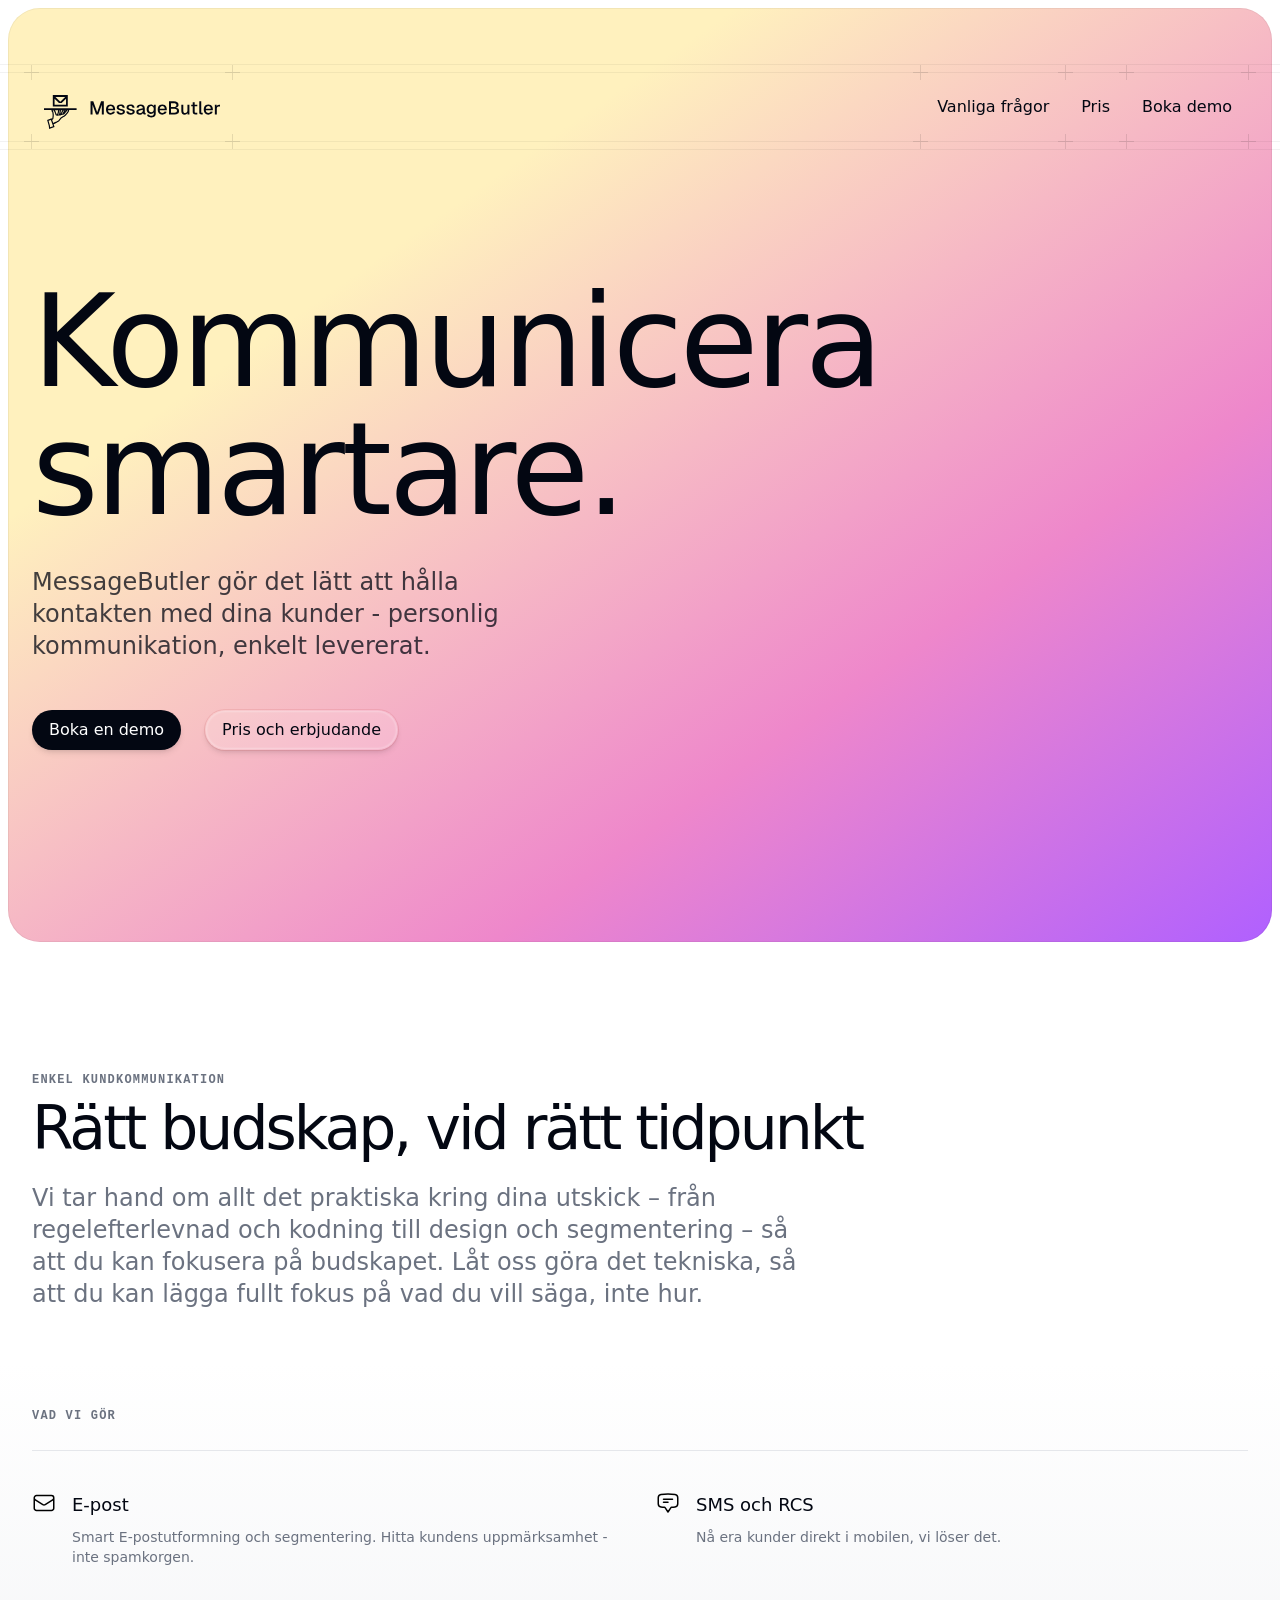
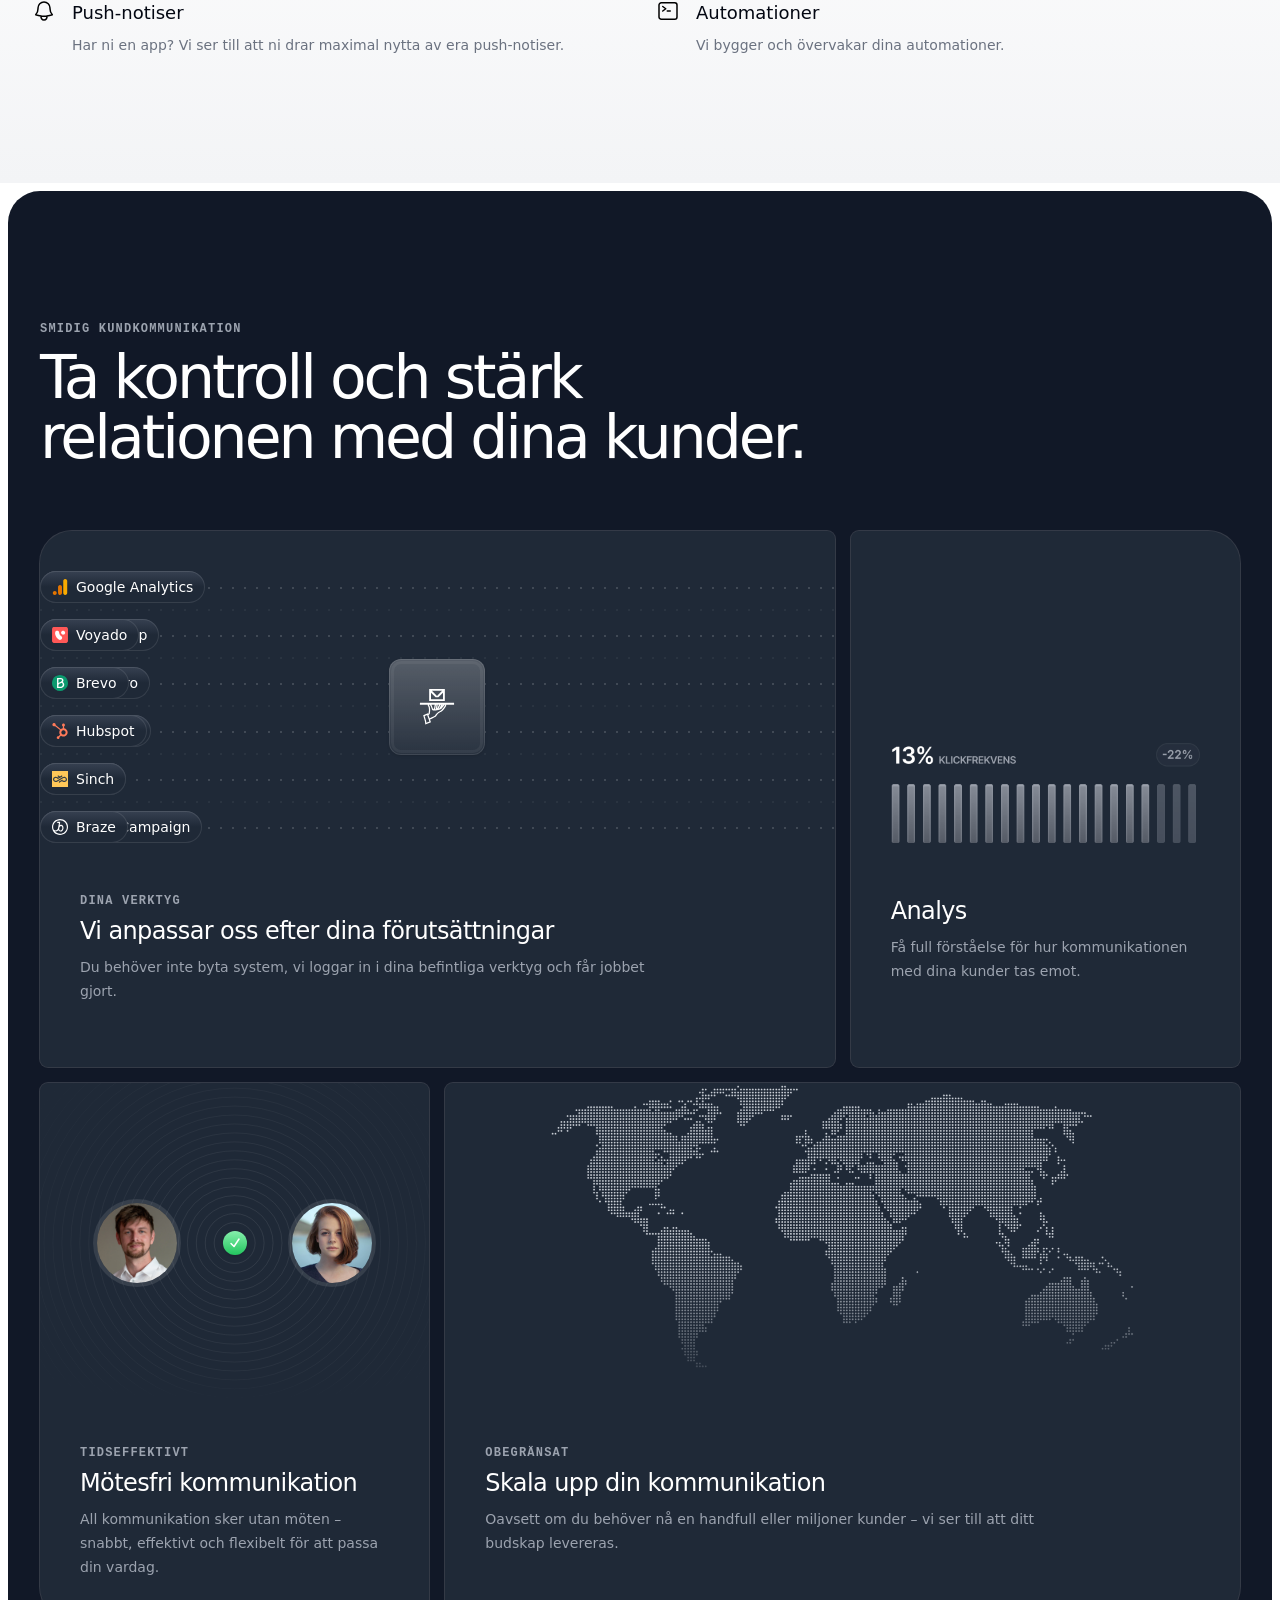
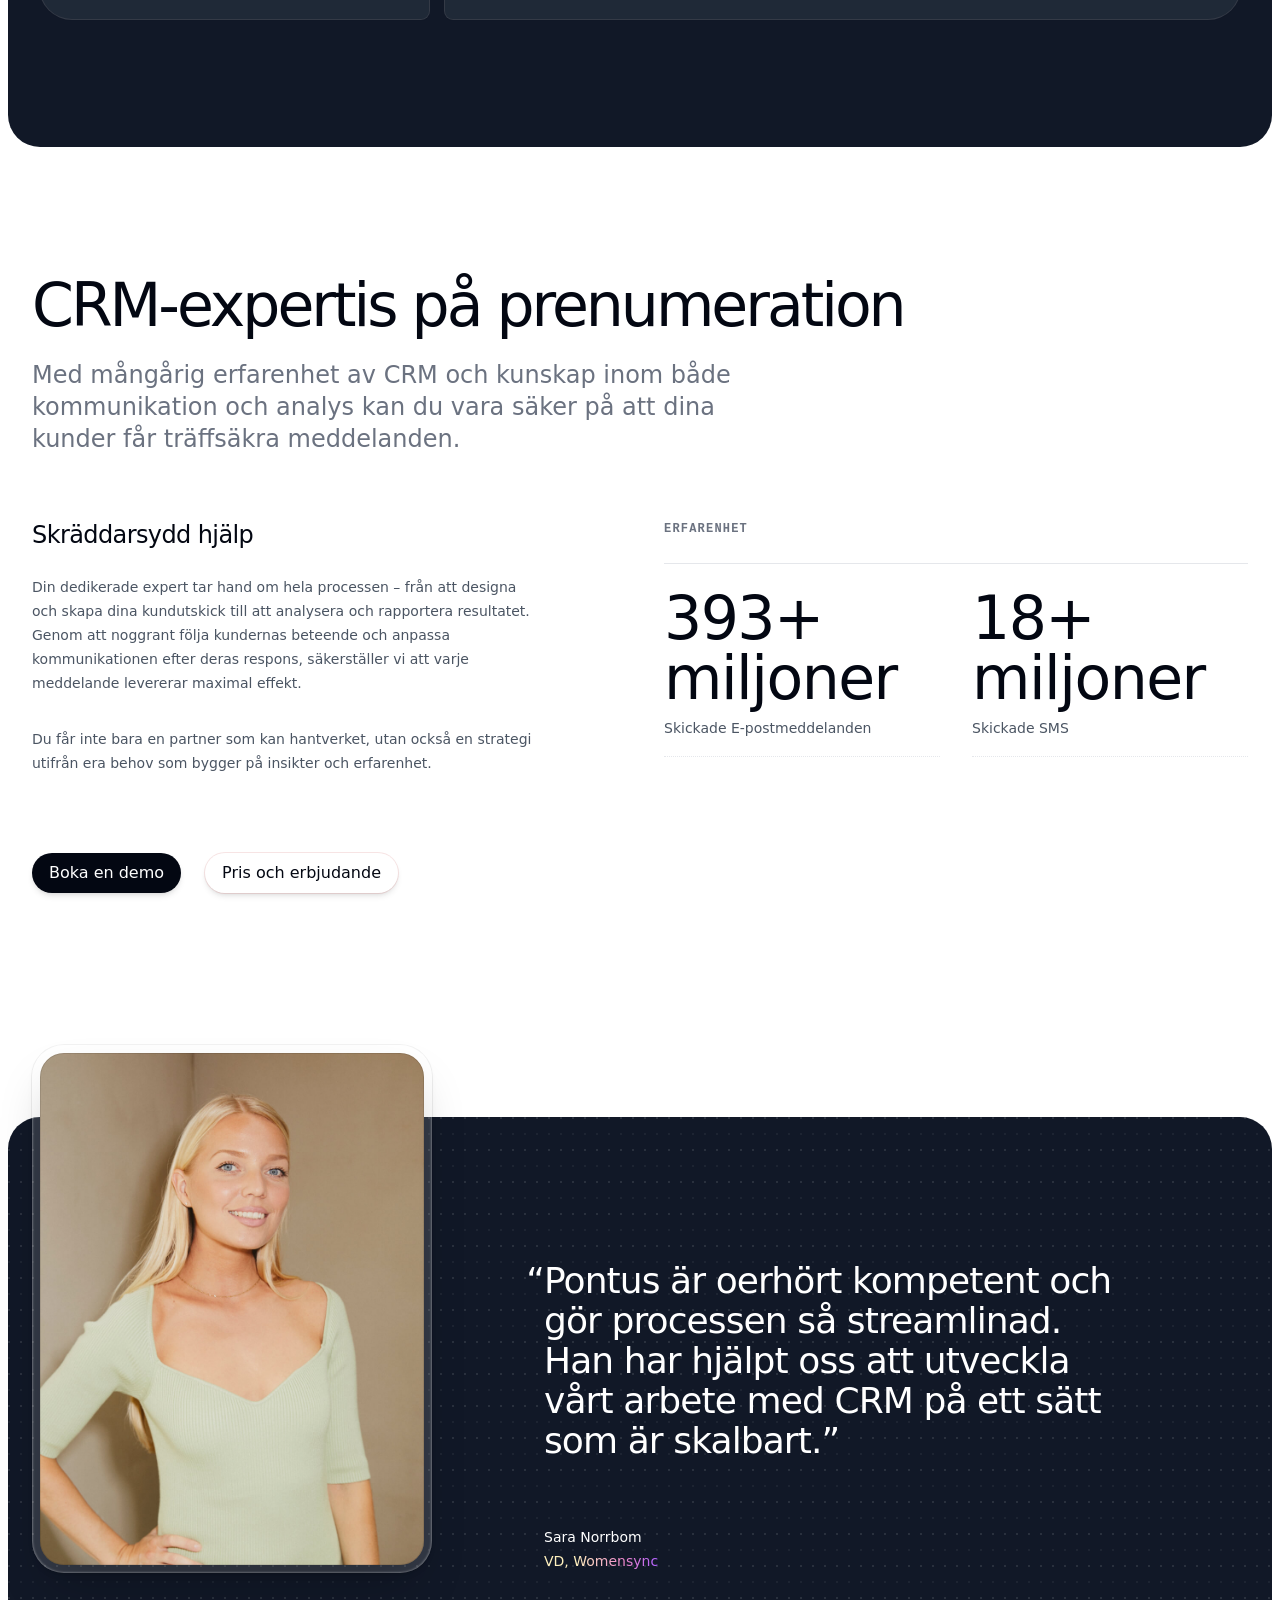
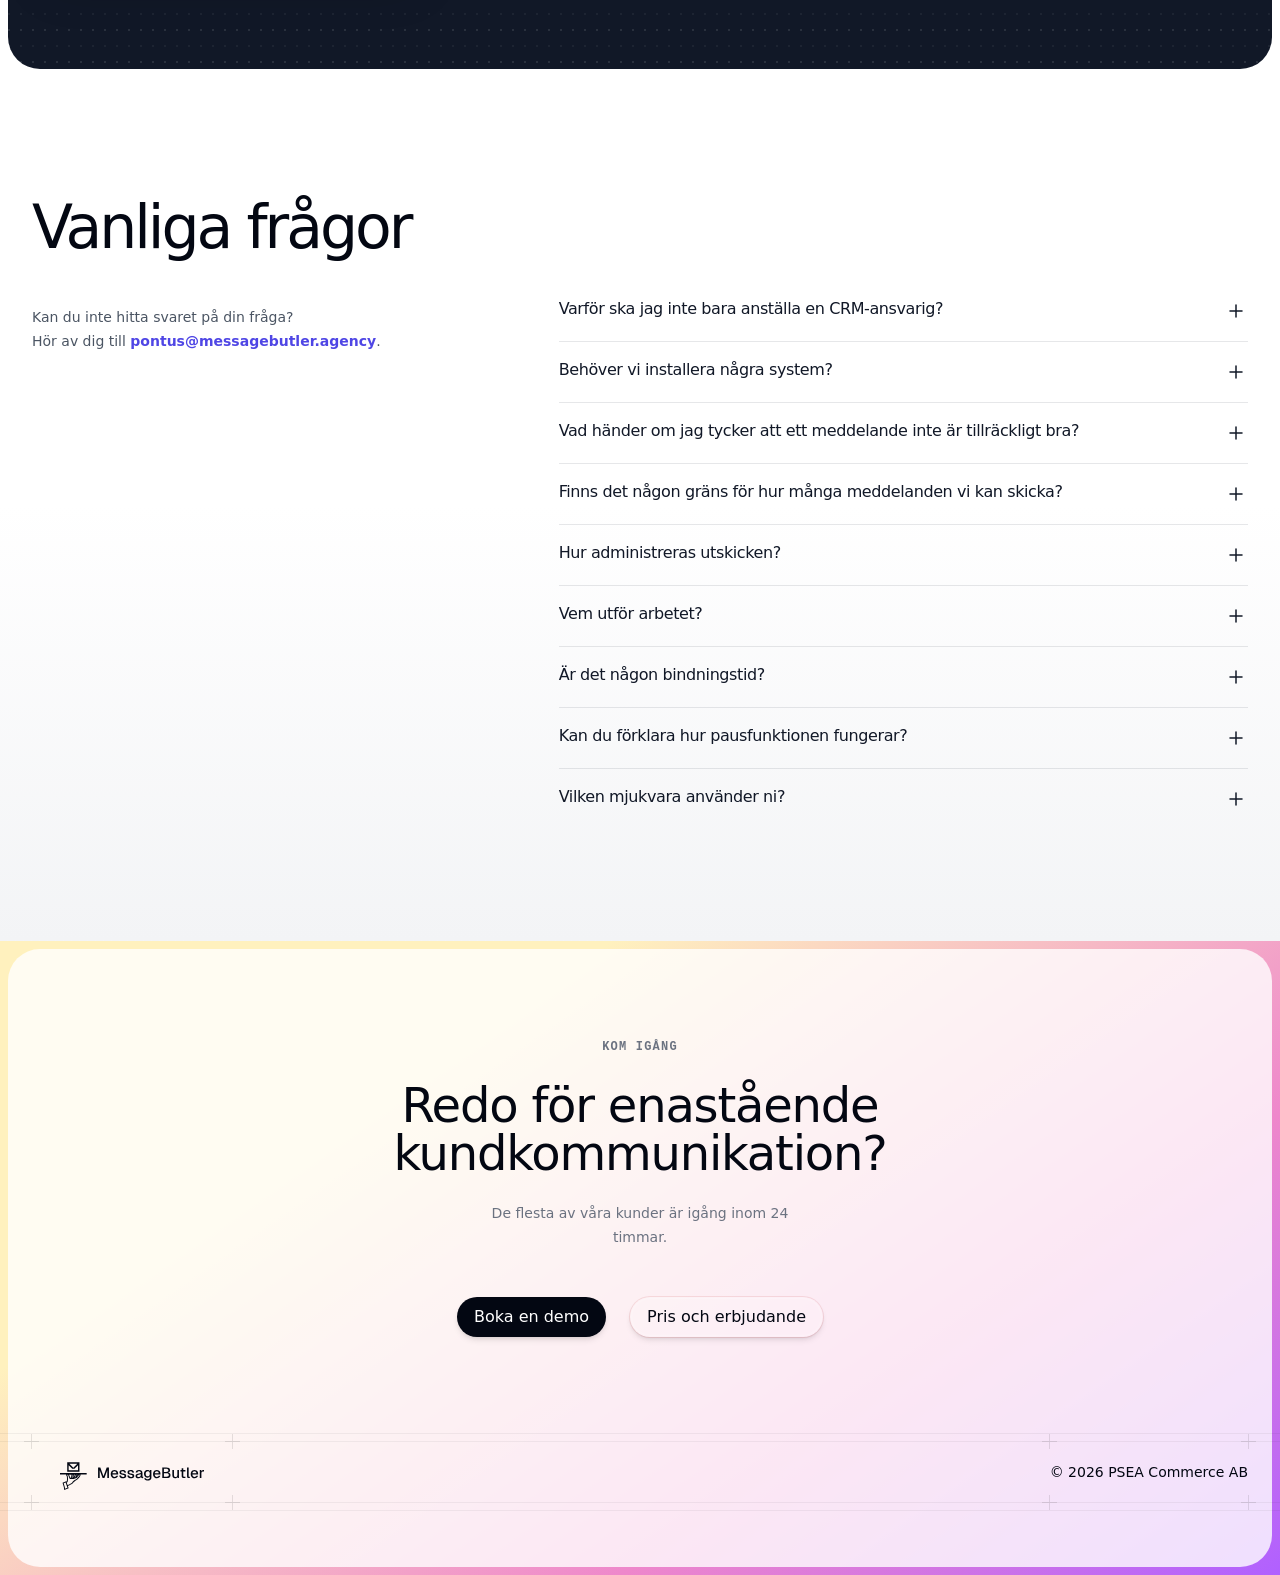
<file: index.html>
<!DOCTYPE html><html lang="sv"><head><meta charSet="utf-8"/><meta name="viewport" content="width=device-width, initial-scale=1"/><link rel="preload" as="image" href="/graphics/logo_with_text.svg"/><link rel="preload" as="image" href="/graphics/logo_icon_white.svg"/><link rel="preload" as="image" href="/logo-timeline/klaviyo.svg"/><link rel="preload" as="image" href="/logo-timeline/google-analytics.svg"/><link rel="preload" as="image" href="/logo-timeline/mailchimp.svg"/><link rel="preload" as="image" href="/logo-timeline/voyado.svg"/><link rel="preload" as="image" href="/logo-timeline/piwik-pro.svg"/><link rel="preload" as="image" href="/logo-timeline/brevo.svg"/><link rel="preload" as="image" href="/logo-timeline/mixpanel.svg"/><link rel="preload" as="image" href="/logo-timeline/hubspot.svg"/><link rel="stylesheet" href="/_next/static/css/382cfb4c0cfc24fa.css" data-precedence="next"/><link rel="preload" as="script" fetchPriority="low" href="/_next/static/chunks/webpack-216733f0519bfea9.js"/><script src="/_next/static/chunks/fd9d1056-dfe8469078bc1f1f.js" async=""></script><script src="/_next/static/chunks/117-865aaa9bb8614000.js" async=""></script><script src="/_next/static/chunks/main-app-35d0a45fd1e0c3f2.js" async=""></script><script src="/_next/static/chunks/c16f53c3-93f8e3589348adab.js" async=""></script><script src="/_next/static/chunks/3-229aa24c2e7b78bf.js" async=""></script><script src="/_next/static/chunks/807-2d854ca4bc47ef74.js" async=""></script><script src="/_next/static/chunks/app/page-06fb03cadad6c2e2.js" async=""></script><link rel="preload" as="image" href="/logo-timeline/twilio.svg"/><link rel="preload" as="image" href="/logo-timeline/sinch.svg"/><link rel="preload" as="image" href="/logo-timeline/active-campaign.svg"/><link rel="preload" as="image" href="/logo-timeline/braze.svg"/><link rel="preload" as="image" href="/graphics/analysis.png"/><link rel="preload" as="image" href="/linked-avatars/me.jpg"/><link rel="preload" as="image" href="/linked-avatars/manager.jpg"/><link rel="preload" as="image" href="/map/1.jpg"/><link rel="preload" as="image" href="/map/2.jpg"/><link rel="preload" as="image" href="/map/3.jpg"/><link rel="preload" as="image" href="/map/4.jpg"/><link rel="preload" as="image" href="/map/5.jpg"/><link rel="preload" as="image" href="/testimonials/sara.jpg"/><link rel="icon" href="/favicon.ico"/><meta property="og:title" content="MessageButler"/><meta property="og:description" content="CRM expertise on subscription."/><meta property="og:image" content="https://messagebutler.agency/og_image.png"/><meta property="og:url" content="https://messagebutler.agency/"/><meta property="og:type" content="website"/><title>MessageButler</title><meta name="description" content="MessageButler gör kundkommunikation enkel. Nå rätt kunder med rätt budskap vid rätt tidpunkt genom e-post, SMS och push-notiser."/><link rel="icon" href="/favicon.ico" type="image/x-icon" sizes="16x16"/><link rel="stylesheet" href="https://api.fontshare.com/css?f%5B%5D=switzer@400,500,600,700&amp;display=swap"/><script defer="" data-domain="messagebutler.agency" src="https://plausible.io/js/script.hash.tagged-events.js"></script><script>
              window.plausible = window.plausible || function() {
                (window.plausible.q = window.plausible.q || []).push(arguments)
              }
            </script><script src="/_next/static/chunks/polyfills-42372ed130431b0a.js" noModule=""></script></head><body class="text-gray-950 antialiased"><div class="overflow-hidden"><div class="relative"><div class="absolute inset-2 bottom-0 rounded-4xl ring-1 ring-inset ring-black/5 bg-[linear-gradient(115deg,var(--tw-gradient-stops))] from-[#fff1be] from-[28%] via-[#ee87cb] via-[70%] to-[#b060ff] sm:bg-[linear-gradient(145deg,var(--tw-gradient-stops))]"></div><div class="relative px-6 lg:px-8"><div class="mx-auto max-w-2xl lg:max-w-7xl"><header class="pt-12 sm:pt-16" data-headlessui-state=""><div class=""><div class="relative flex justify-between group/row relative isolate pt-[calc(theme(spacing.2)+1px)] last:pb-[calc(theme(spacing.2)+1px)]"><div aria-hidden="true" class="absolute inset-y-0 left-1/2 -z-10 w-screen -translate-x-1/2"><div class="absolute inset-x-0 top-0 border-t border-black/5"></div><div class="absolute inset-x-0 top-2 border-t border-black/5"></div><div class="absolute inset-x-0 bottom-0 hidden border-b border-black/5 group-last/row:block"></div><div class="absolute inset-x-0 bottom-2 hidden border-b border-black/5 group-last/row:block"></div></div><div class="relative flex gap-6"><div class="py-3 group/item relative"><svg viewBox="0 0 15 15" aria-hidden="true" class="hidden group-first/item:block absolute size-[15px] fill-black/10 -top-2 -left-2"><path d="M8 0H7V7H0V8H7V15H8V8H15V7H8V0Z"></path></svg><svg viewBox="0 0 15 15" aria-hidden="true" class="absolute size-[15px] fill-black/10 -top-2 -right-2"><path d="M8 0H7V7H0V8H7V15H8V8H15V7H8V0Z"></path></svg><svg viewBox="0 0 15 15" aria-hidden="true" class="hidden group-last/row:group-first/item:block absolute size-[15px] fill-black/10 -bottom-2 -left-2"><path d="M8 0H7V7H0V8H7V15H8V8H15V7H8V0Z"></path></svg><svg viewBox="0 0 15 15" aria-hidden="true" class="hidden group-last/row:block absolute size-[15px] fill-black/10 -bottom-2 -right-2"><path d="M8 0H7V7H0V8H7V15H8V8H15V7H8V0Z"></path></svg><a title="Home" data-headlessui-state="" href="/"><img src="/graphics/logo_with_text.svg" alt="MessageButler Logo" width="200" height="40" class="h-11 text-black" aria-label="MessageButler Logo"/></a></div></div><nav class="relative hidden lg:flex"><div class="relative flex group/item relative"><svg viewBox="0 0 15 15" aria-hidden="true" class="hidden group-first/item:block absolute size-[15px] fill-black/10 -top-2 -left-2"><path d="M8 0H7V7H0V8H7V15H8V8H15V7H8V0Z"></path></svg><svg viewBox="0 0 15 15" aria-hidden="true" class="absolute size-[15px] fill-black/10 -top-2 -right-2"><path d="M8 0H7V7H0V8H7V15H8V8H15V7H8V0Z"></path></svg><svg viewBox="0 0 15 15" aria-hidden="true" class="hidden group-last/row:group-first/item:block absolute size-[15px] fill-black/10 -bottom-2 -left-2"><path d="M8 0H7V7H0V8H7V15H8V8H15V7H8V0Z"></path></svg><svg viewBox="0 0 15 15" aria-hidden="true" class="hidden group-last/row:block absolute size-[15px] fill-black/10 -bottom-2 -right-2"><path d="M8 0H7V7H0V8H7V15H8V8H15V7H8V0Z"></path></svg><a class="flex items-center px-4 py-3 text-base font-medium text-gray-950 bg-blend-multiply hover:bg-black/[2.5%]" data-headlessui-state="" href="/#faq">Vanliga frågor</a></div><div class="relative flex group/item relative"><svg viewBox="0 0 15 15" aria-hidden="true" class="hidden group-first/item:block absolute size-[15px] fill-black/10 -top-2 -left-2"><path d="M8 0H7V7H0V8H7V15H8V8H15V7H8V0Z"></path></svg><svg viewBox="0 0 15 15" aria-hidden="true" class="absolute size-[15px] fill-black/10 -top-2 -right-2"><path d="M8 0H7V7H0V8H7V15H8V8H15V7H8V0Z"></path></svg><svg viewBox="0 0 15 15" aria-hidden="true" class="hidden group-last/row:group-first/item:block absolute size-[15px] fill-black/10 -bottom-2 -left-2"><path d="M8 0H7V7H0V8H7V15H8V8H15V7H8V0Z"></path></svg><svg viewBox="0 0 15 15" aria-hidden="true" class="hidden group-last/row:block absolute size-[15px] fill-black/10 -bottom-2 -right-2"><path d="M8 0H7V7H0V8H7V15H8V8H15V7H8V0Z"></path></svg><a class="flex items-center px-4 py-3 text-base font-medium text-gray-950 bg-blend-multiply hover:bg-black/[2.5%]" data-headlessui-state="" href="/pricing">Pris</a></div><div class="relative flex group/item relative"><svg viewBox="0 0 15 15" aria-hidden="true" class="hidden group-first/item:block absolute size-[15px] fill-black/10 -top-2 -left-2"><path d="M8 0H7V7H0V8H7V15H8V8H15V7H8V0Z"></path></svg><svg viewBox="0 0 15 15" aria-hidden="true" class="absolute size-[15px] fill-black/10 -top-2 -right-2"><path d="M8 0H7V7H0V8H7V15H8V8H15V7H8V0Z"></path></svg><svg viewBox="0 0 15 15" aria-hidden="true" class="hidden group-last/row:group-first/item:block absolute size-[15px] fill-black/10 -bottom-2 -left-2"><path d="M8 0H7V7H0V8H7V15H8V8H15V7H8V0Z"></path></svg><svg viewBox="0 0 15 15" aria-hidden="true" class="hidden group-last/row:block absolute size-[15px] fill-black/10 -bottom-2 -right-2"><path d="M8 0H7V7H0V8H7V15H8V8H15V7H8V0Z"></path></svg><a class="flex items-center px-4 py-3 text-base font-medium text-gray-950 bg-blend-multiply hover:bg-black/[2.5%]" data-headlessui-state="" href="/demo">Boka demo</a></div></nav><button class="flex size-12 items-center justify-center self-center rounded-lg hover:bg-black/5 lg:hidden" aria-label="Open main menu" id="headlessui-disclosure-button-:Rsm6fkq:" type="button" aria-expanded="false" data-headlessui-state=""><svg xmlns="http://www.w3.org/2000/svg" viewBox="0 0 24 24" fill="currentColor" aria-hidden="true" data-slot="icon" class="size-6"><path fill-rule="evenodd" d="M3 9a.75.75 0 0 1 .75-.75h16.5a.75.75 0 0 1 0 1.5H3.75A.75.75 0 0 1 3 9Zm0 6.75a.75.75 0 0 1 .75-.75h16.5a.75.75 0 0 1 0 1.5H3.75a.75.75 0 0 1-.75-.75Z" clip-rule="evenodd"></path></svg></button></div></div></header><div class="pb-24 pt-16 sm:pb-32 sm:pt-24 md:pb-48 md:pt-32"><h1 class="font-display text-balance text-5xl font-medium tracking-tight text-gray-950 sm:text-7xl md:text-8xl lg:text-9xl">Kommunicera smartare.</h1><p class="mt-8 max-w-lg text-xl/7 font-medium text-gray-950/75 sm:text-2xl/8">MessageButler gör det lätt att hålla kontakten med dina kunder - personlig kommunikation, enkelt levererat.</p><div class="mt-12 flex flex-col gap-x-6 gap-y-4 sm:flex-row"><a class="inline-flex items-center justify-center px-4 py-[calc(theme(spacing.2)-1px)] rounded-full border border-transparent bg-gray-950 shadow-md whitespace-nowrap text-base font-medium text-white data-[disabled]:bg-gray-950 data-[hover]:bg-gray-800 data-[disabled]:opacity-40" data-headlessui-state="" href="/demo">Boka en demo</a><a class="relative inline-flex items-center justify-center px-4 py-[calc(theme(spacing.2)-1px)] rounded-full border border-transparent bg-white/15 shadow-md ring-1 ring-[#D15052]/15 after:absolute after:inset-0 after:rounded-full after:shadow-[inset_0_0_2px_1px_#ffffff4d] whitespace-nowrap text-base font-medium text-gray-950 data-[disabled]:bg-white/15 data-[hover]:bg-white/20 data-[disabled]:opacity-40" data-headlessui-state="" href="/pricing">Pris och erbjudande</a></div></div></div></div></div><main><div class="bg-gradient-to-b from-white from-50% to-gray-100"><div class="py-32 px-6 lg:px-8"><div class="mx-auto max-w-2xl lg:max-w-7xl"><h2 class="font-mono text-xs/5 font-semibold uppercase tracking-widest text-gray-500 data-[dark]:text-gray-400">Enkel kundkommunikation</h2><h3 class="mt-2 text-pretty text-4xl font-medium tracking-tighter text-gray-950 data-[dark]:text-white sm:text-6xl">Rätt budskap, vid rätt tidpunkt</h3><p class="mt-6 max-w-3xl text-2xl font-medium text-gray-500">Vi tar hand om allt det praktiska kring dina utskick – från regelefterlevnad och kodning till design och segmentering – så att du kan fokusera på budskapet. Låt oss göra det tekniska, så att du kan lägga fullt fokus på vad du vill säga, inte hur.</p><h3 class="mt-24 font-mono text-xs/5 font-semibold uppercase tracking-widest text-gray-500 data-[dark]:text-gray-400">Vad vi gör</h3><hr class="mt-6 border-t border-gray-200"/><ul role="list" class="mx-auto mt-10 grid grid-cols-1 gap-8 lg:grid-cols-2"><li class="flex items-start gap-4"><svg xmlns="http://www.w3.org/2000/svg" fill="none" viewBox="0 0 24 24" stroke-width="1.5" stroke="currentColor" aria-hidden="true" data-slot="icon" class="size-6 text-black flex-shrink-0"><path stroke-linecap="round" stroke-linejoin="round" d="M21.75 6.75v10.5a2.25 2.25 0 0 1-2.25 2.25h-15a2.25 2.25 0 0 1-2.25-2.25V6.75m19.5 0A2.25 2.25 0 0 0 19.5 4.5h-15a2.25 2.25 0 0 0-2.25 2.25m19.5 0v.243a2.25 2.25 0 0 1-1.07 1.916l-7.5 4.615a2.25 2.25 0 0 1-2.36 0L3.32 8.91a2.25 2.25 0 0 1-1.07-1.916V6.75"></path></svg><div><h4 class="font-medium text-lg">E-post</h4><p class="mt-2 text-sm text-gray-500">Smart E-postutformning och segmentering. Hitta kundens uppmärksamhet - inte spamkorgen.</p></div></li><li class="flex items-start gap-4"><svg xmlns="http://www.w3.org/2000/svg" fill="none" viewBox="0 0 24 24" stroke-width="1.5" stroke="currentColor" aria-hidden="true" data-slot="icon" class="size-6 text-black flex-shrink-0"><path stroke-linecap="round" stroke-linejoin="round" d="M7.5 8.25h9m-9 3H12m-9.75 1.51c0 1.6 1.123 2.994 2.707 3.227 1.129.166 2.27.293 3.423.379.35.026.67.21.865.501L12 21l2.755-4.133a1.14 1.14 0 0 1 .865-.501 48.172 48.172 0 0 0 3.423-.379c1.584-.233 2.707-1.626 2.707-3.228V6.741c0-1.602-1.123-2.995-2.707-3.228A48.394 48.394 0 0 0 12 3c-2.392 0-4.744.175-7.043.513C3.373 3.746 2.25 5.14 2.25 6.741v6.018Z"></path></svg><div><h4 class="font-medium text-lg">SMS och RCS</h4><p class="mt-2 text-sm text-gray-500">Nå era kunder direkt i mobilen, vi löser det.</p></div></li><li class="flex items-start gap-4"><svg xmlns="http://www.w3.org/2000/svg" fill="none" viewBox="0 0 24 24" stroke-width="1.5" stroke="currentColor" aria-hidden="true" data-slot="icon" class="size-6 text-black flex-shrink-0"><path stroke-linecap="round" stroke-linejoin="round" d="M14.857 17.082a23.848 23.848 0 0 0 5.454-1.31A8.967 8.967 0 0 1 18 9.75V9A6 6 0 0 0 6 9v.75a8.967 8.967 0 0 1-2.312 6.022c1.733.64 3.56 1.085 5.455 1.31m5.714 0a24.255 24.255 0 0 1-5.714 0m5.714 0a3 3 0 1 1-5.714 0"></path></svg><div><h4 class="font-medium text-lg">Push-notiser</h4><p class="mt-2 text-sm text-gray-500">Har ni en app? Vi ser till att ni drar maximal nytta av era push-notiser.</p></div></li><li class="flex items-start gap-4"><svg xmlns="http://www.w3.org/2000/svg" fill="none" viewBox="0 0 24 24" stroke-width="1.5" stroke="currentColor" aria-hidden="true" data-slot="icon" class="size-6 text-black flex-shrink-0"><path stroke-linecap="round" stroke-linejoin="round" d="m6.75 7.5 3 2.25-3 2.25m4.5 0h3m-9 8.25h13.5A2.25 2.25 0 0 0 21 18V6a2.25 2.25 0 0 0-2.25-2.25H5.25A2.25 2.25 0 0 0 3 6v12a2.25 2.25 0 0 0 2.25 2.25Z"></path></svg><div><h4 class="font-medium text-lg">Automationer</h4><p class="mt-2 text-sm text-gray-500">Vi bygger och övervakar dina automationer.</p></div></li></ul></div></div></div><div class="mx-2 mt-2 rounded-4xl bg-gray-900 py-32"><div class="px-6 lg:px-8"><div class="mx-auto max-w-2xl lg:max-w-7xl"><h2 data-dark="true" class="font-mono text-xs/5 font-semibold uppercase tracking-widest text-gray-500 data-[dark]:text-gray-400">Smidig kundkommunikation</h2><h3 data-dark="true" class="mt-2 max-w-3xl text-pretty text-4xl font-medium tracking-tighter text-gray-950 data-[dark]:text-white sm:text-6xl">Ta kontroll och stärk relationen med dina kunder.</h3><div class="mt-10 grid grid-cols-1 gap-4 sm:mt-16 lg:grid-cols-6 lg:grid-rows-2"><div data-dark="true" class="z-10 !overflow-visible lg:col-span-4 lg:rounded-tl-4xl group relative flex flex-col overflow-hidden rounded-lg bg-white shadow-sm ring-1 ring-black/5 data-[dark]:bg-gray-800 data-[dark]:ring-white/15"><div class="relative h-80 shrink-0"><div aria-hidden="true" class="relative h-full overflow-hidden"><div class="absolute inset-0 top-8 z-10 flex items-center justify-center"><div class="absolute inset-0 backdrop-blur-md" style="mask-image:url(&#x27;data:image/svg+xml,&lt;svg width=&quot;96&quot; height=&quot;96&quot; viewBox=&quot;0 0 96 96&quot; fill=&quot;none&quot; xmlns=&quot;http://www.w3.org/2000/svg&quot;&gt;&lt;rect width=&quot;96&quot; height=&quot;96&quot; rx=&quot;12&quot; fill=&quot;black&quot;/&gt;&lt;/svg&gt;&#x27;);mask-position:center;mask-repeat:no-repeat"></div><div class="relative flex size-24 items-center justify-center rounded-xl bg-gradient-to-t from-white/5 to-white/25 shadow outline outline-offset-[-5px] outline-white/5 ring-1 ring-inset ring-white/10"><img src="/graphics/logo_icon_white.svg" alt="MessageButler Icon" width="74" height="78" class="h-9 fill-white text-white" aria-label="MessageButler Icon"/></div></div><div class="absolute inset-0 grid grid-cols-1 pt-8 [container-type:inline-size]"><div class="group relative"><div class="absolute inset-x-0 top-1/2 h-0.5 bg-gradient-to-r from-white/15 from-[2px] to-[2px] bg-[length:12px_100%]"></div><div class="absolute inset-x-0 bottom-0 h-0.5 bg-gradient-to-r from-white/5 from-[2px] to-[2px] bg-[length:12px_100%] group-last:hidden"></div><div class="[animation-delay:-26s] [animation-duration:30s] absolute top-2 grid grid-cols-[1rem,1fr] items-center gap-2 whitespace-nowrap px-3 py-1 rounded-full bg-gradient-to-t from-gray-800 from-50% to-gray-700 ring-1 ring-inset ring-white/10 [--move-x-from:-100%] [--move-x-to:calc(100%+100cqw)] [animation-iteration-count:infinite] [animation-name:move-x] [animation-play-state:paused] [animation-timing-function:linear] group-hover:[animation-play-state:running]"><img alt="" src="/logo-timeline/klaviyo.svg" class="size-4"/><span class="text-sm/6 font-medium text-white">Klaviyo</span></div><div class="[animation-delay:-8s] [animation-duration:30s] absolute top-2 grid grid-cols-[1rem,1fr] items-center gap-2 whitespace-nowrap px-3 py-1 rounded-full bg-gradient-to-t from-gray-800 from-50% to-gray-700 ring-1 ring-inset ring-white/10 [--move-x-from:-100%] [--move-x-to:calc(100%+100cqw)] [animation-iteration-count:infinite] [animation-name:move-x] [animation-play-state:paused] [animation-timing-function:linear] group-hover:[animation-play-state:running]"><img alt="" src="/logo-timeline/google-analytics.svg" class="size-4"/><span class="text-sm/6 font-medium text-white">Google Analytics</span></div></div><div class="group relative"><div class="absolute inset-x-0 top-1/2 h-0.5 bg-gradient-to-r from-white/15 from-[2px] to-[2px] bg-[length:12px_100%]"></div><div class="absolute inset-x-0 bottom-0 h-0.5 bg-gradient-to-r from-white/5 from-[2px] to-[2px] bg-[length:12px_100%] group-last:hidden"></div><div class="[animation-delay:-40s] [animation-duration:40s] absolute top-2 grid grid-cols-[1rem,1fr] items-center gap-2 whitespace-nowrap px-3 py-1 rounded-full bg-gradient-to-t from-gray-800 from-50% to-gray-700 ring-1 ring-inset ring-white/10 [--move-x-from:-100%] [--move-x-to:calc(100%+100cqw)] [animation-iteration-count:infinite] [animation-name:move-x] [animation-play-state:paused] [animation-timing-function:linear] group-hover:[animation-play-state:running]"><img alt="" src="/logo-timeline/mailchimp.svg" class="size-4"/><span class="text-sm/6 font-medium text-white">Mailchimp</span></div><div class="[animation-delay:-20s] [animation-duration:40s] absolute top-2 grid grid-cols-[1rem,1fr] items-center gap-2 whitespace-nowrap px-3 py-1 rounded-full bg-gradient-to-t from-gray-800 from-50% to-gray-700 ring-1 ring-inset ring-white/10 [--move-x-from:-100%] [--move-x-to:calc(100%+100cqw)] [animation-iteration-count:infinite] [animation-name:move-x] [animation-play-state:paused] [animation-timing-function:linear] group-hover:[animation-play-state:running]"><img alt="" src="/logo-timeline/voyado.svg" class="size-4"/><span class="text-sm/6 font-medium text-white">Voyado</span></div></div><div class="group relative"><div class="absolute inset-x-0 top-1/2 h-0.5 bg-gradient-to-r from-white/15 from-[2px] to-[2px] bg-[length:12px_100%]"></div><div class="absolute inset-x-0 bottom-0 h-0.5 bg-gradient-to-r from-white/5 from-[2px] to-[2px] bg-[length:12px_100%] group-last:hidden"></div><div class="[animation-delay:-10s] [animation-duration:40s] absolute top-2 grid grid-cols-[1rem,1fr] items-center gap-2 whitespace-nowrap px-3 py-1 rounded-full bg-gradient-to-t from-gray-800 from-50% to-gray-700 ring-1 ring-inset ring-white/10 [--move-x-from:-100%] [--move-x-to:calc(100%+100cqw)] [animation-iteration-count:infinite] [animation-name:move-x] [animation-play-state:paused] [animation-timing-function:linear] group-hover:[animation-play-state:running]"><img alt="" src="/logo-timeline/piwik-pro.svg" class="size-4"/><span class="text-sm/6 font-medium text-white">Piwik Pro</span></div><div class="[animation-delay:-32s] [animation-duration:40s] absolute top-2 grid grid-cols-[1rem,1fr] items-center gap-2 whitespace-nowrap px-3 py-1 rounded-full bg-gradient-to-t from-gray-800 from-50% to-gray-700 ring-1 ring-inset ring-white/10 [--move-x-from:-100%] [--move-x-to:calc(100%+100cqw)] [animation-iteration-count:infinite] [animation-name:move-x] [animation-play-state:paused] [animation-timing-function:linear] group-hover:[animation-play-state:running]"><img alt="" src="/logo-timeline/brevo.svg" class="size-4"/><span class="text-sm/6 font-medium text-white">Brevo</span></div></div><div class="group relative"><div class="absolute inset-x-0 top-1/2 h-0.5 bg-gradient-to-r from-white/15 from-[2px] to-[2px] bg-[length:12px_100%]"></div><div class="absolute inset-x-0 bottom-0 h-0.5 bg-gradient-to-r from-white/5 from-[2px] to-[2px] bg-[length:12px_100%] group-last:hidden"></div><div class="[animation-delay:-45s] [animation-duration:45s] absolute top-2 grid grid-cols-[1rem,1fr] items-center gap-2 whitespace-nowrap px-3 py-1 rounded-full bg-gradient-to-t from-gray-800 from-50% to-gray-700 ring-1 ring-inset ring-white/10 [--move-x-from:-100%] [--move-x-to:calc(100%+100cqw)] [animation-iteration-count:infinite] [animation-name:move-x] [animation-play-state:paused] [animation-timing-function:linear] group-hover:[animation-play-state:running]"><img alt="" src="/logo-timeline/mixpanel.svg" class="size-4"/><span class="text-sm/6 font-medium text-white">Mixpanel</span></div><div class="[animation-delay:-23s] [animation-duration:45s] absolute top-2 grid grid-cols-[1rem,1fr] items-center gap-2 whitespace-nowrap px-3 py-1 rounded-full bg-gradient-to-t from-gray-800 from-50% to-gray-700 ring-1 ring-inset ring-white/10 [--move-x-from:-100%] [--move-x-to:calc(100%+100cqw)] [animation-iteration-count:infinite] [animation-name:move-x] [animation-play-state:paused] [animation-timing-function:linear] group-hover:[animation-play-state:running]"><img alt="" src="/logo-timeline/hubspot.svg" class="size-4"/><span class="text-sm/6 font-medium text-white">Hubspot</span></div></div><div class="group relative"><div class="absolute inset-x-0 top-1/2 h-0.5 bg-gradient-to-r from-white/15 from-[2px] to-[2px] bg-[length:12px_100%]"></div><div class="absolute inset-x-0 bottom-0 h-0.5 bg-gradient-to-r from-white/5 from-[2px] to-[2px] bg-[length:12px_100%] group-last:hidden"></div><div class="[animation-delay:-55s] [animation-duration:60s] absolute top-2 grid grid-cols-[1rem,1fr] items-center gap-2 whitespace-nowrap px-3 py-1 rounded-full bg-gradient-to-t from-gray-800 from-50% to-gray-700 ring-1 ring-inset ring-white/10 [--move-x-from:-100%] [--move-x-to:calc(100%+100cqw)] [animation-iteration-count:infinite] [animation-name:move-x] [animation-play-state:paused] [animation-timing-function:linear] group-hover:[animation-play-state:running]"><img alt="" src="/logo-timeline/twilio.svg" class="size-4"/><span class="text-sm/6 font-medium text-white">Twilio</span></div><div class="[animation-delay:-20s] [animation-duration:60s] absolute top-2 grid grid-cols-[1rem,1fr] items-center gap-2 whitespace-nowrap px-3 py-1 rounded-full bg-gradient-to-t from-gray-800 from-50% to-gray-700 ring-1 ring-inset ring-white/10 [--move-x-from:-100%] [--move-x-to:calc(100%+100cqw)] [animation-iteration-count:infinite] [animation-name:move-x] [animation-play-state:paused] [animation-timing-function:linear] group-hover:[animation-play-state:running]"><img alt="" src="/logo-timeline/sinch.svg" class="size-4"/><span class="text-sm/6 font-medium text-white">Sinch</span></div></div><div class="group relative"><div class="absolute inset-x-0 top-1/2 h-0.5 bg-gradient-to-r from-white/15 from-[2px] to-[2px] bg-[length:12px_100%]"></div><div class="absolute inset-x-0 bottom-0 h-0.5 bg-gradient-to-r from-white/5 from-[2px] to-[2px] bg-[length:12px_100%] group-last:hidden"></div><div class="[animation-delay:-9s] [animation-duration:40s] absolute top-2 grid grid-cols-[1rem,1fr] items-center gap-2 whitespace-nowrap px-3 py-1 rounded-full bg-gradient-to-t from-gray-800 from-50% to-gray-700 ring-1 ring-inset ring-white/10 [--move-x-from:-100%] [--move-x-to:calc(100%+100cqw)] [animation-iteration-count:infinite] [animation-name:move-x] [animation-play-state:paused] [animation-timing-function:linear] group-hover:[animation-play-state:running]"><img alt="" src="/logo-timeline/active-campaign.svg" class="size-4"/><span class="text-sm/6 font-medium text-white">ActiveCampaign</span></div><div class="[animation-delay:-28s] [animation-duration:40s] absolute top-2 grid grid-cols-[1rem,1fr] items-center gap-2 whitespace-nowrap px-3 py-1 rounded-full bg-gradient-to-t from-gray-800 from-50% to-gray-700 ring-1 ring-inset ring-white/10 [--move-x-from:-100%] [--move-x-to:calc(100%+100cqw)] [animation-iteration-count:infinite] [animation-name:move-x] [animation-play-state:paused] [animation-timing-function:linear] group-hover:[animation-play-state:running]"><img alt="" src="/logo-timeline/braze.svg" class="size-4"/><span class="text-sm/6 font-medium text-white">Braze</span></div></div></div></div></div><div class="relative p-10"><h3 data-dark="true" class="font-mono text-xs/5 font-semibold uppercase tracking-widest text-gray-500 data-[dark]:text-gray-400">Dina verktyg</h3><p class="mt-1 text-2xl/8 font-medium tracking-tight text-gray-950 group-data-[dark]:text-white">Vi anpassar oss efter dina förutsättningar</p><p class="mt-2 max-w-[600px] text-sm/6 text-gray-600 group-data-[dark]:text-gray-400">Du behöver inte byta system, vi loggar in i dina befintliga verktyg och får jobbet gjort.</p></div></div><div data-dark="true" class="z-10 !overflow-visible lg:col-span-2 lg:rounded-tr-4xl group relative flex flex-col overflow-hidden rounded-lg bg-white shadow-sm ring-1 ring-black/5 data-[dark]:bg-gray-800 data-[dark]:ring-white/15"><div class="relative h-80 shrink-0"><div class="relative flex flex-col justify-end h-full px-8 max-lg:pb-12 max-lg:pt-10 sm:px-10 pb-2"><img class="w-full" src="/graphics/analysis.png" alt="Analys Graphic"/></div></div><div class="relative p-10"><h3 data-dark="true" class="font-mono text-xs/5 font-semibold uppercase tracking-widest text-gray-500 data-[dark]:text-gray-400"></h3><p class="mt-1 text-2xl/8 font-medium tracking-tight text-gray-950 group-data-[dark]:text-white">Analys</p><p class="mt-2 max-w-[600px] text-sm/6 text-gray-600 group-data-[dark]:text-gray-400">Få full förståelse för hur kommunikationen med dina kunder tas emot.</p></div></div><div data-dark="true" class="lg:col-span-2 lg:rounded-bl-4xl group relative flex flex-col overflow-hidden rounded-lg bg-white shadow-sm ring-1 ring-black/5 data-[dark]:bg-gray-800 data-[dark]:ring-white/15"><div class="relative h-80 shrink-0"><div aria-hidden="true" class="isolate mx-auto grid h-full grid-cols-1"><svg viewBox="0 0 500 500" fill="none" class="col-start-1 row-start-1 size-full [mask-composite:intersect] [mask-image:linear-gradient(to_bottom,black_90%,transparent),radial-gradient(circle,rgba(0,0,0,1)_0%,rgba(0,0,0,0)_100%)]"><circle cx="250" cy="250" r="4" class="stroke-white" stroke-opacity="0.15"></circle><circle cx="250" cy="250" r="18" class="stroke-white" stroke-opacity="0.15"></circle><circle cx="250" cy="250" r="32" class="stroke-white" stroke-opacity="0.15"></circle><circle cx="250" cy="250" r="46" class="stroke-white" stroke-opacity="0.15"></circle><circle cx="250" cy="250" r="60" class="stroke-white" stroke-opacity="0.15"></circle><circle cx="250" cy="250" r="74" class="stroke-white" stroke-opacity="0.15"></circle><circle cx="250" cy="250" r="88" class="stroke-white" stroke-opacity="0.15"></circle><circle cx="250" cy="250" r="102" class="stroke-white" stroke-opacity="0.15"></circle><circle cx="250" cy="250" r="116" class="stroke-white" stroke-opacity="0.15"></circle><circle cx="250" cy="250" r="130" class="stroke-white" stroke-opacity="0.15"></circle><circle cx="250" cy="250" r="144" class="stroke-white" stroke-opacity="0.15"></circle><circle cx="250" cy="250" r="158" class="stroke-white" stroke-opacity="0.15"></circle><circle cx="250" cy="250" r="172" class="stroke-white" stroke-opacity="0.15"></circle><circle cx="250" cy="250" r="186" class="stroke-white" stroke-opacity="0.15"></circle><circle cx="250" cy="250" r="200" class="stroke-white" stroke-opacity="0.15"></circle><circle cx="250" cy="250" r="214" class="stroke-white" stroke-opacity="0.15"></circle><circle cx="250" cy="250" r="228" class="stroke-white" stroke-opacity="0.15"></circle><circle cx="250" cy="250" r="242" class="stroke-white" stroke-opacity="0.15"></circle><circle cx="250" cy="250" r="256" class="stroke-white" stroke-opacity="0.15"></circle><circle cx="250" cy="250" r="270" class="stroke-white" stroke-opacity="0.15"></circle><circle cx="250" cy="250" r="284" class="stroke-white" stroke-opacity="0.15"></circle><circle cx="250" cy="250" r="298" class="stroke-white" stroke-opacity="0.15"></circle><circle cx="250" cy="250" r="312" class="stroke-white" stroke-opacity="0.15"></circle><circle cx="250" cy="250" r="326" class="stroke-white" stroke-opacity="0.15"></circle><circle cx="250" cy="250" r="340" class="stroke-white" stroke-opacity="0.15"></circle><circle cx="250" cy="250" r="354" class="stroke-white" stroke-opacity="0.15"></circle><circle cx="250" cy="250" r="368" class="stroke-white" stroke-opacity="0.15"></circle><circle cx="250" cy="250" r="382" class="stroke-white" stroke-opacity="0.15"></circle><circle cx="250" cy="250" r="396" class="stroke-white" stroke-opacity="0.15"></circle><circle cx="250" cy="250" r="410" class="stroke-white" stroke-opacity="0.15"></circle><circle cx="250" cy="250" r="424" class="stroke-white" stroke-opacity="0.15"></circle><circle cx="250" cy="250" r="438" class="stroke-white" stroke-opacity="0.15"></circle><circle cx="250" cy="250" r="452" class="stroke-white" stroke-opacity="0.15"></circle><circle cx="250" cy="250" r="466" class="stroke-white" stroke-opacity="0.15"></circle><circle cx="250" cy="250" r="480" class="stroke-white" stroke-opacity="0.15"></circle><circle cx="250" cy="250" r="494" class="stroke-white" stroke-opacity="0.15"></circle><circle cx="250" cy="250" r="508" class="stroke-white" stroke-opacity="0.15"></circle><circle cx="250" cy="250" r="522" class="stroke-white" stroke-opacity="0.15"></circle><circle cx="250" cy="250" r="536" class="stroke-white" stroke-opacity="0.15"></circle><circle cx="250" cy="250" r="550" class="stroke-white" stroke-opacity="0.15"></circle><circle cx="250" cy="250" r="564" class="stroke-white" stroke-opacity="0.15"></circle><circle cx="250" cy="250" r="578" class="stroke-white" stroke-opacity="0.15"></circle></svg><div class="z-10 col-start-1 row-start-1"><div class="mx-auto flex size-full max-w-md items-center justify-around"><img alt="" src="/linked-avatars/me.jpg" class="size-20 rounded-full bg-white/15 ring-4 ring-white/10"/><img alt="" src="/linked-avatars/manager.jpg" class="size-20 rounded-full bg-white/15 ring-4 ring-white/10"/></div></div><div class="z-10 col-start-1 row-start-1 flex items-center justify-center"><div class="flex size-6 items-center justify-center rounded-full bg-gradient-to-t from-green-500 to-green-300 shadow" style="transform:none"><svg xmlns="http://www.w3.org/2000/svg" viewBox="0 0 16 16" fill="currentColor" aria-hidden="true" data-slot="icon" class="size-4 fill-white"><path fill-rule="evenodd" d="M12.416 3.376a.75.75 0 0 1 .208 1.04l-5 7.5a.75.75 0 0 1-1.154.114l-3-3a.75.75 0 0 1 1.06-1.06l2.353 2.353 4.493-6.74a.75.75 0 0 1 1.04-.207Z" clip-rule="evenodd"></path></svg></div></div></div></div><div class="relative p-10"><h3 data-dark="true" class="font-mono text-xs/5 font-semibold uppercase tracking-widest text-gray-500 data-[dark]:text-gray-400">Tidseffektivt</h3><p class="mt-1 text-2xl/8 font-medium tracking-tight text-gray-950 group-data-[dark]:text-white">Mötesfri kommunikation</p><p class="mt-2 max-w-[600px] text-sm/6 text-gray-600 group-data-[dark]:text-gray-400">All kommunikation sker utan möten – snabbt, effektivt och flexibelt för att passa din vardag.</p></div></div><div data-dark="true" class="max-lg:rounded-b-4xl lg:col-span-4 lg:rounded-br-4xl group relative flex flex-col overflow-hidden rounded-lg bg-white shadow-sm ring-1 ring-black/5 data-[dark]:bg-gray-800 data-[dark]:ring-white/15"><div class="relative h-80 shrink-0"><div aria-hidden="true" class="relative size-full"><div class="absolute inset-0 bg-[url(/world_map.png)] bg-[length:591px_287px] bg-[center_-0px] bg-no-repeat [mask-image:linear-gradient(to_bottom,black_50%,transparent)]"></div><div class="absolute inset-0"><div style="--offset:-190px;top:50px;opacity:0;transform:scale(0)" class="absolute left-[calc(50%+var(--offset))] size-[38px] drop-shadow-[0_3px_1px_rgba(0,0,0,.15)]"><svg fill="none" viewBox="0 0 38 38" class="absolute size-full"><path d="M29.607 5.193c5.858 5.857 5.858 15.355 0 21.213l-9.9 9.9-.707.706-.708-.708-9.899-9.898c-5.857-5.858-5.857-15.356 0-21.213 5.858-5.858 15.356-5.858 21.214 0Z" class="fill-black/5"></path><path d="m28.9 25.698-9.9 9.9-9.9-9.9C3.634 20.232 3.634 11.367 9.1 5.9 14.569.432 23.433.432 28.9 5.9c5.467 5.468 5.467 14.332 0 19.8Z" class="fill-white"></path></svg><img alt="" src="/map/1.jpg" class="absolute left-[7px] top-[4px] size-6 rounded-full"/></div><div style="--offset:-250px;top:80px;opacity:0;transform:scale(0)" class="absolute left-[calc(50%+var(--offset))] size-[38px] drop-shadow-[0_3px_1px_rgba(0,0,0,.15)]"><svg fill="none" viewBox="0 0 38 38" class="absolute size-full"><path d="M29.607 5.193c5.858 5.857 5.858 15.355 0 21.213l-9.9 9.9-.707.706-.708-.708-9.899-9.898c-5.857-5.858-5.857-15.356 0-21.213 5.858-5.858 15.356-5.858 21.214 0Z" class="fill-black/5"></path><path d="m28.9 25.698-9.9 9.9-9.9-9.9C3.634 20.232 3.634 11.367 9.1 5.9 14.569.432 23.433.432 28.9 5.9c5.467 5.468 5.467 14.332 0 19.8Z" class="fill-white"></path></svg><img alt="" src="/map/2.jpg" class="absolute left-[7px] top-[4px] size-6 rounded-full"/></div><div style="--offset:-25px;top:10px;opacity:0;transform:scale(0)" class="absolute left-[calc(50%+var(--offset))] size-[38px] drop-shadow-[0_3px_1px_rgba(0,0,0,.15)]"><svg fill="none" viewBox="0 0 38 38" class="absolute size-full"><path d="M29.607 5.193c5.858 5.857 5.858 15.355 0 21.213l-9.9 9.9-.707.706-.708-.708-9.899-9.898c-5.857-5.858-5.857-15.356 0-21.213 5.858-5.858 15.356-5.858 21.214 0Z" class="fill-black/5"></path><path d="m28.9 25.698-9.9 9.9-9.9-9.9C3.634 20.232 3.634 11.367 9.1 5.9 14.569.432 23.433.432 28.9 5.9c5.467 5.468 5.467 14.332 0 19.8Z" class="fill-white"></path></svg><img alt="" src="/map/3.jpg" class="absolute left-[7px] top-[4px] size-6 rounded-full"/></div><div style="--offset:190px;top:200px;opacity:0;transform:scale(0)" class="absolute left-[calc(50%+var(--offset))] size-[38px] drop-shadow-[0_3px_1px_rgba(0,0,0,.15)]"><svg fill="none" viewBox="0 0 38 38" class="absolute size-full"><path d="M29.607 5.193c5.858 5.857 5.858 15.355 0 21.213l-9.9 9.9-.707.706-.708-.708-9.899-9.898c-5.857-5.858-5.857-15.356 0-21.213 5.858-5.858 15.356-5.858 21.214 0Z" class="fill-black/5"></path><path d="m28.9 25.698-9.9 9.9-9.9-9.9C3.634 20.232 3.634 11.367 9.1 5.9 14.569.432 23.433.432 28.9 5.9c5.467 5.468 5.467 14.332 0 19.8Z" class="fill-white"></path></svg><img alt="" src="/map/4.jpg" class="absolute left-[7px] top-[4px] size-6 rounded-full"/></div><div style="--offset:-80px;top:104px;opacity:0;transform:scale(0)" class="absolute left-[calc(50%+var(--offset))] size-[38px] drop-shadow-[0_3px_1px_rgba(0,0,0,.15)]"><svg fill="none" viewBox="0 0 38 38" class="absolute size-full"><path d="M29.607 5.193c5.858 5.857 5.858 15.355 0 21.213l-9.9 9.9-.707.706-.708-.708-9.899-9.898c-5.857-5.858-5.857-15.356 0-21.213 5.858-5.858 15.356-5.858 21.214 0Z" class="fill-black/5"></path><path d="m28.9 25.698-9.9 9.9-9.9-9.9C3.634 20.232 3.634 11.367 9.1 5.9 14.569.432 23.433.432 28.9 5.9c5.467 5.468 5.467 14.332 0 19.8Z" class="fill-white"></path></svg><img alt="" src="/map/5.jpg" class="absolute left-[7px] top-[4px] size-6 rounded-full"/></div></div></div></div><div class="relative p-10"><h3 data-dark="true" class="font-mono text-xs/5 font-semibold uppercase tracking-widest text-gray-500 data-[dark]:text-gray-400">Obegränsat</h3><p class="mt-1 text-2xl/8 font-medium tracking-tight text-gray-950 group-data-[dark]:text-white">Skala upp din kommunikation</p><p class="mt-2 max-w-[600px] text-sm/6 text-gray-600 group-data-[dark]:text-gray-400">Oavsett om du behöver nå en handfull eller miljoner kunder – vi ser till att ditt budskap levereras.</p></div></div></div></div></div></div></main><div class="py-32 overflow-hidden px-6 lg:px-8"><div class="mx-auto max-w-2xl lg:max-w-7xl"><h1 class="text-pretty text-4xl font-medium tracking-tighter text-gray-950 data-[dark]:text-white sm:text-6xl">CRM-expertis på prenumeration</h1><p class="mt-6 max-w-3xl text-2xl font-medium text-gray-500">Med mångårig erfarenhet av CRM och kunskap inom både kommunikation och analys kan du vara säker på att dina kunder får träffsäkra meddelanden.</p><section class="mt-16 grid grid-cols-1 lg:grid-cols-2 lg:gap-12"><div class="max-w-lg"><h2 class="text-2xl font-medium tracking-tight">Skräddarsydd hjälp</h2><p class="mt-6 text-sm/6 text-gray-600">Din dedikerade expert tar hand om hela processen – från att designa och skapa dina kundutskick till att analysera och rapportera resultatet. Genom att noggrant följa kundernas beteende och anpassa kommunikationen efter deras respons, säkerställer vi att varje meddelande levererar maximal effekt.</p><p class="mt-8 text-sm/6 text-gray-600">Du får inte bara en partner som kan hantverket, utan också en strategi utifrån era behov som bygger på insikter och erfarenhet.</p></div><div class="max-lg:mt-16 lg:col-span-1 mb-8"><h2 class="font-mono text-xs/5 font-semibold uppercase tracking-widest text-gray-500 data-[dark]:text-gray-400">Erfarenhet</h2><hr class="mt-6 border-t border-gray-200"/><dl class="mt-6 grid grid-cols-1 gap-x-8 gap-y-4 sm:grid-cols-2"><div class="flex flex-col gap-y-2 border-b border-dotted border-gray-200 pb-4"><dt class="text-sm/6 text-gray-600">Skickade E-postmeddelanden</dt><dd class="order-first text-6xl font-medium tracking-tight"><span>199</span>+ miljoner</dd></div><div class="flex flex-col gap-y-2 border-b border-dotted border-gray-200 pb-4"><dt class="text-sm/6 text-gray-600">Skickade SMS</dt><dd class="order-first text-6xl font-medium tracking-tight"><span>0</span>+ miljoner</dd></div></dl></div><div class="mt-4 flex flex-col gap-x-6 gap-y-4 sm:flex-row"><a class="inline-flex items-center justify-center px-4 py-[calc(theme(spacing.2)-1px)] rounded-full border border-transparent bg-gray-950 shadow-md whitespace-nowrap text-base font-medium text-white data-[disabled]:bg-gray-950 data-[hover]:bg-gray-800 data-[disabled]:opacity-40" data-headlessui-state="" href="/demo">Boka en demo</a><a class="relative inline-flex items-center justify-center px-4 py-[calc(theme(spacing.2)-1px)] rounded-full border border-transparent bg-white/15 shadow-md ring-1 ring-[#D15052]/15 after:absolute after:inset-0 after:rounded-full after:shadow-[inset_0_0_2px_1px_#ffffff4d] whitespace-nowrap text-base font-medium text-gray-950 data-[disabled]:bg-white/15 data-[hover]:bg-white/20 data-[disabled]:opacity-40" data-headlessui-state="" href="/pricing">Pris och erbjudande</a></div></section></div></div><div class="mx-2 mt-24 rounded-4xl bg-gray-900 bg-[url(/dot-texture.svg)] pb-24 pt-72 lg:pt-36"><div class="px-6 lg:px-8"><div class="mx-auto max-w-2xl lg:max-w-7xl"><div class="grid grid-cols-1 lg:grid-cols-[384px_1fr_1fr]"><div class="-mt-96 lg:-mt-52"><div class="-m-2 rounded-4xl bg-white/15 shadow-[inset_0_0_2px_1px_#ffffff4d] ring-1 ring-black/5 max-lg:mx-auto max-lg:max-w-xs"><div class="rounded-4xl p-2 shadow-md shadow-black/5"><div class="overflow-hidden rounded-3xl shadow-2xl outline outline-1 -outline-offset-1 outline-black/10"><img alt="" src="/testimonials/sara.jpg" class="aspect-[3/4] w-full object-cover"/></div></div></div></div><div class="flex max-lg:mt-16 lg:col-span-2 lg:px-16"><figure class="mx-auto flex max-w-xl flex-col gap-16 max-lg:text-center"><blockquote><p class="relative text-3xl tracking-tight text-white before:absolute before:-translate-x-full before:content-[&#x27;“&#x27;] after:absolute after:content-[&#x27;”&#x27;] lg:text-4xl">Pontus är oerhört kompetent och gör processen så streamlinad. Han har hjälpt oss att utveckla vårt arbete med CRM på ett sätt som är skalbart.</p></blockquote><figcaption class="mt-auto"><p class="text-sm/6 font-medium text-white">Sara Norrbom</p><p class="text-sm/6 font-medium"><span class="bg-gradient-to-r from-[#fff1be] from-[28%] via-[#ee87cb] via-[70%] to-[#b060ff] bg-clip-text text-transparent">VD, Womensync</span></p></figcaption></figure></div></div></div></div></div><div id="faq" class="bg-gradient-to-b from-white from-50% to-gray-100"><div class="py-32 px-6 lg:px-8"><div class="mx-auto max-w-2xl lg:max-w-7xl"><h1 id="faq" class="text-pretty text-4xl font-medium tracking-tighter text-gray-950 data-[dark]:text-white sm:text-6xl">Vanliga frågor</h1><section class="mt-6 grid grid-cols-1 lg:grid-cols-12 lg:gap-12"><div class="max-w-lg lg:col-span-5"><p class="mt-6 text-sm/6 text-gray-600">Kan du inte hitta svaret på din fråga? <br/>Hör av dig till<!-- --> <a href="mailto:pontus@messagebutler.agency" class="font-semibold text-indigo-600 hover:text-indigo-500">pontus@messagebutler.agency</a>.</p></div><div class="max-lg:mt-16 lg:col-span-7"><dl class="space-y-4 divide-y divide-gray-900/10"><div class="pt-4" data-headlessui-state=""><dt><button class="group flex w-full items-start justify-between text-left text-gray-900" id="headlessui-disclosure-button-:R8qmfkq:" type="button" aria-expanded="false" data-headlessui-state=""><span class="text-1xl font-medium tracking-tight">Varför ska jag inte bara anställa en CRM-ansvarig?</span><span class="ml-6 flex h-7 items-center"><svg xmlns="http://www.w3.org/2000/svg" fill="none" viewBox="0 0 24 24" stroke-width="1.5" stroke="currentColor" aria-hidden="true" data-slot="icon" class="size-6 group-data-[open]:hidden"><path stroke-linecap="round" stroke-linejoin="round" d="M12 6v12m6-6H6"></path></svg><svg xmlns="http://www.w3.org/2000/svg" fill="none" viewBox="0 0 24 24" stroke-width="1.5" stroke="currentColor" aria-hidden="true" data-slot="icon" class="size-6 group-[&amp;:not([data-open])]:hidden"><path stroke-linecap="round" stroke-linejoin="round" d="M18 12H6"></path></svg></span></button></dt></div><div class="pt-4" data-headlessui-state=""><dt><button class="group flex w-full items-start justify-between text-left text-gray-900" id="headlessui-disclosure-button-:R9amfkq:" type="button" aria-expanded="false" data-headlessui-state=""><span class="text-1xl font-medium tracking-tight">Behöver vi installera några system?</span><span class="ml-6 flex h-7 items-center"><svg xmlns="http://www.w3.org/2000/svg" fill="none" viewBox="0 0 24 24" stroke-width="1.5" stroke="currentColor" aria-hidden="true" data-slot="icon" class="size-6 group-data-[open]:hidden"><path stroke-linecap="round" stroke-linejoin="round" d="M12 6v12m6-6H6"></path></svg><svg xmlns="http://www.w3.org/2000/svg" fill="none" viewBox="0 0 24 24" stroke-width="1.5" stroke="currentColor" aria-hidden="true" data-slot="icon" class="size-6 group-[&amp;:not([data-open])]:hidden"><path stroke-linecap="round" stroke-linejoin="round" d="M18 12H6"></path></svg></span></button></dt></div><div class="pt-4" data-headlessui-state=""><dt><button class="group flex w-full items-start justify-between text-left text-gray-900" id="headlessui-disclosure-button-:R9qmfkq:" type="button" aria-expanded="false" data-headlessui-state=""><span class="text-1xl font-medium tracking-tight">Vad händer om jag tycker att ett meddelande inte är tillräckligt bra?</span><span class="ml-6 flex h-7 items-center"><svg xmlns="http://www.w3.org/2000/svg" fill="none" viewBox="0 0 24 24" stroke-width="1.5" stroke="currentColor" aria-hidden="true" data-slot="icon" class="size-6 group-data-[open]:hidden"><path stroke-linecap="round" stroke-linejoin="round" d="M12 6v12m6-6H6"></path></svg><svg xmlns="http://www.w3.org/2000/svg" fill="none" viewBox="0 0 24 24" stroke-width="1.5" stroke="currentColor" aria-hidden="true" data-slot="icon" class="size-6 group-[&amp;:not([data-open])]:hidden"><path stroke-linecap="round" stroke-linejoin="round" d="M18 12H6"></path></svg></span></button></dt></div><div class="pt-4" data-headlessui-state=""><dt><button class="group flex w-full items-start justify-between text-left text-gray-900" id="headlessui-disclosure-button-:Raamfkq:" type="button" aria-expanded="false" data-headlessui-state=""><span class="text-1xl font-medium tracking-tight">Finns det någon gräns för hur många meddelanden vi kan skicka?</span><span class="ml-6 flex h-7 items-center"><svg xmlns="http://www.w3.org/2000/svg" fill="none" viewBox="0 0 24 24" stroke-width="1.5" stroke="currentColor" aria-hidden="true" data-slot="icon" class="size-6 group-data-[open]:hidden"><path stroke-linecap="round" stroke-linejoin="round" d="M12 6v12m6-6H6"></path></svg><svg xmlns="http://www.w3.org/2000/svg" fill="none" viewBox="0 0 24 24" stroke-width="1.5" stroke="currentColor" aria-hidden="true" data-slot="icon" class="size-6 group-[&amp;:not([data-open])]:hidden"><path stroke-linecap="round" stroke-linejoin="round" d="M18 12H6"></path></svg></span></button></dt></div><div class="pt-4" data-headlessui-state=""><dt><button class="group flex w-full items-start justify-between text-left text-gray-900" id="headlessui-disclosure-button-:Raqmfkq:" type="button" aria-expanded="false" data-headlessui-state=""><span class="text-1xl font-medium tracking-tight">Hur administreras utskicken?</span><span class="ml-6 flex h-7 items-center"><svg xmlns="http://www.w3.org/2000/svg" fill="none" viewBox="0 0 24 24" stroke-width="1.5" stroke="currentColor" aria-hidden="true" data-slot="icon" class="size-6 group-data-[open]:hidden"><path stroke-linecap="round" stroke-linejoin="round" d="M12 6v12m6-6H6"></path></svg><svg xmlns="http://www.w3.org/2000/svg" fill="none" viewBox="0 0 24 24" stroke-width="1.5" stroke="currentColor" aria-hidden="true" data-slot="icon" class="size-6 group-[&amp;:not([data-open])]:hidden"><path stroke-linecap="round" stroke-linejoin="round" d="M18 12H6"></path></svg></span></button></dt></div><div class="pt-4" data-headlessui-state=""><dt><button class="group flex w-full items-start justify-between text-left text-gray-900" id="headlessui-disclosure-button-:Rbamfkq:" type="button" aria-expanded="false" data-headlessui-state=""><span class="text-1xl font-medium tracking-tight">Vem utför arbetet?</span><span class="ml-6 flex h-7 items-center"><svg xmlns="http://www.w3.org/2000/svg" fill="none" viewBox="0 0 24 24" stroke-width="1.5" stroke="currentColor" aria-hidden="true" data-slot="icon" class="size-6 group-data-[open]:hidden"><path stroke-linecap="round" stroke-linejoin="round" d="M12 6v12m6-6H6"></path></svg><svg xmlns="http://www.w3.org/2000/svg" fill="none" viewBox="0 0 24 24" stroke-width="1.5" stroke="currentColor" aria-hidden="true" data-slot="icon" class="size-6 group-[&amp;:not([data-open])]:hidden"><path stroke-linecap="round" stroke-linejoin="round" d="M18 12H6"></path></svg></span></button></dt></div><div class="pt-4" data-headlessui-state=""><dt><button class="group flex w-full items-start justify-between text-left text-gray-900" id="headlessui-disclosure-button-:Rbqmfkq:" type="button" aria-expanded="false" data-headlessui-state=""><span class="text-1xl font-medium tracking-tight">Är det någon bindningstid?</span><span class="ml-6 flex h-7 items-center"><svg xmlns="http://www.w3.org/2000/svg" fill="none" viewBox="0 0 24 24" stroke-width="1.5" stroke="currentColor" aria-hidden="true" data-slot="icon" class="size-6 group-data-[open]:hidden"><path stroke-linecap="round" stroke-linejoin="round" d="M12 6v12m6-6H6"></path></svg><svg xmlns="http://www.w3.org/2000/svg" fill="none" viewBox="0 0 24 24" stroke-width="1.5" stroke="currentColor" aria-hidden="true" data-slot="icon" class="size-6 group-[&amp;:not([data-open])]:hidden"><path stroke-linecap="round" stroke-linejoin="round" d="M18 12H6"></path></svg></span></button></dt></div><div class="pt-4" data-headlessui-state=""><dt><button class="group flex w-full items-start justify-between text-left text-gray-900" id="headlessui-disclosure-button-:Rcamfkq:" type="button" aria-expanded="false" data-headlessui-state=""><span class="text-1xl font-medium tracking-tight">Kan du förklara hur pausfunktionen fungerar?</span><span class="ml-6 flex h-7 items-center"><svg xmlns="http://www.w3.org/2000/svg" fill="none" viewBox="0 0 24 24" stroke-width="1.5" stroke="currentColor" aria-hidden="true" data-slot="icon" class="size-6 group-data-[open]:hidden"><path stroke-linecap="round" stroke-linejoin="round" d="M12 6v12m6-6H6"></path></svg><svg xmlns="http://www.w3.org/2000/svg" fill="none" viewBox="0 0 24 24" stroke-width="1.5" stroke="currentColor" aria-hidden="true" data-slot="icon" class="size-6 group-[&amp;:not([data-open])]:hidden"><path stroke-linecap="round" stroke-linejoin="round" d="M18 12H6"></path></svg></span></button></dt></div><div class="pt-4" data-headlessui-state=""><dt><button class="group flex w-full items-start justify-between text-left text-gray-900" id="headlessui-disclosure-button-:Rcqmfkq:" type="button" aria-expanded="false" data-headlessui-state=""><span class="text-1xl font-medium tracking-tight">Vilken mjukvara använder ni?</span><span class="ml-6 flex h-7 items-center"><svg xmlns="http://www.w3.org/2000/svg" fill="none" viewBox="0 0 24 24" stroke-width="1.5" stroke="currentColor" aria-hidden="true" data-slot="icon" class="size-6 group-data-[open]:hidden"><path stroke-linecap="round" stroke-linejoin="round" d="M12 6v12m6-6H6"></path></svg><svg xmlns="http://www.w3.org/2000/svg" fill="none" viewBox="0 0 24 24" stroke-width="1.5" stroke="currentColor" aria-hidden="true" data-slot="icon" class="size-6 group-[&amp;:not([data-open])]:hidden"><path stroke-linecap="round" stroke-linejoin="round" d="M18 12H6"></path></svg></span></button></dt></div></dl></div></section></div></div></div><footer><div class="relative bg-[linear-gradient(115deg,var(--tw-gradient-stops))] from-[#fff1be] from-[28%] via-[#ee87cb] via-[70%] to-[#b060ff] sm:bg-[linear-gradient(145deg,var(--tw-gradient-stops))]"><div class="absolute inset-2 rounded-4xl bg-white/80"></div><div class="px-6 lg:px-8"><div class="mx-auto max-w-2xl lg:max-w-7xl"><div class="relative pb-16 pt-20 text-center sm:py-24"><hgroup><h2 class="font-mono text-xs/5 font-semibold uppercase tracking-widest text-gray-500 data-[dark]:text-gray-400">Kom igång</h2><p class="mt-6 text-3xl font-medium tracking-tight text-gray-950 sm:text-5xl">Redo för enastående<br/>kundkommunikation?</p></hgroup><p class="mx-auto mt-6 max-w-xs text-sm/6 text-gray-500">De flesta av våra kunder är igång inom 24 timmar.</p><div class="mt-12 flex flex-col gap-y-4 gap-x-6 sm:flex-row sm:justify-center sm:items-center"><a class="w-full sm:w-auto inline-flex items-center justify-center px-4 py-[calc(theme(spacing.2)-1px)] rounded-full border border-transparent bg-gray-950 shadow-md whitespace-nowrap text-base font-medium text-white data-[disabled]:bg-gray-950 data-[hover]:bg-gray-800 data-[disabled]:opacity-40" data-headlessui-state="" href="/demo">Boka en demo</a><a class="w-full sm:w-auto relative inline-flex items-center justify-center px-4 py-[calc(theme(spacing.2)-1px)] rounded-full border border-transparent bg-white/15 shadow-md ring-1 ring-[#D15052]/15 after:absolute after:inset-0 after:rounded-full after:shadow-[inset_0_0_2px_1px_#ffffff4d] whitespace-nowrap text-base font-medium text-gray-950 data-[disabled]:bg-white/15 data-[hover]:bg-white/20 data-[disabled]:opacity-40" data-headlessui-state="" href="/pricing">Pris och erbjudande</a></div></div><div class="pb-16"><div class="flex justify-between group/row relative isolate pt-[calc(theme(spacing.2)+1px)] last:pb-[calc(theme(spacing.2)+1px)]"><div aria-hidden="true" class="absolute inset-y-0 left-1/2 -z-10 w-screen -translate-x-1/2"><div class="absolute inset-x-0 top-0 border-t border-black/5"></div><div class="absolute inset-x-0 top-2 border-t border-black/5"></div><div class="absolute inset-x-0 bottom-0 hidden border-b border-black/5 group-last/row:block"></div><div class="absolute inset-x-0 bottom-2 hidden border-b border-black/5 group-last/row:block"></div></div><div><div class="py-3 group/item relative"><svg viewBox="0 0 15 15" aria-hidden="true" class="hidden group-first/item:block absolute size-[15px] fill-black/10 -top-2 -left-2"><path d="M8 0H7V7H0V8H7V15H8V8H15V7H8V0Z"></path></svg><svg viewBox="0 0 15 15" aria-hidden="true" class="absolute size-[15px] fill-black/10 -top-2 -right-2"><path d="M8 0H7V7H0V8H7V15H8V8H15V7H8V0Z"></path></svg><svg viewBox="0 0 15 15" aria-hidden="true" class="hidden group-last/row:group-first/item:block absolute size-[15px] fill-black/10 -bottom-2 -left-2"><path d="M8 0H7V7H0V8H7V15H8V8H15V7H8V0Z"></path></svg><svg viewBox="0 0 15 15" aria-hidden="true" class="hidden group-last/row:block absolute size-[15px] fill-black/10 -bottom-2 -right-2"><path d="M8 0H7V7H0V8H7V15H8V8H15V7H8V0Z"></path></svg><img src="/graphics/logo_with_text.svg" alt="MessageButler Logo" width="200" height="40" class="h-9 text-black" aria-label="MessageButler Logo"/></div></div><div class="flex"><div class="flex items-center gap-8 py-3 group/item relative"><svg viewBox="0 0 15 15" aria-hidden="true" class="hidden group-first/item:block absolute size-[15px] fill-black/10 -top-2 -left-2"><path d="M8 0H7V7H0V8H7V15H8V8H15V7H8V0Z"></path></svg><svg viewBox="0 0 15 15" aria-hidden="true" class="absolute size-[15px] fill-black/10 -top-2 -right-2"><path d="M8 0H7V7H0V8H7V15H8V8H15V7H8V0Z"></path></svg><svg viewBox="0 0 15 15" aria-hidden="true" class="hidden group-last/row:group-first/item:block absolute size-[15px] fill-black/10 -bottom-2 -left-2"><path d="M8 0H7V7H0V8H7V15H8V8H15V7H8V0Z"></path></svg><svg viewBox="0 0 15 15" aria-hidden="true" class="hidden group-last/row:block absolute size-[15px] fill-black/10 -bottom-2 -right-2"><path d="M8 0H7V7H0V8H7V15H8V8H15V7H8V0Z"></path></svg><div class="text-sm/6 text-gray-950">© <!-- -->2025<!-- --> PSEA Commerce AB</div></div></div></div></div></div></div></div></footer></div><script src="/_next/static/chunks/webpack-216733f0519bfea9.js" async=""></script><script>(self.__next_f=self.__next_f||[]).push([0]);self.__next_f.push([2,null])</script><script>self.__next_f.push([1,"1:HL[\"/_next/static/css/382cfb4c0cfc24fa.css\",\"style\"]\n"])</script><script>self.__next_f.push([1,"2:I[2846,[],\"\"]\n4:I[5140,[\"501\",\"static/chunks/c16f53c3-93f8e3589348adab.js\",\"3\",\"static/chunks/3-229aa24c2e7b78bf.js\",\"807\",\"static/chunks/807-2d854ca4bc47ef74.js\",\"931\",\"static/chunks/app/page-06fb03cadad6c2e2.js\"],\"Navbar\"]\n5:I[5457,[\"501\",\"static/chunks/c16f53c3-93f8e3589348adab.js\",\"3\",\"static/chunks/3-229aa24c2e7b78bf.js\",\"807\",\"static/chunks/807-2d854ca4bc47ef74.js\",\"931\",\"static/chunks/app/page-06fb03cadad6c2e2.js\"],\"DataInteractive\"]\n6:I[2972,[\"501\",\"static/chunks/c16f53c3-93f8e3589348adab.js\",\"3\",\"static/chunks/3-229aa24c2e7b78bf.js\",\"807\",\"static/chunks/807-2d854ca4bc47ef74.js\",\"931\",\"static/chunks/app/page-06fb03cadad6c2e2.js\"],\"\"]\n7:I[2030,[\"501\",\"static/chunks/c16f53c3-93f8e3589348adab.js\",\"3\",\"static/chunks/3-229aa24c2e7b78bf.js\",\"807\",\"static/chunks/807-2d854ca4bc47ef74.js\",\"931\",\"static/chunks/app/page-06fb03cadad6c2e2.js\"],\"BentoCard\"]\n8:I[4016,[\"501\",\"static/chunks/c16f53c3-93f8e3589348adab.js\",\"3\",\"static/chunks/3-229aa24c2e7b78bf.js\",\"807\",\"static/chunks/807-2d854ca4bc47ef74.js\",\"931\",\"static/chunks/app/page-06fb03cadad6c2e2.js\"],\"Mark\"]\n9:I[9685,[\"501\",\"static/chunks/c16f53c3-93f8e3589348adab.js\",\"3\",\"static/chunks/3-229aa24c2e7b78bf.js\",\"807\",\"static/chunks/807-2d854ca4bc47ef74.js\",\"931\",\"static/chunks/app/page-06fb03cadad6c2e2.js\"],\"LinkedAvatars\"]\na:I[9564,[\"501\",\"static/chunks/c16f53c3-93f8e3589348adab.js\",\"3\",\"static/chunks/3-229aa24c2e7b78bf.js\",\"807\",\"static/chunks/807-2d854ca4bc47ef74.js\",\"931\",\"static/chunks/app/page-06fb03cadad6c2e2.js\"],\"Map\"]\nb:I[3211,[\"501\",\"static/chunks/c16f53c3-93f8e3589348adab.js\",\"3\",\"static/chunks/3-229aa24c2e7b78bf.js\",\"807\",\"static/chunks/807-2d854ca4bc47ef74.js\",\"931\",\"static/chunks/app/page-06fb03cadad6c2e2.js\"],\"AnimatedNumber\"]\nc:I[9489,[\"501\",\"static/chunks/c16f53c3-93f8e3589348adab.js\",\"3\",\"static/chunks/3-229aa24c2e7b78bf.js\",\"807\",\"static/chunks/807-2d854ca4bc47ef74.js\",\"931\",\"static/chunks/app/page-06fb03cadad6c2e2.js\"],\"default\"]\nd:I[1909,[\"501\",\"static/chunks/c16f53c3-93f8e3589348adab.js\",\"3\",\"static/chunks/3-229aa24c2e7b78bf.js\",\"807\",\"static"])</script><script>self.__next_f.push([1,"/chunks/807-2d854ca4bc47ef74.js\",\"931\",\"static/chunks/app/page-06fb03cadad6c2e2.js\"],\"Footer\"]\ne:I[4707,[],\"\"]\nf:I[6423,[],\"\"]\n11:I[1060,[],\"\"]\n12:[]\n"])</script><script>self.__next_f.push([1,"0:[\"$\",\"$L2\",null,{\"buildId\":\"A9dXqRbjAR5ZWzYAi93jg\",\"assetPrefix\":\"\",\"urlParts\":[\"\",\"\"],\"initialTree\":[\"\",{\"children\":[\"__PAGE__\",{}]},\"$undefined\",\"$undefined\",true],\"initialSeedData\":[\"\",{\"children\":[\"__PAGE__\",{},[[\"$L3\",[\"$\",\"div\",null,{\"className\":\"overflow-hidden\",\"children\":[[\"$\",\"div\",null,{\"className\":\"relative\",\"children\":[[\"$\",\"div\",null,{\"className\":\"absolute inset-2 bottom-0 rounded-4xl ring-1 ring-inset ring-black/5 bg-[linear-gradient(115deg,var(--tw-gradient-stops))] from-[#fff1be] from-[28%] via-[#ee87cb] via-[70%] to-[#b060ff] sm:bg-[linear-gradient(145deg,var(--tw-gradient-stops))]\"}],[\"$\",\"div\",null,{\"className\":\"relative px-6 lg:px-8\",\"children\":[\"$\",\"div\",null,{\"className\":\"mx-auto max-w-2xl lg:max-w-7xl\",\"children\":[[\"$\",\"$L4\",null,{}],[\"$\",\"div\",null,{\"className\":\"pb-24 pt-16 sm:pb-32 sm:pt-24 md:pb-48 md:pt-32\",\"children\":[[\"$\",\"h1\",null,{\"className\":\"font-display text-balance text-5xl font-medium tracking-tight text-gray-950 sm:text-7xl md:text-8xl lg:text-9xl\",\"children\":\"Kommunicera smartare.\"}],[\"$\",\"p\",null,{\"className\":\"mt-8 max-w-lg text-xl/7 font-medium text-gray-950/75 sm:text-2xl/8\",\"children\":\"MessageButler gör det lätt att hålla kontakten med dina kunder - personlig kommunikation, enkelt levererat.\"}],[\"$\",\"div\",null,{\"className\":\"mt-12 flex flex-col gap-x-6 gap-y-4 sm:flex-row\",\"children\":[[\"$\",\"$L5\",null,{\"children\":[\"$\",\"$L6\",null,{\"href\":\"/demo\",\"children\":\"Boka en demo\",\"className\":\"inline-flex items-center justify-center px-4 py-[calc(theme(spacing.2)-1px)] rounded-full border border-transparent bg-gray-950 shadow-md whitespace-nowrap text-base font-medium text-white data-[disabled]:bg-gray-950 data-[hover]:bg-gray-800 data-[disabled]:opacity-40\"}]}],[\"$\",\"$L5\",null,{\"children\":[\"$\",\"$L6\",null,{\"href\":\"/pricing\",\"children\":\"Pris och erbjudande\",\"className\":\"relative inline-flex items-center justify-center px-4 py-[calc(theme(spacing.2)-1px)] rounded-full border border-transparent bg-white/15 shadow-md ring-1 ring-[#D15052]/15 after:absolute after:inset-0 after:rounded-full after:shadow-[inset_0_0_2px_1px_#ffffff4d] whitespace-nowrap text-base font-medium text-gray-950 data-[disabled]:bg-white/15 data-[hover]:bg-white/20 data-[disabled]:opacity-40\"}]}]]}]]}]]}]}]]}],[\"$\",\"main\",null,{\"children\":[[\"$\",\"div\",null,{\"className\":\"bg-gradient-to-b from-white from-50% to-gray-100\",\"children\":[\"$\",\"div\",null,{\"className\":\"py-32 px-6 lg:px-8\",\"children\":[\"$\",\"div\",null,{\"className\":\"mx-auto max-w-2xl lg:max-w-7xl\",\"children\":[[\"$\",\"h2\",null,{\"children\":\"Enkel kundkommunikation\",\"data-dark\":\"$undefined\",\"className\":\"font-mono text-xs/5 font-semibold uppercase tracking-widest text-gray-500 data-[dark]:text-gray-400\"}],[\"$\",\"h3\",null,{\"children\":\"Rätt budskap, vid rätt tidpunkt\",\"data-dark\":\"$undefined\",\"className\":\"mt-2 text-pretty text-4xl font-medium tracking-tighter text-gray-950 data-[dark]:text-white sm:text-6xl\"}],[\"$\",\"p\",null,{\"className\":\"mt-6 max-w-3xl text-2xl font-medium text-gray-500\",\"children\":\"Vi tar hand om allt det praktiska kring dina utskick – från regelefterlevnad och kodning till design och segmentering – så att du kan fokusera på budskapet. Låt oss göra det tekniska, så att du kan lägga fullt fokus på vad du vill säga, inte hur.\"}],[\"$\",\"h3\",null,{\"children\":\"Vad vi gör\",\"data-dark\":\"$undefined\",\"className\":\"mt-24 font-mono text-xs/5 font-semibold uppercase tracking-widest text-gray-500 data-[dark]:text-gray-400\"}],[\"$\",\"hr\",null,{\"className\":\"mt-6 border-t border-gray-200\"}],[\"$\",\"ul\",null,{\"role\":\"list\",\"className\":\"mx-auto mt-10 grid grid-cols-1 gap-8 lg:grid-cols-2\",\"children\":[[\"$\",\"li\",\"E-post\",{\"className\":\"flex items-start gap-4\",\"children\":[[\"$\",\"svg\",null,{\"xmlns\":\"http://www.w3.org/2000/svg\",\"fill\":\"none\",\"viewBox\":\"0 0 24 24\",\"strokeWidth\":1.5,\"stroke\":\"currentColor\",\"aria-hidden\":\"true\",\"data-slot\":\"icon\",\"aria-labelledby\":\"$undefined\",\"className\":\"size-6 text-black flex-shrink-0\",\"children\":[null,[\"$\",\"path\",null,{\"strokeLinecap\":\"round\",\"strokeLinejoin\":\"round\",\"d\":\"M21.75 6.75v10.5a2.25 2.25 0 0 1-2.25 2.25h-15a2.25 2.25 0 0 1-2.25-2.25V6.75m19.5 0A2.25 2.25 0 0 0 19.5 4.5h-15a2.25 2.25 0 0 0-2.25 2.25m19.5 0v.243a2.25 2.25 0 0 1-1.07 1.916l-7.5 4.615a2.25 2.25 0 0 1-2.36 0L3.32 8.91a2.25 2.25 0 0 1-1.07-1.916V6.75\"}]]}],[\"$\",\"div\",null,{\"children\":[[\"$\",\"h4\",null,{\"className\":\"font-medium text-lg\",\"children\":\"E-post\"}],[\"$\",\"p\",null,{\"className\":\"mt-2 text-sm text-gray-500\",\"children\":\"Smart E-postutformning och segmentering. Hitta kundens uppmärksamhet - inte spamkorgen.\"}]]}]]}],[\"$\",\"li\",\"SMS och RCS\",{\"className\":\"flex items-start gap-4\",\"children\":[[\"$\",\"svg\",null,{\"xmlns\":\"http://www.w3.org/2000/svg\",\"fill\":\"none\",\"viewBox\":\"0 0 24 24\",\"strokeWidth\":1.5,\"stroke\":\"currentColor\",\"aria-hidden\":\"true\",\"data-slot\":\"icon\",\"aria-labelledby\":\"$undefined\",\"className\":\"size-6 text-black flex-shrink-0\",\"children\":[null,[\"$\",\"path\",null,{\"strokeLinecap\":\"round\",\"strokeLinejoin\":\"round\",\"d\":\"M7.5 8.25h9m-9 3H12m-9.75 1.51c0 1.6 1.123 2.994 2.707 3.227 1.129.166 2.27.293 3.423.379.35.026.67.21.865.501L12 21l2.755-4.133a1.14 1.14 0 0 1 .865-.501 48.172 48.172 0 0 0 3.423-.379c1.584-.233 2.707-1.626 2.707-3.228V6.741c0-1.602-1.123-2.995-2.707-3.228A48.394 48.394 0 0 0 12 3c-2.392 0-4.744.175-7.043.513C3.373 3.746 2.25 5.14 2.25 6.741v6.018Z\"}]]}],[\"$\",\"div\",null,{\"children\":[[\"$\",\"h4\",null,{\"className\":\"font-medium text-lg\",\"children\":\"SMS och RCS\"}],[\"$\",\"p\",null,{\"className\":\"mt-2 text-sm text-gray-500\",\"children\":\"Nå era kunder direkt i mobilen, vi löser det.\"}]]}]]}],[\"$\",\"li\",\"Push-notiser\",{\"className\":\"flex items-start gap-4\",\"children\":[[\"$\",\"svg\",null,{\"xmlns\":\"http://www.w3.org/2000/svg\",\"fill\":\"none\",\"viewBox\":\"0 0 24 24\",\"strokeWidth\":1.5,\"stroke\":\"currentColor\",\"aria-hidden\":\"true\",\"data-slot\":\"icon\",\"aria-labelledby\":\"$undefined\",\"className\":\"size-6 text-black flex-shrink-0\",\"children\":[null,[\"$\",\"path\",null,{\"strokeLinecap\":\"round\",\"strokeLinejoin\":\"round\",\"d\":\"M14.857 17.082a23.848 23.848 0 0 0 5.454-1.31A8.967 8.967 0 0 1 18 9.75V9A6 6 0 0 0 6 9v.75a8.967 8.967 0 0 1-2.312 6.022c1.733.64 3.56 1.085 5.455 1.31m5.714 0a24.255 24.255 0 0 1-5.714 0m5.714 0a3 3 0 1 1-5.714 0\"}]]}],[\"$\",\"div\",null,{\"children\":[[\"$\",\"h4\",null,{\"className\":\"font-medium text-lg\",\"children\":\"Push-notiser\"}],[\"$\",\"p\",null,{\"className\":\"mt-2 text-sm text-gray-500\",\"children\":\"Har ni en app? Vi ser till att ni drar maximal nytta av era push-notiser.\"}]]}]]}],[\"$\",\"li\",\"Automationer\",{\"className\":\"flex items-start gap-4\",\"children\":[[\"$\",\"svg\",null,{\"xmlns\":\"http://www.w3.org/2000/svg\",\"fill\":\"none\",\"viewBox\":\"0 0 24 24\",\"strokeWidth\":1.5,\"stroke\":\"currentColor\",\"aria-hidden\":\"true\",\"data-slot\":\"icon\",\"aria-labelledby\":\"$undefined\",\"className\":\"size-6 text-black flex-shrink-0\",\"children\":[null,[\"$\",\"path\",null,{\"strokeLinecap\":\"round\",\"strokeLinejoin\":\"round\",\"d\":\"m6.75 7.5 3 2.25-3 2.25m4.5 0h3m-9 8.25h13.5A2.25 2.25 0 0 0 21 18V6a2.25 2.25 0 0 0-2.25-2.25H5.25A2.25 2.25 0 0 0 3 6v12a2.25 2.25 0 0 0 2.25 2.25Z\"}]]}],[\"$\",\"div\",null,{\"children\":[[\"$\",\"h4\",null,{\"className\":\"font-medium text-lg\",\"children\":\"Automationer\"}],[\"$\",\"p\",null,{\"className\":\"mt-2 text-sm text-gray-500\",\"children\":\"Vi bygger och övervakar dina automationer.\"}]]}]]}]]}]]}]}]}],[\"$\",\"div\",null,{\"className\":\"mx-2 mt-2 rounded-4xl bg-gray-900 py-32\",\"children\":[\"$\",\"div\",null,{\"className\":\"px-6 lg:px-8\",\"children\":[\"$\",\"div\",null,{\"className\":\"mx-auto max-w-2xl lg:max-w-7xl\",\"children\":[[\"$\",\"h2\",null,{\"children\":\"Smidig kundkommunikation\",\"data-dark\":\"true\",\"className\":\"font-mono text-xs/5 font-semibold uppercase tracking-widest text-gray-500 data-[dark]:text-gray-400\"}],[\"$\",\"h3\",null,{\"children\":\"Ta kontroll och stärk relationen med dina kunder.\",\"data-dark\":\"true\",\"className\":\"mt-2 max-w-3xl text-pretty text-4xl font-medium tracking-tighter text-gray-950 data-[dark]:text-white sm:text-6xl\"}],[\"$\",\"div\",null,{\"className\":\"mt-10 grid grid-cols-1 gap-4 sm:mt-16 lg:grid-cols-6 lg:grid-rows-2\",\"children\":[[\"$\",\"$L7\",null,{\"dark\":true,\"eyebrow\":\"Dina verktyg\",\"title\":\"Vi anpassar oss efter dina förutsättningar\",\"description\":\"Du behöver inte byta system, vi loggar in i dina befintliga verktyg och får jobbet gjort.\",\"graphic\":[\"$\",\"div\",null,{\"aria-hidden\":\"true\",\"className\":\"relative h-full overflow-hidden\",\"children\":[[\"$\",\"div\",null,{\"className\":\"absolute inset-0 top-8 z-10 flex items-center justify-center\",\"children\":[[\"$\",\"div\",null,{\"className\":\"absolute inset-0 backdrop-blur-md\",\"style\":{\"maskImage\":\"url('data:image/svg+xml,\u003csvg width=\\\"96\\\" height=\\\"96\\\" viewBox=\\\"0 0 96 96\\\" fill=\\\"none\\\" xmlns=\\\"http://www.w3.org/2000/svg\\\"\u003e\u003crect width=\\\"96\\\" height=\\\"96\\\" rx=\\\"12\\\" fill=\\\"black\\\"/\u003e\u003c/svg\u003e')\",\"maskPosition\":\"center\",\"maskRepeat\":\"no-repeat\"}}],[\"$\",\"div\",null,{\"className\":\"relative flex size-24 items-center justify-center rounded-xl bg-gradient-to-t from-white/5 to-white/25 shadow outline outline-offset-[-5px] outline-white/5 ring-1 ring-inset ring-white/10\",\"children\":[\"$\",\"$L8\",null,{\"className\":\"h-9 fill-white\"}]}]]}],[\"$\",\"div\",null,{\"className\":\"absolute inset-0 grid grid-cols-1 pt-8 [container-type:inline-size]\",\"children\":[[\"$\",\"div\",null,{\"className\":\"group relative\",\"children\":[[\"$\",\"div\",null,{\"className\":\"absolute inset-x-0 top-1/2 h-0.5 bg-gradient-to-r from-white/15 from-[2px] to-[2px] bg-[length:12px_100%]\"}],[\"$\",\"div\",null,{\"className\":\"absolute inset-x-0 bottom-0 h-0.5 bg-gradient-to-r from-white/5 from-[2px] to-[2px] bg-[length:12px_100%] group-last:hidden\"}],[[\"$\",\"div\",null,{\"className\":\"[animation-delay:-26s] [animation-duration:30s] absolute top-2 grid grid-cols-[1rem,1fr] items-center gap-2 whitespace-nowrap px-3 py-1 rounded-full bg-gradient-to-t from-gray-800 from-50% to-gray-700 ring-1 ring-inset ring-white/10 [--move-x-from:-100%] [--move-x-to:calc(100%+100cqw)] [animation-iteration-count:infinite] [animation-name:move-x] [animation-play-state:paused] [animation-timing-function:linear] group-hover:[animation-play-state:running]\",\"children\":[[\"$\",\"img\",null,{\"alt\":\"\",\"src\":\"/logo-timeline/klaviyo.svg\",\"className\":\"size-4\"}],[\"$\",\"span\",null,{\"className\":\"text-sm/6 font-medium text-white\",\"children\":\"Klaviyo\"}]]}],[\"$\",\"div\",null,{\"className\":\"[animation-delay:-8s] [animation-duration:30s] absolute top-2 grid grid-cols-[1rem,1fr] items-center gap-2 whitespace-nowrap px-3 py-1 rounded-full bg-gradient-to-t from-gray-800 from-50% to-gray-700 ring-1 ring-inset ring-white/10 [--move-x-from:-100%] [--move-x-to:calc(100%+100cqw)] [animation-iteration-count:infinite] [animation-name:move-x] [animation-play-state:paused] [animation-timing-function:linear] group-hover:[animation-play-state:running]\",\"children\":[[\"$\",\"img\",null,{\"alt\":\"\",\"src\":\"/logo-timeline/google-analytics.svg\",\"className\":\"size-4\"}],[\"$\",\"span\",null,{\"className\":\"text-sm/6 font-medium text-white\",\"children\":\"Google Analytics\"}]]}]]]}],[\"$\",\"div\",null,{\"className\":\"group relative\",\"children\":[[\"$\",\"div\",null,{\"className\":\"absolute inset-x-0 top-1/2 h-0.5 bg-gradient-to-r from-white/15 from-[2px] to-[2px] bg-[length:12px_100%]\"}],[\"$\",\"div\",null,{\"className\":\"absolute inset-x-0 bottom-0 h-0.5 bg-gradient-to-r from-white/5 from-[2px] to-[2px] bg-[length:12px_100%] group-last:hidden\"}],[[\"$\",\"div\",null,{\"className\":\"[animation-delay:-40s] [animation-duration:40s] absolute top-2 grid grid-cols-[1rem,1fr] items-center gap-2 whitespace-nowrap px-3 py-1 rounded-full bg-gradient-to-t from-gray-800 from-50% to-gray-700 ring-1 ring-inset ring-white/10 [--move-x-from:-100%] [--move-x-to:calc(100%+100cqw)] [animation-iteration-count:infinite] [animation-name:move-x] [animation-play-state:paused] [animation-timing-function:linear] group-hover:[animation-play-state:running]\",\"children\":[[\"$\",\"img\",null,{\"alt\":\"\",\"src\":\"/logo-timeline/mailchimp.svg\",\"className\":\"size-4\"}],[\"$\",\"span\",null,{\"className\":\"text-sm/6 font-medium text-white\",\"children\":\"Mailchimp\"}]]}],[\"$\",\"div\",null,{\"className\":\"[animation-delay:-20s] [animation-duration:40s] absolute top-2 grid grid-cols-[1rem,1fr] items-center gap-2 whitespace-nowrap px-3 py-1 rounded-full bg-gradient-to-t from-gray-800 from-50% to-gray-700 ring-1 ring-inset ring-white/10 [--move-x-from:-100%] [--move-x-to:calc(100%+100cqw)] [animation-iteration-count:infinite] [animation-name:move-x] [animation-play-state:paused] [animation-timing-function:linear] group-hover:[animation-play-state:running]\",\"children\":[[\"$\",\"img\",null,{\"alt\":\"\",\"src\":\"/logo-timeline/voyado.svg\",\"className\":\"size-4\"}],[\"$\",\"span\",null,{\"className\":\"text-sm/6 font-medium text-white\",\"children\":\"Voyado\"}]]}]]]}],[\"$\",\"div\",null,{\"className\":\"group relative\",\"children\":[[\"$\",\"div\",null,{\"className\":\"absolute inset-x-0 top-1/2 h-0.5 bg-gradient-to-r from-white/15 from-[2px] to-[2px] bg-[length:12px_100%]\"}],[\"$\",\"div\",null,{\"className\":\"absolute inset-x-0 bottom-0 h-0.5 bg-gradient-to-r from-white/5 from-[2px] to-[2px] bg-[length:12px_100%] group-last:hidden\"}],[[\"$\",\"div\",null,{\"className\":\"[animation-delay:-10s] [animation-duration:40s] absolute top-2 grid grid-cols-[1rem,1fr] items-center gap-2 whitespace-nowrap px-3 py-1 rounded-full bg-gradient-to-t from-gray-800 from-50% to-gray-700 ring-1 ring-inset ring-white/10 [--move-x-from:-100%] [--move-x-to:calc(100%+100cqw)] [animation-iteration-count:infinite] [animation-name:move-x] [animation-play-state:paused] [animation-timing-function:linear] group-hover:[animation-play-state:running]\",\"children\":[[\"$\",\"img\",null,{\"alt\":\"\",\"src\":\"/logo-timeline/piwik-pro.svg\",\"className\":\"size-4\"}],[\"$\",\"span\",null,{\"className\":\"text-sm/6 font-medium text-white\",\"children\":\"Piwik Pro\"}]]}],[\"$\",\"div\",null,{\"className\":\"[animation-delay:-32s] [animation-duration:40s] absolute top-2 grid grid-cols-[1rem,1fr] items-center gap-2 whitespace-nowrap px-3 py-1 rounded-full bg-gradient-to-t from-gray-800 from-50% to-gray-700 ring-1 ring-inset ring-white/10 [--move-x-from:-100%] [--move-x-to:calc(100%+100cqw)] [animation-iteration-count:infinite] [animation-name:move-x] [animation-play-state:paused] [animation-timing-function:linear] group-hover:[animation-play-state:running]\",\"children\":[[\"$\",\"img\",null,{\"alt\":\"\",\"src\":\"/logo-timeline/brevo.svg\",\"className\":\"size-4\"}],[\"$\",\"span\",null,{\"className\":\"text-sm/6 font-medium text-white\",\"children\":\"Brevo\"}]]}]]]}],[\"$\",\"div\",null,{\"className\":\"group relative\",\"children\":[[\"$\",\"div\",null,{\"className\":\"absolute inset-x-0 top-1/2 h-0.5 bg-gradient-to-r from-white/15 from-[2px] to-[2px] bg-[length:12px_100%]\"}],[\"$\",\"div\",null,{\"className\":\"absolute inset-x-0 bottom-0 h-0.5 bg-gradient-to-r from-white/5 from-[2px] to-[2px] bg-[length:12px_100%] group-last:hidden\"}],[[\"$\",\"div\",null,{\"className\":\"[animation-delay:-45s] [animation-duration:45s] absolute top-2 grid grid-cols-[1rem,1fr] items-center gap-2 whitespace-nowrap px-3 py-1 rounded-full bg-gradient-to-t from-gray-800 from-50% to-gray-700 ring-1 ring-inset ring-white/10 [--move-x-from:-100%] [--move-x-to:calc(100%+100cqw)] [animation-iteration-count:infinite] [animation-name:move-x] [animation-play-state:paused] [animation-timing-function:linear] group-hover:[animation-play-state:running]\",\"children\":[[\"$\",\"img\",null,{\"alt\":\"\",\"src\":\"/logo-timeline/mixpanel.svg\",\"className\":\"size-4\"}],[\"$\",\"span\",null,{\"className\":\"text-sm/6 font-medium text-white\",\"children\":\"Mixpanel\"}]]}],[\"$\",\"div\",null,{\"className\":\"[animation-delay:-23s] [animation-duration:45s] absolute top-2 grid grid-cols-[1rem,1fr] items-center gap-2 whitespace-nowrap px-3 py-1 rounded-full bg-gradient-to-t from-gray-800 from-50% to-gray-700 ring-1 ring-inset ring-white/10 [--move-x-from:-100%] [--move-x-to:calc(100%+100cqw)] [animation-iteration-count:infinite] [animation-name:move-x] [animation-play-state:paused] [animation-timing-function:linear] group-hover:[animation-play-state:running]\",\"children\":[[\"$\",\"img\",null,{\"alt\":\"\",\"src\":\"/logo-timeline/hubspot.svg\",\"className\":\"size-4\"}],[\"$\",\"span\",null,{\"className\":\"text-sm/6 font-medium text-white\",\"children\":\"Hubspot\"}]]}]]]}],[\"$\",\"div\",null,{\"className\":\"group relative\",\"children\":[[\"$\",\"div\",null,{\"className\":\"absolute inset-x-0 top-1/2 h-0.5 bg-gradient-to-r from-white/15 from-[2px] to-[2px] bg-[length:12px_100%]\"}],[\"$\",\"div\",null,{\"className\":\"absolute inset-x-0 bottom-0 h-0.5 bg-gradient-to-r from-white/5 from-[2px] to-[2px] bg-[length:12px_100%] group-last:hidden\"}],[[\"$\",\"div\",null,{\"className\":\"[animation-delay:-55s] [animation-duration:60s] absolute top-2 grid grid-cols-[1rem,1fr] items-center gap-2 whitespace-nowrap px-3 py-1 rounded-full bg-gradient-to-t from-gray-800 from-50% to-gray-700 ring-1 ring-inset ring-white/10 [--move-x-from:-100%] [--move-x-to:calc(100%+100cqw)] [animation-iteration-count:infinite] [animation-name:move-x] [animation-play-state:paused] [animation-timing-function:linear] group-hover:[animation-play-state:running]\",\"children\":[[\"$\",\"img\",null,{\"alt\":\"\",\"src\":\"/logo-timeline/twilio.svg\",\"className\":\"size-4\"}],[\"$\",\"span\",null,{\"className\":\"text-sm/6 font-medium text-white\",\"children\":\"Twilio\"}]]}],[\"$\",\"div\",null,{\"className\":\"[animation-delay:-20s] [animation-duration:60s] absolute top-2 grid grid-cols-[1rem,1fr] items-center gap-2 whitespace-nowrap px-3 py-1 rounded-full bg-gradient-to-t from-gray-800 from-50% to-gray-700 ring-1 ring-inset ring-white/10 [--move-x-from:-100%] [--move-x-to:calc(100%+100cqw)] [animation-iteration-count:infinite] [animation-name:move-x] [animation-play-state:paused] [animation-timing-function:linear] group-hover:[animation-play-state:running]\",\"children\":[[\"$\",\"img\",null,{\"alt\":\"\",\"src\":\"/logo-timeline/sinch.svg\",\"className\":\"size-4\"}],[\"$\",\"span\",null,{\"className\":\"text-sm/6 font-medium text-white\",\"children\":\"Sinch\"}]]}]]]}],[\"$\",\"div\",null,{\"className\":\"group relative\",\"children\":[[\"$\",\"div\",null,{\"className\":\"absolute inset-x-0 top-1/2 h-0.5 bg-gradient-to-r from-white/15 from-[2px] to-[2px] bg-[length:12px_100%]\"}],[\"$\",\"div\",null,{\"className\":\"absolute inset-x-0 bottom-0 h-0.5 bg-gradient-to-r from-white/5 from-[2px] to-[2px] bg-[length:12px_100%] group-last:hidden\"}],[[\"$\",\"div\",null,{\"className\":\"[animation-delay:-9s] [animation-duration:40s] absolute top-2 grid grid-cols-[1rem,1fr] items-center gap-2 whitespace-nowrap px-3 py-1 rounded-full bg-gradient-to-t from-gray-800 from-50% to-gray-700 ring-1 ring-inset ring-white/10 [--move-x-from:-100%] [--move-x-to:calc(100%+100cqw)] [animation-iteration-count:infinite] [animation-name:move-x] [animation-play-state:paused] [animation-timing-function:linear] group-hover:[animation-play-state:running]\",\"children\":[[\"$\",\"img\",null,{\"alt\":\"\",\"src\":\"/logo-timeline/active-campaign.svg\",\"className\":\"size-4\"}],[\"$\",\"span\",null,{\"className\":\"text-sm/6 font-medium text-white\",\"children\":\"ActiveCampaign\"}]]}],[\"$\",\"div\",null,{\"className\":\"[animation-delay:-28s] [animation-duration:40s] absolute top-2 grid grid-cols-[1rem,1fr] items-center gap-2 whitespace-nowrap px-3 py-1 rounded-full bg-gradient-to-t from-gray-800 from-50% to-gray-700 ring-1 ring-inset ring-white/10 [--move-x-from:-100%] [--move-x-to:calc(100%+100cqw)] [animation-iteration-count:infinite] [animation-name:move-x] [animation-play-state:paused] [animation-timing-function:linear] group-hover:[animation-play-state:running]\",\"children\":[[\"$\",\"img\",null,{\"alt\":\"\",\"src\":\"/logo-timeline/braze.svg\",\"className\":\"size-4\"}],[\"$\",\"span\",null,{\"className\":\"text-sm/6 font-medium text-white\",\"children\":\"Braze\"}]]}]]]}]]}]]}],\"className\":\"z-10 !overflow-visible lg:col-span-4 lg:rounded-tl-4xl\"}],[\"$\",\"$L7\",null,{\"dark\":true,\"title\":\"Analys\",\"description\":\"Få full förståelse för hur kommunikationen med dina kunder tas emot.\",\"graphic\":[\"$\",\"div\",null,{\"className\":\"relative flex flex-col justify-end h-full px-8 max-lg:pb-12 max-lg:pt-10 sm:px-10 pb-2\",\"children\":[\"$\",\"img\",null,{\"className\":\"w-full\",\"src\":\"/graphics/analysis.png\",\"alt\":\"Analys Graphic\"}]}],\"className\":\"z-10 !overflow-visible lg:col-span-2 lg:rounded-tr-4xl\"}],[\"$\",\"$L7\",null,{\"dark\":true,\"eyebrow\":\"Tidseffektivt\",\"title\":\"Mötesfri kommunikation\",\"description\":\"All kommunikation sker utan möten – snabbt, effektivt och flexibelt för att passa din vardag.\",\"graphic\":[\"$\",\"$L9\",null,{}],\"className\":\"lg:col-span-2 lg:rounded-bl-4xl\"}],[\"$\",\"$L7\",null,{\"dark\":true,\"eyebrow\":\"Obegränsat\",\"title\":\"Skala upp din kommunikation\",\"description\":\"Oavsett om du behöver nå en handfull eller miljoner kunder – vi ser till att ditt budskap levereras.\",\"graphic\":[\"$\",\"$La\",null,{}],\"className\":\"max-lg:rounded-b-4xl lg:col-span-4 lg:rounded-br-4xl\"}]]}]]}]}]}]]}],[\"$\",\"div\",null,{\"className\":\"py-32 overflow-hidden px-6 lg:px-8\",\"children\":[\"$\",\"div\",null,{\"className\":\"mx-auto max-w-2xl lg:max-w-7xl\",\"children\":[[\"$\",\"h1\",null,{\"children\":\"CRM-expertis på prenumeration\",\"data-dark\":\"$undefined\",\"className\":\"text-pretty text-4xl font-medium tracking-tighter text-gray-950 data-[dark]:text-white sm:text-6xl\"}],[\"$\",\"p\",null,{\"className\":\"mt-6 max-w-3xl text-2xl font-medium text-gray-500\",\"children\":\"Med mångårig erfarenhet av CRM och kunskap inom både kommunikation och analys kan du vara säker på att dina kunder får träffsäkra meddelanden.\"}],[\"$\",\"section\",null,{\"className\":\"mt-16 grid grid-cols-1 lg:grid-cols-2 lg:gap-12\",\"children\":[[\"$\",\"div\",null,{\"className\":\"max-w-lg\",\"children\":[[\"$\",\"h2\",null,{\"className\":\"text-2xl font-medium tracking-tight\",\"children\":\"Skräddarsydd hjälp\"}],[\"$\",\"p\",null,{\"className\":\"mt-6 text-sm/6 text-gray-600\",\"children\":\"Din dedikerade expert tar hand om hela processen – från att designa och skapa dina kundutskick till att analysera och rapportera resultatet. Genom att noggrant följa kundernas beteende och anpassa kommunikationen efter deras respons, säkerställer vi att varje meddelande levererar maximal effekt.\"}],[\"$\",\"p\",null,{\"className\":\"mt-8 text-sm/6 text-gray-600\",\"children\":\"Du får inte bara en partner som kan hantverket, utan också en strategi utifrån era behov som bygger på insikter och erfarenhet.\"}]]}],[\"$\",\"div\",null,{\"className\":\"max-lg:mt-16 lg:col-span-1 mb-8\",\"children\":[[\"$\",\"h2\",null,{\"children\":\"Erfarenhet\",\"data-dark\":\"$undefined\",\"className\":\"font-mono text-xs/5 font-semibold uppercase tracking-widest text-gray-500 data-[dark]:text-gray-400\"}],[\"$\",\"hr\",null,{\"className\":\"mt-6 border-t border-gray-200\"}],[\"$\",\"dl\",null,{\"className\":\"mt-6 grid grid-cols-1 gap-x-8 gap-y-4 sm:grid-cols-2\",\"children\":[[\"$\",\"div\",null,{\"className\":\"flex flex-col gap-y-2 border-b border-dotted border-gray-200 pb-4\",\"children\":[[\"$\",\"dt\",null,{\"className\":\"text-sm/6 text-gray-600\",\"children\":\"Skickade E-postmeddelanden\"}],[\"$\",\"dd\",null,{\"className\":\"order-first text-6xl font-medium tracking-tight\",\"children\":[[\"$\",\"$Lb\",null,{\"start\":199,\"end\":400}],\"+ miljoner\"]}]]}],[\"$\",\"div\",null,{\"className\":\"flex flex-col gap-y-2 border-b border-dotted border-gray-200 pb-4\",\"children\":[[\"$\",\"dt\",null,{\"className\":\"text-sm/6 text-gray-600\",\"children\":\"Skickade SMS\"}],[\"$\",\"dd\",null,{\"className\":\"order-first text-6xl font-medium tracking-tight\",\"children\":[[\"$\",\"$Lb\",null,{\"start\":0,\"end\":19}],\"+ miljoner\"]}]]}]]}]]}],[\"$\",\"div\",null,{\"className\":\"mt-4 flex flex-col gap-x-6 gap-y-4 sm:flex-row\",\"children\":[[\"$\",\"$L5\",null,{\"children\":[\"$\",\"$L6\",null,{\"href\":\"/demo\",\"children\":\"Boka en demo\",\"className\":\"inline-flex items-center justify-center px-4 py-[calc(theme(spacing.2)-1px)] rounded-full border border-transparent bg-gray-950 shadow-md whitespace-nowrap text-base font-medium text-white data-[disabled]:bg-gray-950 data-[hover]:bg-gray-800 data-[disabled]:opacity-40\"}]}],[\"$\",\"$L5\",null,{\"children\":[\"$\",\"$L6\",null,{\"href\":\"/pricing\",\"children\":\"Pris och erbjudande\",\"className\":\"relative inline-flex items-center justify-center px-4 py-[calc(theme(spacing.2)-1px)] rounded-full border border-transparent bg-white/15 shadow-md ring-1 ring-[#D15052]/15 after:absolute after:inset-0 after:rounded-full after:shadow-[inset_0_0_2px_1px_#ffffff4d] whitespace-nowrap text-base font-medium text-gray-950 data-[disabled]:bg-white/15 data-[hover]:bg-white/20 data-[disabled]:opacity-40\"}]}]]}]]}]]}]}],[\"$\",\"div\",null,{\"className\":\"mx-2 mt-24 rounded-4xl bg-gray-900 bg-[url(/dot-texture.svg)] pb-24 pt-72 lg:pt-36\",\"children\":[\"$\",\"div\",null,{\"className\":\"px-6 lg:px-8\",\"children\":[\"$\",\"div\",null,{\"className\":\"mx-auto max-w-2xl lg:max-w-7xl\",\"children\":[\"$\",\"div\",null,{\"className\":\"grid grid-cols-1 lg:grid-cols-[384px_1fr_1fr]\",\"children\":[[\"$\",\"div\",null,{\"className\":\"-mt-96 lg:-mt-52\",\"children\":[\"$\",\"div\",null,{\"className\":\"-m-2 rounded-4xl bg-white/15 shadow-[inset_0_0_2px_1px_#ffffff4d] ring-1 ring-black/5 max-lg:mx-auto max-lg:max-w-xs\",\"children\":[\"$\",\"div\",null,{\"className\":\"rounded-4xl p-2 shadow-md shadow-black/5\",\"children\":[\"$\",\"div\",null,{\"className\":\"overflow-hidden rounded-3xl shadow-2xl outline outline-1 -outline-offset-1 outline-black/10\",\"children\":[\"$\",\"img\",null,{\"alt\":\"\",\"src\":\"/testimonials/sara.jpg\",\"className\":\"aspect-[3/4] w-full object-cover\"}]}]}]}]}],[\"$\",\"div\",null,{\"className\":\"flex max-lg:mt-16 lg:col-span-2 lg:px-16\",\"children\":[\"$\",\"figure\",null,{\"className\":\"mx-auto flex max-w-xl flex-col gap-16 max-lg:text-center\",\"children\":[[\"$\",\"blockquote\",null,{\"children\":[\"$\",\"p\",null,{\"className\":\"relative text-3xl tracking-tight text-white before:absolute before:-translate-x-full before:content-['“'] after:absolute after:content-['”'] lg:text-4xl\",\"children\":\"Pontus är oerhört kompetent och gör processen så streamlinad. Han har hjälpt oss att utveckla vårt arbete med CRM på ett sätt som är skalbart.\"}]}],[\"$\",\"figcaption\",null,{\"className\":\"mt-auto\",\"children\":[[\"$\",\"p\",null,{\"className\":\"text-sm/6 font-medium text-white\",\"children\":\"Sara Norrbom\"}],[\"$\",\"p\",null,{\"className\":\"text-sm/6 font-medium\",\"children\":[\"$\",\"span\",null,{\"className\":\"bg-gradient-to-r from-[#fff1be] from-[28%] via-[#ee87cb] via-[70%] to-[#b060ff] bg-clip-text text-transparent\",\"children\":\"VD, Womensync\"}]}]]}]]}]}]]}]}]}]}],[\"$\",\"div\",null,{\"id\":\"faq\",\"className\":\"bg-gradient-to-b from-white from-50% to-gray-100\",\"children\":[\"$\",\"$Lc\",null,{}]}],[\"$\",\"$Ld\",null,{}]]}],null],null],null]},[[[[\"$\",\"link\",\"0\",{\"rel\":\"stylesheet\",\"href\":\"/_next/static/css/382cfb4c0cfc24fa.css\",\"precedence\":\"next\",\"crossOrigin\":\"$undefined\"}]],[\"$\",\"html\",null,{\"lang\":\"sv\",\"children\":[[\"$\",\"head\",null,{\"children\":[[\"$\",\"link\",null,{\"rel\":\"stylesheet\",\"href\":\"https://api.fontshare.com/css?f%5B%5D=switzer@400,500,600,700\u0026display=swap\"}],[\"$\",\"link\",null,{\"rel\":\"icon\",\"href\":\"/favicon.ico\"}],[\"$\",\"script\",null,{\"defer\":true,\"data-domain\":\"messagebutler.agency\",\"src\":\"https://plausible.io/js/script.hash.tagged-events.js\"}],[\"$\",\"script\",null,{\"dangerouslySetInnerHTML\":{\"__html\":\"\\n              window.plausible = window.plausible || function() {\\n                (window.plausible.q = window.plausible.q || []).push(arguments)\\n              }\\n            \"}}],[\"$\",\"meta\",null,{\"property\":\"og:title\",\"content\":\"MessageButler\"}],[\"$\",\"meta\",null,{\"property\":\"og:description\",\"content\":\"CRM expertise on subscription.\"}],[\"$\",\"meta\",null,{\"property\":\"og:image\",\"content\":\"https://messagebutler.agency/og_image.png\"}],[\"$\",\"meta\",null,{\"property\":\"og:url\",\"content\":\"https://messagebutler.agency/\"}],[\"$\",\"meta\",null,{\"property\":\"og:type\",\"content\":\"website\"}]]}],[\"$\",\"body\",null,{\"className\":\"text-gray-950 antialiased\",\"children\":[\"$\",\"$Le\",null,{\"parallelRouterKey\":\"children\",\"segmentPath\":[\"children\"],\"error\":\"$undefined\",\"errorStyles\":\"$undefined\",\"errorScripts\":\"$undefined\",\"template\":[\"$\",\"$Lf\",null,{}],\"templateStyles\":\"$undefined\",\"templateScripts\":\"$undefined\",\"notFound\":[[\"$\",\"title\",null,{\"children\":\"404: This page could not be found.\"}],[\"$\",\"div\",null,{\"style\":{\"fontFamily\":\"system-ui,\\\"Segoe UI\\\",Roboto,Helvetica,Arial,sans-serif,\\\"Apple Color Emoji\\\",\\\"Segoe UI Emoji\\\"\",\"height\":\"100vh\",\"textAlign\":\"center\",\"display\":\"flex\",\"flexDirection\":\"column\",\"alignItems\":\"center\",\"justifyContent\":\"center\"},\"children\":[\"$\",\"div\",null,{\"children\":[[\"$\",\"style\",null,{\"dangerouslySetInnerHTML\":{\"__html\":\"body{color:#000;background:#fff;margin:0}.next-error-h1{border-right:1px solid rgba(0,0,0,.3)}@media (prefers-color-scheme:dark){body{color:#fff;background:#000}.next-error-h1{border-right:1px solid rgba(255,255,255,.3)}}\"}}],[\"$\",\"h1\",null,{\"className\":\"next-error-h1\",\"style\":{\"display\":\"inline-block\",\"margin\":\"0 20px 0 0\",\"padding\":\"0 23px 0 0\",\"fontSize\":24,\"fontWeight\":500,\"verticalAlign\":\"top\",\"lineHeight\":\"49px\"},\"children\":\"404\"}],[\"$\",\"div\",null,{\"style\":{\"display\":\"inline-block\"},\"children\":[\"$\",\"h2\",null,{\"style\":{\"fontSize\":14,\"fontWeight\":400,\"lineHeight\":\"49px\",\"margin\":0},\"children\":\"This page could not be found.\"}]}]]}]}]],\"notFoundStyles\":[]}]}]]}]],null],null],\"couldBeIntercepted\":false,\"initialHead\":[null,\"$L10\"],\"globalErrorComponent\":\"$11\",\"missingSlots\":\"$W12\"}]\n"])</script><script>self.__next_f.push([1,"10:[[\"$\",\"meta\",\"0\",{\"name\":\"viewport\",\"content\":\"width=device-width, initial-scale=1\"}],[\"$\",\"meta\",\"1\",{\"charSet\":\"utf-8\"}],[\"$\",\"title\",\"2\",{\"children\":\"MessageButler\"}],[\"$\",\"meta\",\"3\",{\"name\":\"description\",\"content\":\"MessageButler gör kundkommunikation enkel. Nå rätt kunder med rätt budskap vid rätt tidpunkt genom e-post, SMS och push-notiser.\"}],[\"$\",\"link\",\"4\",{\"rel\":\"icon\",\"href\":\"/favicon.ico\",\"type\":\"image/x-icon\",\"sizes\":\"16x16\"}]]\n3:null\n"])</script></body></html>
</file>
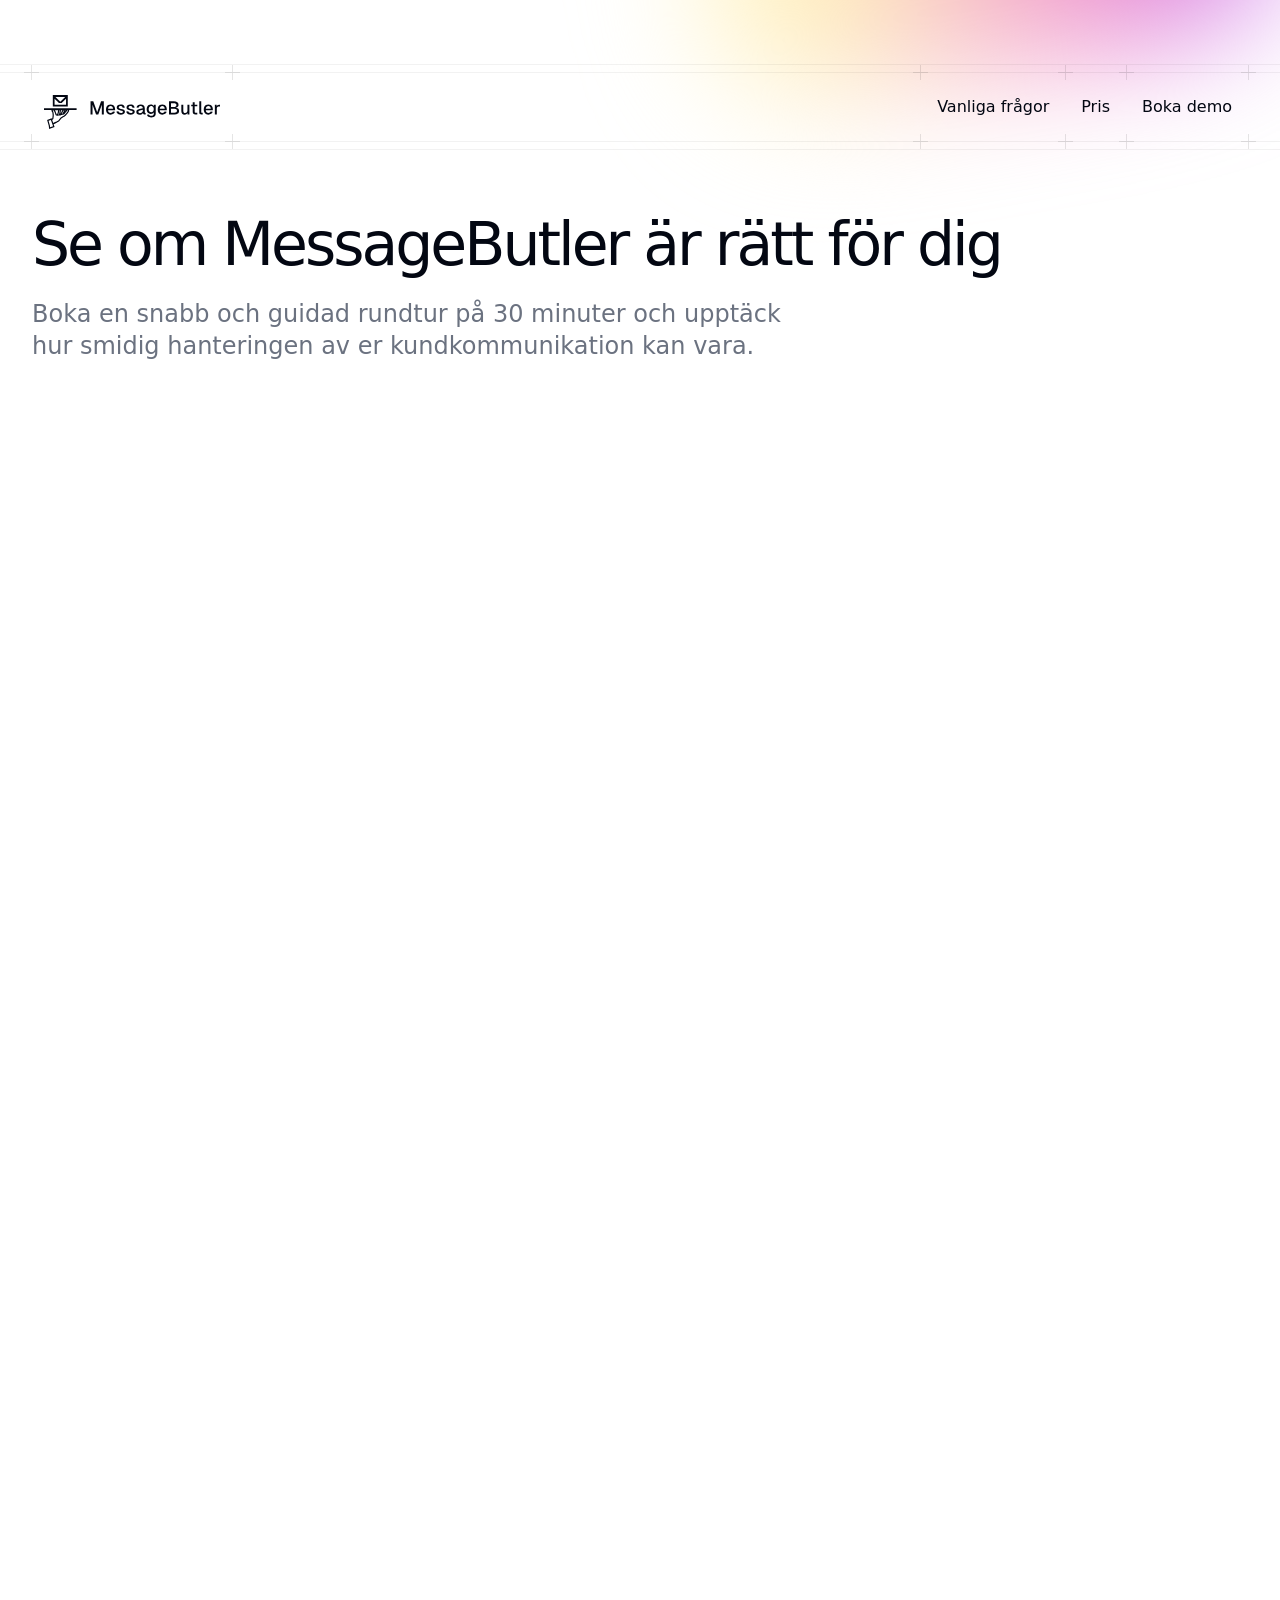
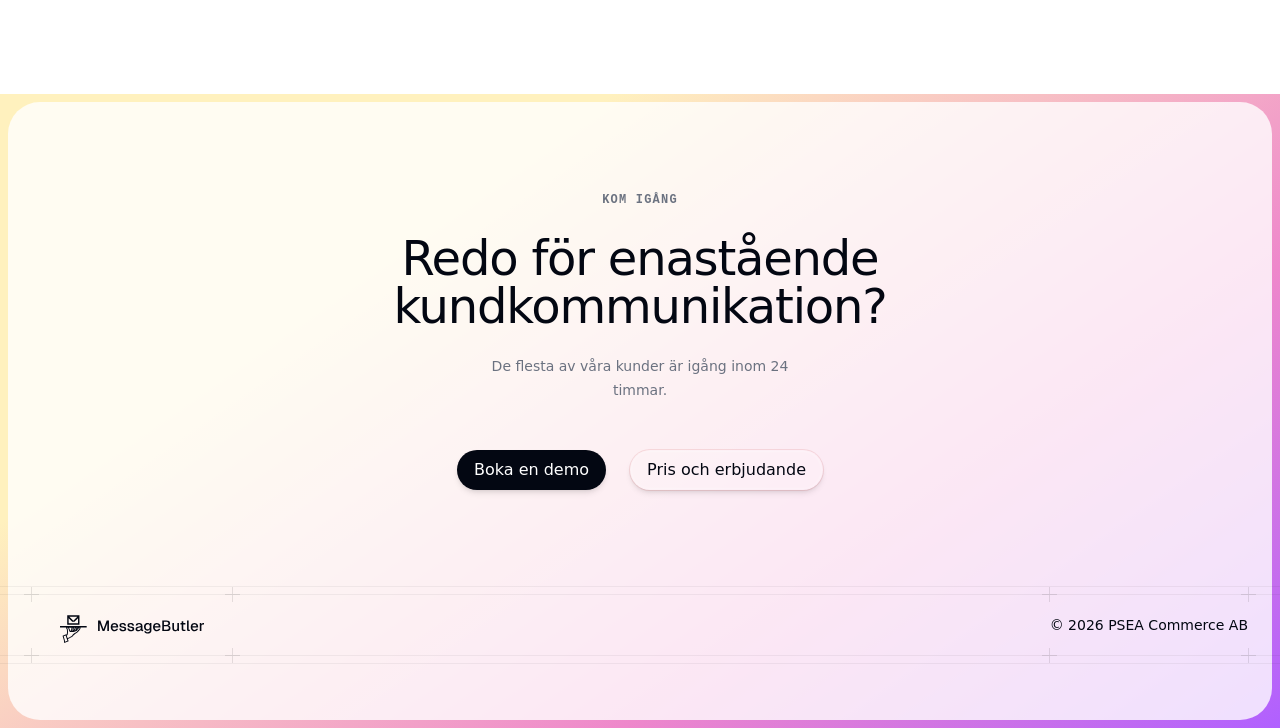
<file: demo.html>
<!DOCTYPE html><html lang="sv"><head><meta charSet="utf-8"/><meta name="viewport" content="width=device-width, initial-scale=1"/><link rel="preload" as="image" href="/graphics/logo_with_text.svg"/><link rel="stylesheet" href="/_next/static/css/382cfb4c0cfc24fa.css" data-precedence="next"/><link rel="preload" as="script" fetchPriority="low" href="/_next/static/chunks/webpack-216733f0519bfea9.js"/><script src="/_next/static/chunks/fd9d1056-dfe8469078bc1f1f.js" async=""></script><script src="/_next/static/chunks/117-865aaa9bb8614000.js" async=""></script><script src="/_next/static/chunks/main-app-35d0a45fd1e0c3f2.js" async=""></script><script src="/_next/static/chunks/c16f53c3-93f8e3589348adab.js" async=""></script><script src="/_next/static/chunks/3-229aa24c2e7b78bf.js" async=""></script><script src="/_next/static/chunks/807-2d854ca4bc47ef74.js" async=""></script><script src="/_next/static/chunks/app/demo/page-83cc62792e435494.js" async=""></script><link rel="icon" href="/favicon.ico"/><meta property="og:title" content="MessageButler"/><meta property="og:description" content="CRM expertise on subscription."/><meta property="og:image" content="https://messagebutler.agency/og_image.png"/><meta property="og:url" content="https://messagebutler.agency/"/><meta property="og:type" content="website"/><title>Boka demo - MessageButler</title><meta name="description" content="Boka demo"/><link rel="icon" href="/favicon.ico" type="image/x-icon" sizes="16x16"/><link rel="stylesheet" href="https://api.fontshare.com/css?f%5B%5D=switzer@400,500,600,700&amp;display=swap"/><script defer="" data-domain="messagebutler.agency" src="https://plausible.io/js/script.hash.tagged-events.js"></script><script>
              window.plausible = window.plausible || function() {
                (window.plausible.q = window.plausible.q || []).push(arguments)
              }
            </script><script src="/_next/static/chunks/polyfills-42372ed130431b0a.js" noModule=""></script></head><body class="text-gray-950 antialiased"><main class="overflow-hidden"><div class="relative mx-auto max-w-7xl"><div class="absolute -right-60 -top-44 h-60 w-[36rem] transform-gpu md:right-0 bg-[linear-gradient(115deg,var(--tw-gradient-stops))] from-[#fff1be] from-[28%] via-[#ee87cb] via-[70%] to-[#b060ff] rotate-[-10deg] rounded-full blur-3xl"></div></div><div class="px-6 lg:px-8"><div class="mx-auto max-w-2xl lg:max-w-7xl"><header class="pt-12 sm:pt-16" data-headlessui-state=""><div class=""><div class="relative flex justify-between group/row relative isolate pt-[calc(theme(spacing.2)+1px)] last:pb-[calc(theme(spacing.2)+1px)]"><div aria-hidden="true" class="absolute inset-y-0 left-1/2 -z-10 w-screen -translate-x-1/2"><div class="absolute inset-x-0 top-0 border-t border-black/5"></div><div class="absolute inset-x-0 top-2 border-t border-black/5"></div><div class="absolute inset-x-0 bottom-0 hidden border-b border-black/5 group-last/row:block"></div><div class="absolute inset-x-0 bottom-2 hidden border-b border-black/5 group-last/row:block"></div></div><div class="relative flex gap-6"><div class="py-3 group/item relative"><svg viewBox="0 0 15 15" aria-hidden="true" class="hidden group-first/item:block absolute size-[15px] fill-black/10 -top-2 -left-2"><path d="M8 0H7V7H0V8H7V15H8V8H15V7H8V0Z"></path></svg><svg viewBox="0 0 15 15" aria-hidden="true" class="absolute size-[15px] fill-black/10 -top-2 -right-2"><path d="M8 0H7V7H0V8H7V15H8V8H15V7H8V0Z"></path></svg><svg viewBox="0 0 15 15" aria-hidden="true" class="hidden group-last/row:group-first/item:block absolute size-[15px] fill-black/10 -bottom-2 -left-2"><path d="M8 0H7V7H0V8H7V15H8V8H15V7H8V0Z"></path></svg><svg viewBox="0 0 15 15" aria-hidden="true" class="hidden group-last/row:block absolute size-[15px] fill-black/10 -bottom-2 -right-2"><path d="M8 0H7V7H0V8H7V15H8V8H15V7H8V0Z"></path></svg><a title="Home" data-headlessui-state="" href="/"><img src="/graphics/logo_with_text.svg" alt="MessageButler Logo" width="200" height="40" class="h-11 text-black" aria-label="MessageButler Logo"/></a></div></div><nav class="relative hidden lg:flex"><div class="relative flex group/item relative"><svg viewBox="0 0 15 15" aria-hidden="true" class="hidden group-first/item:block absolute size-[15px] fill-black/10 -top-2 -left-2"><path d="M8 0H7V7H0V8H7V15H8V8H15V7H8V0Z"></path></svg><svg viewBox="0 0 15 15" aria-hidden="true" class="absolute size-[15px] fill-black/10 -top-2 -right-2"><path d="M8 0H7V7H0V8H7V15H8V8H15V7H8V0Z"></path></svg><svg viewBox="0 0 15 15" aria-hidden="true" class="hidden group-last/row:group-first/item:block absolute size-[15px] fill-black/10 -bottom-2 -left-2"><path d="M8 0H7V7H0V8H7V15H8V8H15V7H8V0Z"></path></svg><svg viewBox="0 0 15 15" aria-hidden="true" class="hidden group-last/row:block absolute size-[15px] fill-black/10 -bottom-2 -right-2"><path d="M8 0H7V7H0V8H7V15H8V8H15V7H8V0Z"></path></svg><a class="flex items-center px-4 py-3 text-base font-medium text-gray-950 bg-blend-multiply hover:bg-black/[2.5%]" data-headlessui-state="" href="/#faq">Vanliga frågor</a></div><div class="relative flex group/item relative"><svg viewBox="0 0 15 15" aria-hidden="true" class="hidden group-first/item:block absolute size-[15px] fill-black/10 -top-2 -left-2"><path d="M8 0H7V7H0V8H7V15H8V8H15V7H8V0Z"></path></svg><svg viewBox="0 0 15 15" aria-hidden="true" class="absolute size-[15px] fill-black/10 -top-2 -right-2"><path d="M8 0H7V7H0V8H7V15H8V8H15V7H8V0Z"></path></svg><svg viewBox="0 0 15 15" aria-hidden="true" class="hidden group-last/row:group-first/item:block absolute size-[15px] fill-black/10 -bottom-2 -left-2"><path d="M8 0H7V7H0V8H7V15H8V8H15V7H8V0Z"></path></svg><svg viewBox="0 0 15 15" aria-hidden="true" class="hidden group-last/row:block absolute size-[15px] fill-black/10 -bottom-2 -right-2"><path d="M8 0H7V7H0V8H7V15H8V8H15V7H8V0Z"></path></svg><a class="flex items-center px-4 py-3 text-base font-medium text-gray-950 bg-blend-multiply hover:bg-black/[2.5%]" data-headlessui-state="" href="/pricing">Pris</a></div><div class="relative flex group/item relative"><svg viewBox="0 0 15 15" aria-hidden="true" class="hidden group-first/item:block absolute size-[15px] fill-black/10 -top-2 -left-2"><path d="M8 0H7V7H0V8H7V15H8V8H15V7H8V0Z"></path></svg><svg viewBox="0 0 15 15" aria-hidden="true" class="absolute size-[15px] fill-black/10 -top-2 -right-2"><path d="M8 0H7V7H0V8H7V15H8V8H15V7H8V0Z"></path></svg><svg viewBox="0 0 15 15" aria-hidden="true" class="hidden group-last/row:group-first/item:block absolute size-[15px] fill-black/10 -bottom-2 -left-2"><path d="M8 0H7V7H0V8H7V15H8V8H15V7H8V0Z"></path></svg><svg viewBox="0 0 15 15" aria-hidden="true" class="hidden group-last/row:block absolute size-[15px] fill-black/10 -bottom-2 -right-2"><path d="M8 0H7V7H0V8H7V15H8V8H15V7H8V0Z"></path></svg><a class="flex items-center px-4 py-3 text-base font-medium text-gray-950 bg-blend-multiply hover:bg-black/[2.5%]" data-headlessui-state="" href="/demo">Boka demo</a></div></nav><button class="flex size-12 items-center justify-center self-center rounded-lg hover:bg-black/5 lg:hidden" aria-label="Open main menu" id="headlessui-disclosure-button-:R1pafnkq:" type="button" aria-expanded="false" data-headlessui-state=""><svg xmlns="http://www.w3.org/2000/svg" viewBox="0 0 24 24" fill="currentColor" aria-hidden="true" data-slot="icon" class="size-6"><path fill-rule="evenodd" d="M3 9a.75.75 0 0 1 .75-.75h16.5a.75.75 0 0 1 0 1.5H3.75A.75.75 0 0 1 3 9Zm0 6.75a.75.75 0 0 1 .75-.75h16.5a.75.75 0 0 1 0 1.5H3.75a.75.75 0 0 1-.75-.75Z" clip-rule="evenodd"></path></svg></button></div></div></header></div></div><div class="mt-16 px-6 lg:px-8"><div class="mx-auto max-w-2xl lg:max-w-7xl"><h1 class="text-pretty text-4xl font-medium tracking-tighter text-gray-950 data-[dark]:text-white sm:text-6xl">Se om MessageButler är rätt för dig</h1><p class="mt-6 max-w-3xl text-2xl font-medium text-gray-500">Boka en snabb och guidad rundtur på 30 minuter och upptäck hur smidig hanteringen av er kundkommunikation kan vara.</p></div></div><div class="px-6 lg:px-8"><div class="mx-auto max-w-2xl lg:max-w-7xl"><div class="mt-8"><iframe src="https://calendar.google.com/calendar/appointments/schedules/AcZssZ2puEyW9IINrtQ0ltfla4uQn4Cd-I5NjZ_F-QxMdYxXEYIoYElEe9wwXawmx-O8gMl5v5J_0JDv?gv=true" style="border:0;width:100%;height:1300px" frameBorder="0" allowFullScreen="" title="Google Calendar Booking"></iframe></div></div></div><footer><div class="relative bg-[linear-gradient(115deg,var(--tw-gradient-stops))] from-[#fff1be] from-[28%] via-[#ee87cb] via-[70%] to-[#b060ff] sm:bg-[linear-gradient(145deg,var(--tw-gradient-stops))]"><div class="absolute inset-2 rounded-4xl bg-white/80"></div><div class="px-6 lg:px-8"><div class="mx-auto max-w-2xl lg:max-w-7xl"><div class="relative pb-16 pt-20 text-center sm:py-24"><hgroup><h2 class="font-mono text-xs/5 font-semibold uppercase tracking-widest text-gray-500 data-[dark]:text-gray-400">Kom igång</h2><p class="mt-6 text-3xl font-medium tracking-tight text-gray-950 sm:text-5xl">Redo för enastående<br/>kundkommunikation?</p></hgroup><p class="mx-auto mt-6 max-w-xs text-sm/6 text-gray-500">De flesta av våra kunder är igång inom 24 timmar.</p><div class="mt-12 flex flex-col gap-y-4 gap-x-6 sm:flex-row sm:justify-center sm:items-center"><a class="w-full sm:w-auto inline-flex items-center justify-center px-4 py-[calc(theme(spacing.2)-1px)] rounded-full border border-transparent bg-gray-950 shadow-md whitespace-nowrap text-base font-medium text-white data-[disabled]:bg-gray-950 data-[hover]:bg-gray-800 data-[disabled]:opacity-40" data-headlessui-state="" href="/demo">Boka en demo</a><a class="w-full sm:w-auto relative inline-flex items-center justify-center px-4 py-[calc(theme(spacing.2)-1px)] rounded-full border border-transparent bg-white/15 shadow-md ring-1 ring-[#D15052]/15 after:absolute after:inset-0 after:rounded-full after:shadow-[inset_0_0_2px_1px_#ffffff4d] whitespace-nowrap text-base font-medium text-gray-950 data-[disabled]:bg-white/15 data-[hover]:bg-white/20 data-[disabled]:opacity-40" data-headlessui-state="" href="/pricing">Pris och erbjudande</a></div></div><div class="pb-16"><div class="flex justify-between group/row relative isolate pt-[calc(theme(spacing.2)+1px)] last:pb-[calc(theme(spacing.2)+1px)]"><div aria-hidden="true" class="absolute inset-y-0 left-1/2 -z-10 w-screen -translate-x-1/2"><div class="absolute inset-x-0 top-0 border-t border-black/5"></div><div class="absolute inset-x-0 top-2 border-t border-black/5"></div><div class="absolute inset-x-0 bottom-0 hidden border-b border-black/5 group-last/row:block"></div><div class="absolute inset-x-0 bottom-2 hidden border-b border-black/5 group-last/row:block"></div></div><div><div class="py-3 group/item relative"><svg viewBox="0 0 15 15" aria-hidden="true" class="hidden group-first/item:block absolute size-[15px] fill-black/10 -top-2 -left-2"><path d="M8 0H7V7H0V8H7V15H8V8H15V7H8V0Z"></path></svg><svg viewBox="0 0 15 15" aria-hidden="true" class="absolute size-[15px] fill-black/10 -top-2 -right-2"><path d="M8 0H7V7H0V8H7V15H8V8H15V7H8V0Z"></path></svg><svg viewBox="0 0 15 15" aria-hidden="true" class="hidden group-last/row:group-first/item:block absolute size-[15px] fill-black/10 -bottom-2 -left-2"><path d="M8 0H7V7H0V8H7V15H8V8H15V7H8V0Z"></path></svg><svg viewBox="0 0 15 15" aria-hidden="true" class="hidden group-last/row:block absolute size-[15px] fill-black/10 -bottom-2 -right-2"><path d="M8 0H7V7H0V8H7V15H8V8H15V7H8V0Z"></path></svg><img src="/graphics/logo_with_text.svg" alt="MessageButler Logo" width="200" height="40" class="h-9 text-black" aria-label="MessageButler Logo"/></div></div><div class="flex"><div class="flex items-center gap-8 py-3 group/item relative"><svg viewBox="0 0 15 15" aria-hidden="true" class="hidden group-first/item:block absolute size-[15px] fill-black/10 -top-2 -left-2"><path d="M8 0H7V7H0V8H7V15H8V8H15V7H8V0Z"></path></svg><svg viewBox="0 0 15 15" aria-hidden="true" class="absolute size-[15px] fill-black/10 -top-2 -right-2"><path d="M8 0H7V7H0V8H7V15H8V8H15V7H8V0Z"></path></svg><svg viewBox="0 0 15 15" aria-hidden="true" class="hidden group-last/row:group-first/item:block absolute size-[15px] fill-black/10 -bottom-2 -left-2"><path d="M8 0H7V7H0V8H7V15H8V8H15V7H8V0Z"></path></svg><svg viewBox="0 0 15 15" aria-hidden="true" class="hidden group-last/row:block absolute size-[15px] fill-black/10 -bottom-2 -right-2"><path d="M8 0H7V7H0V8H7V15H8V8H15V7H8V0Z"></path></svg><div class="text-sm/6 text-gray-950">© <!-- -->2025<!-- --> PSEA Commerce AB</div></div></div></div></div></div></div></div></footer></main><script src="/_next/static/chunks/webpack-216733f0519bfea9.js" async=""></script><script>(self.__next_f=self.__next_f||[]).push([0]);self.__next_f.push([2,null])</script><script>self.__next_f.push([1,"1:HL[\"/_next/static/css/382cfb4c0cfc24fa.css\",\"style\"]\n"])</script><script>self.__next_f.push([1,"2:I[2846,[],\"\"]\n4:I[5140,[\"501\",\"static/chunks/c16f53c3-93f8e3589348adab.js\",\"3\",\"static/chunks/3-229aa24c2e7b78bf.js\",\"807\",\"static/chunks/807-2d854ca4bc47ef74.js\",\"298\",\"static/chunks/app/demo/page-83cc62792e435494.js\"],\"Navbar\"]\n5:I[1909,[\"501\",\"static/chunks/c16f53c3-93f8e3589348adab.js\",\"3\",\"static/chunks/3-229aa24c2e7b78bf.js\",\"807\",\"static/chunks/807-2d854ca4bc47ef74.js\",\"298\",\"static/chunks/app/demo/page-83cc62792e435494.js\"],\"Footer\"]\n6:I[4707,[],\"\"]\n7:I[6423,[],\"\"]\n9:I[1060,[],\"\"]\na:[]\n"])</script><script>self.__next_f.push([1,"0:[\"$\",\"$L2\",null,{\"buildId\":\"A9dXqRbjAR5ZWzYAi93jg\",\"assetPrefix\":\"\",\"urlParts\":[\"\",\"demo\"],\"initialTree\":[\"\",{\"children\":[\"demo\",{\"children\":[\"__PAGE__\",{}]}]},\"$undefined\",\"$undefined\",true],\"initialSeedData\":[\"\",{\"children\":[\"demo\",{\"children\":[\"__PAGE__\",{},[[\"$L3\",[\"$\",\"main\",null,{\"className\":\"overflow-hidden\",\"children\":[[\"$\",\"div\",null,{\"className\":\"relative mx-auto max-w-7xl\",\"children\":[\"$\",\"div\",null,{\"className\":\"absolute -right-60 -top-44 h-60 w-[36rem] transform-gpu md:right-0 bg-[linear-gradient(115deg,var(--tw-gradient-stops))] from-[#fff1be] from-[28%] via-[#ee87cb] via-[70%] to-[#b060ff] rotate-[-10deg] rounded-full blur-3xl\"}]}],[\"$\",\"div\",null,{\"className\":\"px-6 lg:px-8\",\"children\":[\"$\",\"div\",null,{\"className\":\"mx-auto max-w-2xl lg:max-w-7xl\",\"children\":[\"$\",\"$L4\",null,{}]}]}],[\"$\",\"div\",null,{\"className\":\"mt-16 px-6 lg:px-8\",\"children\":[\"$\",\"div\",null,{\"className\":\"mx-auto max-w-2xl lg:max-w-7xl\",\"children\":[[\"$\",\"h1\",null,{\"children\":\"Se om MessageButler är rätt för dig\",\"data-dark\":\"$undefined\",\"className\":\"text-pretty text-4xl font-medium tracking-tighter text-gray-950 data-[dark]:text-white sm:text-6xl\"}],[\"$\",\"p\",null,{\"className\":\"mt-6 max-w-3xl text-2xl font-medium text-gray-500\",\"children\":\"Boka en snabb och guidad rundtur på 30 minuter och upptäck hur smidig hanteringen av er kundkommunikation kan vara.\"}]]}]}],[\"$\",\"div\",null,{\"className\":\"px-6 lg:px-8\",\"children\":[\"$\",\"div\",null,{\"className\":\"mx-auto max-w-2xl lg:max-w-7xl\",\"children\":[\"$\",\"div\",null,{\"className\":\"mt-8\",\"children\":[\"$\",\"iframe\",null,{\"src\":\"https://calendar.google.com/calendar/appointments/schedules/AcZssZ2puEyW9IINrtQ0ltfla4uQn4Cd-I5NjZ_F-QxMdYxXEYIoYElEe9wwXawmx-O8gMl5v5J_0JDv?gv=true\",\"style\":{\"border\":0,\"width\":\"100%\",\"height\":\"1300px\"},\"frameBorder\":\"0\",\"allowFullScreen\":true,\"title\":\"Google Calendar Booking\"}]}]}]}],[\"$\",\"$L5\",null,{}]]}],null],null],null]},[null,[\"$\",\"$L6\",null,{\"parallelRouterKey\":\"children\",\"segmentPath\":[\"children\",\"demo\",\"children\"],\"error\":\"$undefined\",\"errorStyles\":\"$undefined\",\"errorScripts\":\"$undefined\",\"template\":[\"$\",\"$L7\",null,{}],\"templateStyles\":\"$undefined\",\"templateScripts\":\"$undefined\",\"notFound\":\"$undefined\",\"notFoundStyles\":\"$undefined\"}]],null]},[[[[\"$\",\"link\",\"0\",{\"rel\":\"stylesheet\",\"href\":\"/_next/static/css/382cfb4c0cfc24fa.css\",\"precedence\":\"next\",\"crossOrigin\":\"$undefined\"}]],[\"$\",\"html\",null,{\"lang\":\"sv\",\"children\":[[\"$\",\"head\",null,{\"children\":[[\"$\",\"link\",null,{\"rel\":\"stylesheet\",\"href\":\"https://api.fontshare.com/css?f%5B%5D=switzer@400,500,600,700\u0026display=swap\"}],[\"$\",\"link\",null,{\"rel\":\"icon\",\"href\":\"/favicon.ico\"}],[\"$\",\"script\",null,{\"defer\":true,\"data-domain\":\"messagebutler.agency\",\"src\":\"https://plausible.io/js/script.hash.tagged-events.js\"}],[\"$\",\"script\",null,{\"dangerouslySetInnerHTML\":{\"__html\":\"\\n              window.plausible = window.plausible || function() {\\n                (window.plausible.q = window.plausible.q || []).push(arguments)\\n              }\\n            \"}}],[\"$\",\"meta\",null,{\"property\":\"og:title\",\"content\":\"MessageButler\"}],[\"$\",\"meta\",null,{\"property\":\"og:description\",\"content\":\"CRM expertise on subscription.\"}],[\"$\",\"meta\",null,{\"property\":\"og:image\",\"content\":\"https://messagebutler.agency/og_image.png\"}],[\"$\",\"meta\",null,{\"property\":\"og:url\",\"content\":\"https://messagebutler.agency/\"}],[\"$\",\"meta\",null,{\"property\":\"og:type\",\"content\":\"website\"}]]}],[\"$\",\"body\",null,{\"className\":\"text-gray-950 antialiased\",\"children\":[\"$\",\"$L6\",null,{\"parallelRouterKey\":\"children\",\"segmentPath\":[\"children\"],\"error\":\"$undefined\",\"errorStyles\":\"$undefined\",\"errorScripts\":\"$undefined\",\"template\":[\"$\",\"$L7\",null,{}],\"templateStyles\":\"$undefined\",\"templateScripts\":\"$undefined\",\"notFound\":[[\"$\",\"title\",null,{\"children\":\"404: This page could not be found.\"}],[\"$\",\"div\",null,{\"style\":{\"fontFamily\":\"system-ui,\\\"Segoe UI\\\",Roboto,Helvetica,Arial,sans-serif,\\\"Apple Color Emoji\\\",\\\"Segoe UI Emoji\\\"\",\"height\":\"100vh\",\"textAlign\":\"center\",\"display\":\"flex\",\"flexDirection\":\"column\",\"alignItems\":\"center\",\"justifyContent\":\"center\"},\"children\":[\"$\",\"div\",null,{\"children\":[[\"$\",\"style\",null,{\"dangerouslySetInnerHTML\":{\"__html\":\"body{color:#000;background:#fff;margin:0}.next-error-h1{border-right:1px solid rgba(0,0,0,.3)}@media (prefers-color-scheme:dark){body{color:#fff;background:#000}.next-error-h1{border-right:1px solid rgba(255,255,255,.3)}}\"}}],[\"$\",\"h1\",null,{\"className\":\"next-error-h1\",\"style\":{\"display\":\"inline-block\",\"margin\":\"0 20px 0 0\",\"padding\":\"0 23px 0 0\",\"fontSize\":24,\"fontWeight\":500,\"verticalAlign\":\"top\",\"lineHeight\":\"49px\"},\"children\":\"404\"}],[\"$\",\"div\",null,{\"style\":{\"display\":\"inline-block\"},\"children\":[\"$\",\"h2\",null,{\"style\":{\"fontSize\":14,\"fontWeight\":400,\"lineHeight\":\"49px\",\"margin\":0},\"children\":\"This page could not be found.\"}]}]]}]}]],\"notFoundStyles\":[]}]}]]}]],null],null],\"couldBeIntercepted\":false,\"initialHead\":[null,\"$L8\"],\"globalErrorComponent\":\"$9\",\"missingSlots\":\"$Wa\"}]\n"])</script><script>self.__next_f.push([1,"8:[[\"$\",\"meta\",\"0\",{\"name\":\"viewport\",\"content\":\"width=device-width, initial-scale=1\"}],[\"$\",\"meta\",\"1\",{\"charSet\":\"utf-8\"}],[\"$\",\"title\",\"2\",{\"children\":\"Boka demo - MessageButler\"}],[\"$\",\"meta\",\"3\",{\"name\":\"description\",\"content\":\"Boka demo\"}],[\"$\",\"link\",\"4\",{\"rel\":\"icon\",\"href\":\"/favicon.ico\",\"type\":\"image/x-icon\",\"sizes\":\"16x16\"}]]\n3:null\n"])</script></body></html>
</file>
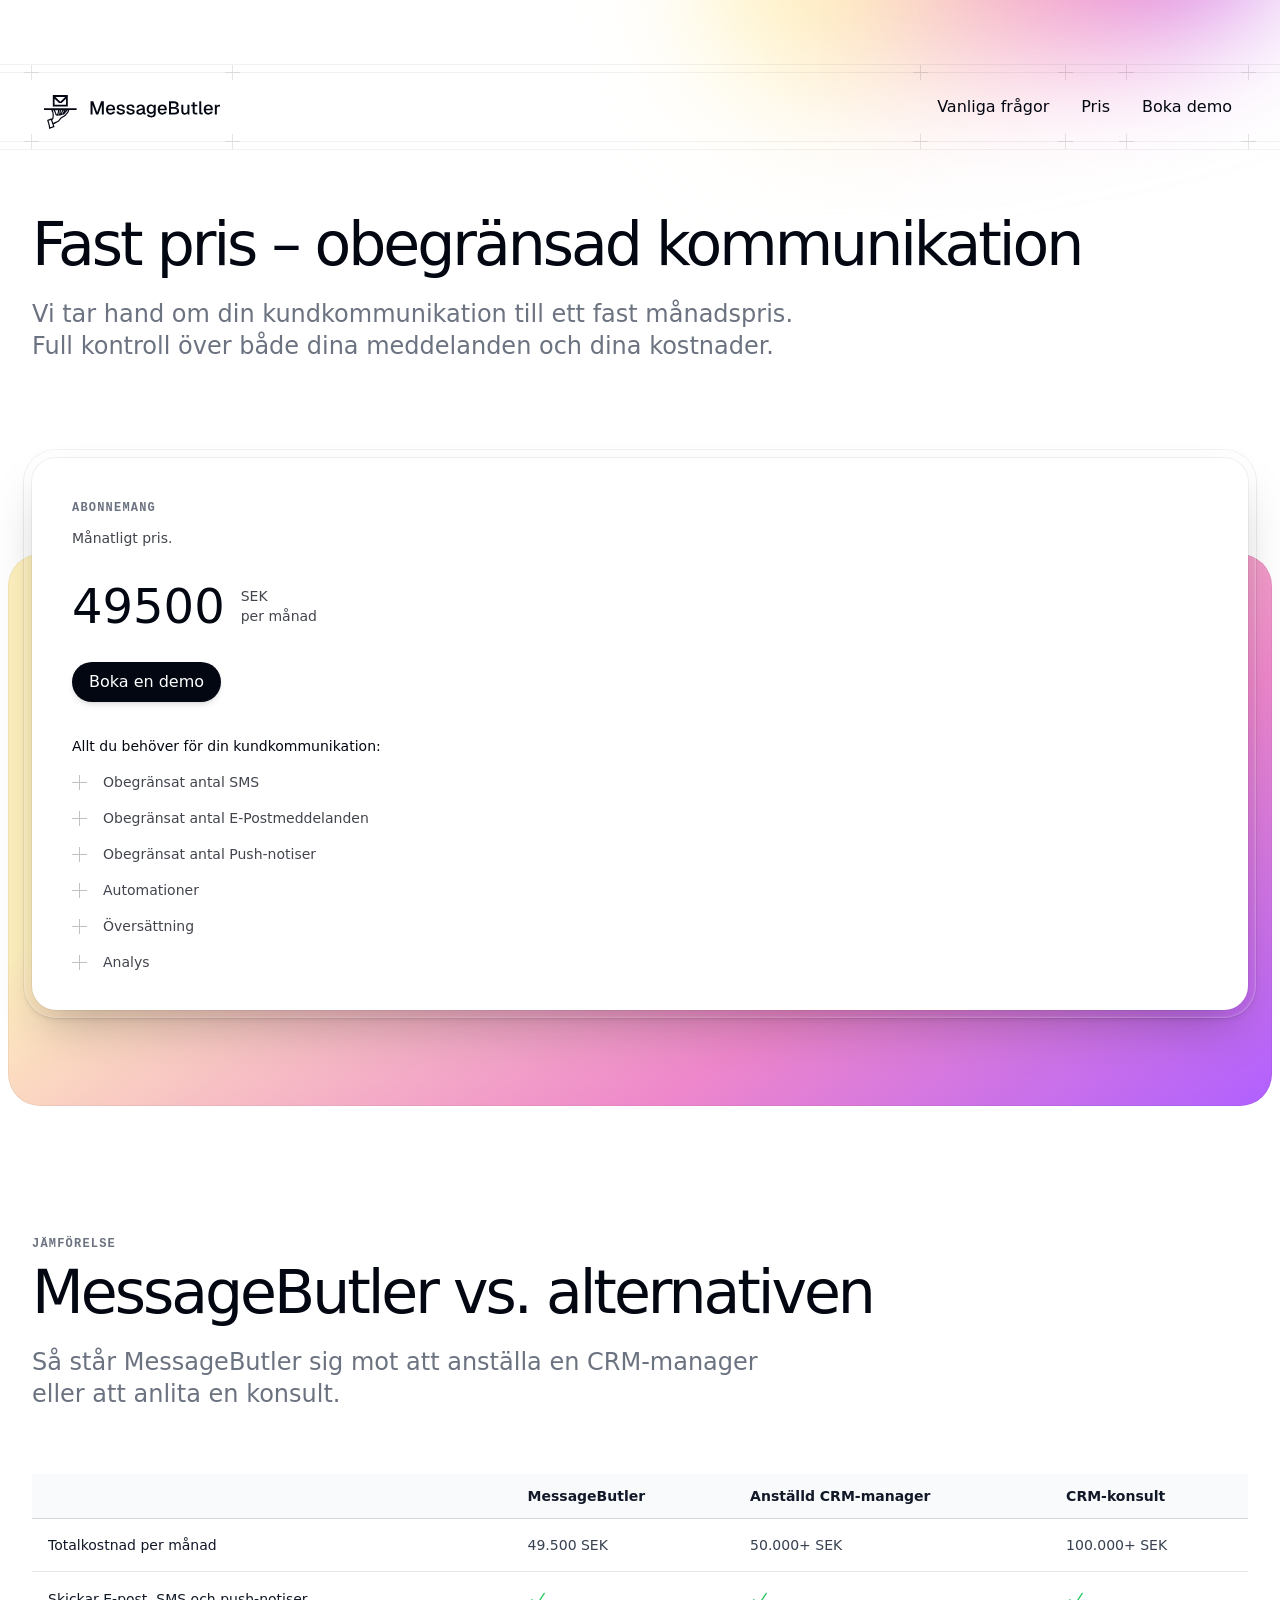
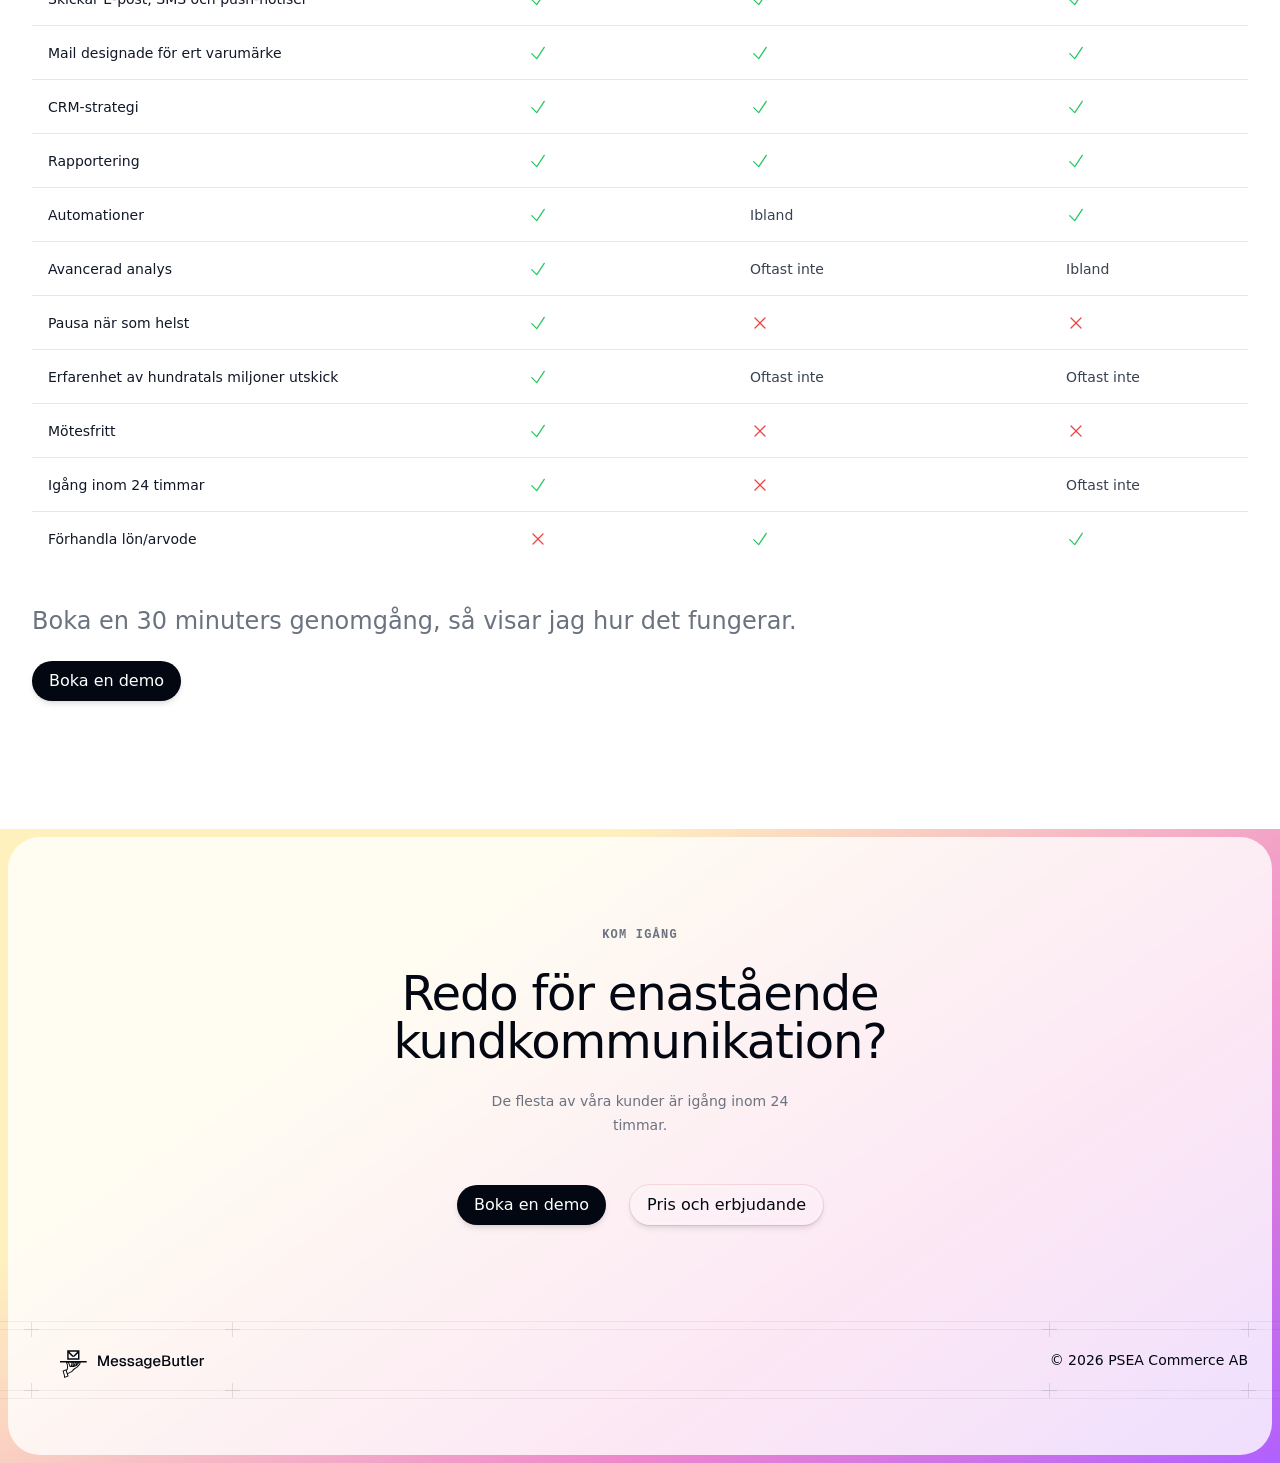
<file: pricing.html>
<!DOCTYPE html>
<html lang="sv">
  <head>
    <meta charset="utf-8" />
    <meta name="viewport" content="width=device-width, initial-scale=1" />
    <link rel="preload" as="image" href="/graphics/logo_with_text.svg" />
    <link
      rel="stylesheet"
      href="/_next/static/css/382cfb4c0cfc24fa.css"
      data-precedence="next"
    />
    <link
      rel="preload"
      as="script"
      fetchPriority="low"
      href="/_next/static/chunks/webpack-216733f0519bfea9.js"
    />
    <script
      src="/_next/static/chunks/fd9d1056-dfe8469078bc1f1f.js"
      async=""
    ></script>
    <script
      src="/_next/static/chunks/117-865aaa9bb8614000.js"
      async=""
    ></script>
    <script
      src="/_next/static/chunks/main-app-35d0a45fd1e0c3f2.js"
      async=""
    ></script>
    <script
      src="/_next/static/chunks/c16f53c3-93f8e3589348adab.js"
      async=""
    ></script>
    <script src="/_next/static/chunks/3-229aa24c2e7b78bf.js" async=""></script>
    <script
      src="/_next/static/chunks/807-2d854ca4bc47ef74.js"
      async=""
    ></script>
    <script
      src="/_next/static/chunks/app/pricing/page-0dddd8b6c05d5108.js"
      async=""
    ></script>
    <link rel="icon" href="/favicon.ico" />
    <meta property="og:title" content="MessageButler" />
    <meta property="og:description" content="CRM expertise on subscription." />
    <meta
      property="og:image"
      content="https://messagebutler.agency/og_image.png"
    />
    <meta property="og:url" content="https://messagebutler.agency/" />
    <meta property="og:type" content="website" />
    <title>Pris och erbjudande - MessageButler</title>
    <meta name="description" content="Enkel prissättning med MessageButler" />
    <link rel="icon" href="/favicon.ico" type="image/x-icon" sizes="16x16" />
    <link
      rel="stylesheet"
      href="https://api.fontshare.com/css?f%5B%5D=switzer@400,500,600,700&amp;display=swap"
    />
    <script
      defer=""
      data-domain="messagebutler.agency"
      src="https://plausible.io/js/script.hash.tagged-events.js"
    ></script>
    <script>
      window.plausible =
        window.plausible ||
        function () {
          (window.plausible.q = window.plausible.q || []).push(arguments);
        };
    </script>
    <script
      src="/_next/static/chunks/polyfills-42372ed130431b0a.js"
      nomodule=""
    ></script>
  </head>
  <body class="text-gray-950 antialiased">
    <main class="overflow-hidden">
      <div class="relative mx-auto max-w-7xl">
        <div
          class="absolute -right-60 -top-44 h-60 w-[36rem] transform-gpu md:right-0 bg-[linear-gradient(115deg,var(--tw-gradient-stops))] from-[#fff1be] from-[28%] via-[#ee87cb] via-[70%] to-[#b060ff] rotate-[-10deg] rounded-full blur-3xl"
        ></div>
      </div>
      <div class="px-6 lg:px-8">
        <div class="mx-auto max-w-2xl lg:max-w-7xl">
          <header class="pt-12 sm:pt-16" data-headlessui-state="">
            <div class="">
              <div
                class="relative flex justify-between group/row relative isolate pt-[calc(theme(spacing.2)+1px)] last:pb-[calc(theme(spacing.2)+1px)]"
              >
                <div
                  aria-hidden="true"
                  class="absolute inset-y-0 left-1/2 -z-10 w-screen -translate-x-1/2"
                >
                  <div
                    class="absolute inset-x-0 top-0 border-t border-black/5"
                  ></div>
                  <div
                    class="absolute inset-x-0 top-2 border-t border-black/5"
                  ></div>
                  <div
                    class="absolute inset-x-0 bottom-0 hidden border-b border-black/5 group-last/row:block"
                  ></div>
                  <div
                    class="absolute inset-x-0 bottom-2 hidden border-b border-black/5 group-last/row:block"
                  ></div>
                </div>
                <div class="relative flex gap-6">
                  <div class="py-3 group/item relative">
                    <svg
                      viewBox="0 0 15 15"
                      aria-hidden="true"
                      class="hidden group-first/item:block absolute size-[15px] fill-black/10 -top-2 -left-2"
                    >
                      <path d="M8 0H7V7H0V8H7V15H8V8H15V7H8V0Z"></path></svg
                    ><svg
                      viewBox="0 0 15 15"
                      aria-hidden="true"
                      class="absolute size-[15px] fill-black/10 -top-2 -right-2"
                    >
                      <path d="M8 0H7V7H0V8H7V15H8V8H15V7H8V0Z"></path></svg
                    ><svg
                      viewBox="0 0 15 15"
                      aria-hidden="true"
                      class="hidden group-last/row:group-first/item:block absolute size-[15px] fill-black/10 -bottom-2 -left-2"
                    >
                      <path d="M8 0H7V7H0V8H7V15H8V8H15V7H8V0Z"></path></svg
                    ><svg
                      viewBox="0 0 15 15"
                      aria-hidden="true"
                      class="hidden group-last/row:block absolute size-[15px] fill-black/10 -bottom-2 -right-2"
                    >
                      <path d="M8 0H7V7H0V8H7V15H8V8H15V7H8V0Z"></path></svg
                    ><a title="Home" data-headlessui-state="" href="/"
                      ><img
                        src="/graphics/logo_with_text.svg"
                        alt="MessageButler Logo"
                        width="200"
                        height="40"
                        class="h-11 text-black"
                        aria-label="MessageButler Logo"
                    /></a>
                  </div>
                </div>
                <nav class="relative hidden lg:flex">
                  <div class="relative flex group/item relative">
                    <svg
                      viewBox="0 0 15 15"
                      aria-hidden="true"
                      class="hidden group-first/item:block absolute size-[15px] fill-black/10 -top-2 -left-2"
                    >
                      <path d="M8 0H7V7H0V8H7V15H8V8H15V7H8V0Z"></path></svg
                    ><svg
                      viewBox="0 0 15 15"
                      aria-hidden="true"
                      class="absolute size-[15px] fill-black/10 -top-2 -right-2"
                    >
                      <path d="M8 0H7V7H0V8H7V15H8V8H15V7H8V0Z"></path></svg
                    ><svg
                      viewBox="0 0 15 15"
                      aria-hidden="true"
                      class="hidden group-last/row:group-first/item:block absolute size-[15px] fill-black/10 -bottom-2 -left-2"
                    >
                      <path d="M8 0H7V7H0V8H7V15H8V8H15V7H8V0Z"></path></svg
                    ><svg
                      viewBox="0 0 15 15"
                      aria-hidden="true"
                      class="hidden group-last/row:block absolute size-[15px] fill-black/10 -bottom-2 -right-2"
                    >
                      <path d="M8 0H7V7H0V8H7V15H8V8H15V7H8V0Z"></path></svg
                    ><a
                      class="flex items-center px-4 py-3 text-base font-medium text-gray-950 bg-blend-multiply hover:bg-black/[2.5%]"
                      data-headlessui-state=""
                      href="/#faq"
                      >Vanliga frågor</a
                    >
                  </div>
                  <div class="relative flex group/item relative">
                    <svg
                      viewBox="0 0 15 15"
                      aria-hidden="true"
                      class="hidden group-first/item:block absolute size-[15px] fill-black/10 -top-2 -left-2"
                    >
                      <path d="M8 0H7V7H0V8H7V15H8V8H15V7H8V0Z"></path></svg
                    ><svg
                      viewBox="0 0 15 15"
                      aria-hidden="true"
                      class="absolute size-[15px] fill-black/10 -top-2 -right-2"
                    >
                      <path d="M8 0H7V7H0V8H7V15H8V8H15V7H8V0Z"></path></svg
                    ><svg
                      viewBox="0 0 15 15"
                      aria-hidden="true"
                      class="hidden group-last/row:group-first/item:block absolute size-[15px] fill-black/10 -bottom-2 -left-2"
                    >
                      <path d="M8 0H7V7H0V8H7V15H8V8H15V7H8V0Z"></path></svg
                    ><svg
                      viewBox="0 0 15 15"
                      aria-hidden="true"
                      class="hidden group-last/row:block absolute size-[15px] fill-black/10 -bottom-2 -right-2"
                    >
                      <path d="M8 0H7V7H0V8H7V15H8V8H15V7H8V0Z"></path></svg
                    ><a
                      class="flex items-center px-4 py-3 text-base font-medium text-gray-950 bg-blend-multiply hover:bg-black/[2.5%]"
                      data-headlessui-state=""
                      href="/pricing"
                      >Pris</a
                    >
                  </div>
                  <div class="relative flex group/item relative">
                    <svg
                      viewBox="0 0 15 15"
                      aria-hidden="true"
                      class="hidden group-first/item:block absolute size-[15px] fill-black/10 -top-2 -left-2"
                    >
                      <path d="M8 0H7V7H0V8H7V15H8V8H15V7H8V0Z"></path></svg
                    ><svg
                      viewBox="0 0 15 15"
                      aria-hidden="true"
                      class="absolute size-[15px] fill-black/10 -top-2 -right-2"
                    >
                      <path d="M8 0H7V7H0V8H7V15H8V8H15V7H8V0Z"></path></svg
                    ><svg
                      viewBox="0 0 15 15"
                      aria-hidden="true"
                      class="hidden group-last/row:group-first/item:block absolute size-[15px] fill-black/10 -bottom-2 -left-2"
                    >
                      <path d="M8 0H7V7H0V8H7V15H8V8H15V7H8V0Z"></path></svg
                    ><svg
                      viewBox="0 0 15 15"
                      aria-hidden="true"
                      class="hidden group-last/row:block absolute size-[15px] fill-black/10 -bottom-2 -right-2"
                    >
                      <path d="M8 0H7V7H0V8H7V15H8V8H15V7H8V0Z"></path></svg
                    ><a
                      class="flex items-center px-4 py-3 text-base font-medium text-gray-950 bg-blend-multiply hover:bg-black/[2.5%]"
                      data-headlessui-state=""
                      href="/demo"
                      >Boka demo</a
                    >
                  </div>
                </nav>
                <button
                  class="flex size-12 items-center justify-center self-center rounded-lg hover:bg-black/5 lg:hidden"
                  aria-label="Open main menu"
                  id="headlessui-disclosure-button-:R1pafnkq:"
                  type="button"
                  aria-expanded="false"
                  data-headlessui-state=""
                >
                  <svg
                    xmlns="http://www.w3.org/2000/svg"
                    viewBox="0 0 24 24"
                    fill="currentColor"
                    aria-hidden="true"
                    data-slot="icon"
                    class="size-6"
                  >
                    <path
                      fill-rule="evenodd"
                      d="M3 9a.75.75 0 0 1 .75-.75h16.5a.75.75 0 0 1 0 1.5H3.75A.75.75 0 0 1 3 9Zm0 6.75a.75.75 0 0 1 .75-.75h16.5a.75.75 0 0 1 0 1.5H3.75a.75.75 0 0 1-.75-.75Z"
                      clip-rule="evenodd"
                    ></path>
                  </svg>
                </button>
              </div>
            </div>
          </header>
        </div>
      </div>
      <div class="mt-16 px-6 lg:px-8">
        <div class="mx-auto max-w-2xl lg:max-w-7xl">
          <h1
            class="text-pretty text-4xl font-medium tracking-tighter text-gray-950 data-[dark]:text-white sm:text-6xl"
          >
            Fast pris – obegränsad kommunikation
          </h1>
          <p class="mt-6 max-w-3xl text-2xl font-medium text-gray-500">
            Vi tar hand om din kundkommunikation till ett fast månadspris. Full
            kontroll över både dina meddelanden och dina kostnader.
          </p>
        </div>
      </div>
      <div class="relative py-24">
        <div
          class="absolute inset-x-2 bottom-0 top-48 rounded-4xl ring-1 ring-inset ring-black/5 bg-[linear-gradient(115deg,var(--tw-gradient-stops))] from-[#fff1be] from-[28%] via-[#ee87cb] via-[70%] to-[#b060ff] sm:bg-[linear-gradient(145deg,var(--tw-gradient-stops))]"
        ></div>
        <div class="relative px-6 lg:px-8">
          <div class="mx-auto max-w-2xl lg:max-w-7xl">
            <div class="grid grid-cols-1 gap-8">
              <div
                class="-m-2 grid grid-cols-1 rounded-4xl shadow-[inset_0_0_2px_1px_#ffffff4d] ring-1 ring-black/5 max-lg:mx-auto max-lg:w-full max-lg:max-w-md"
              >
                <div
                  class="grid grid-cols-1 rounded-4xl p-2 shadow-md shadow-black/5"
                >
                  <div
                    class="rounded-3xl bg-white p-10 pb-9 shadow-2xl ring-1 ring-black/5"
                  >
                    <h2
                      class="font-mono text-xs/5 font-semibold uppercase tracking-widest text-gray-500 data-[dark]:text-gray-400"
                    >
                      Abonnemang
                    </h2>
                    <p class="mt-2 text-sm/6 text-gray-950/75">
                      Månatligt pris.
                    </p>
                    <div class="mt-8 flex items-center gap-4">
                      <div class="text-5xl font-medium text-gray-950">
                        49500
                      </div>
                      <div class="text-sm/5 text-gray-950/75">
                        <p>SEK</p>
                        <p>per månad</p>
                      </div>
                    </div>
                    <div class="mt-8">
                      <a
                        class="inline-flex items-center justify-center px-4 py-[calc(theme(spacing.2)-1px)] rounded-full border border-transparent bg-gray-950 shadow-md whitespace-nowrap text-base font-medium text-white data-[disabled]:bg-gray-950 data-[hover]:bg-gray-800 data-[disabled]:opacity-40"
                        data-headlessui-state=""
                        href="/demo"
                        >Boka en demo</a
                      >
                    </div>
                    <div class="mt-8">
                      <h3 class="text-sm/6 font-medium text-gray-950">
                        Allt du behöver för din kundkommunikation:
                      </h3>
                      <ul class="mt-3 space-y-3">
                        <li
                          class="flex items-start gap-4 text-sm/6 text-gray-950/75 data-[disabled]:text-gray-950/25"
                        >
                          <span class="inline-flex h-6 items-center"
                            ><svg
                              viewBox="0 0 15 15"
                              aria-hidden="true"
                              class="size-[0.9375rem] shrink-0 fill-gray-950/25"
                            >
                              <path
                                clip-rule="evenodd"
                                d="M8 0H7v7H0v1h7v7h1V8h7V7H8V0z"
                              ></path></svg></span
                          >Obegränsat antal SMS
                        </li>
                        <li
                          class="flex items-start gap-4 text-sm/6 text-gray-950/75 data-[disabled]:text-gray-950/25"
                        >
                          <span class="inline-flex h-6 items-center"
                            ><svg
                              viewBox="0 0 15 15"
                              aria-hidden="true"
                              class="size-[0.9375rem] shrink-0 fill-gray-950/25"
                            >
                              <path
                                clip-rule="evenodd"
                                d="M8 0H7v7H0v1h7v7h1V8h7V7H8V0z"
                              ></path></svg></span
                          >Obegränsat antal E-Postmeddelanden
                        </li>
                        <li
                          class="flex items-start gap-4 text-sm/6 text-gray-950/75 data-[disabled]:text-gray-950/25"
                        >
                          <span class="inline-flex h-6 items-center"
                            ><svg
                              viewBox="0 0 15 15"
                              aria-hidden="true"
                              class="size-[0.9375rem] shrink-0 fill-gray-950/25"
                            >
                              <path
                                clip-rule="evenodd"
                                d="M8 0H7v7H0v1h7v7h1V8h7V7H8V0z"
                              ></path></svg></span
                          >Obegränsat antal Push-notiser
                        </li>
                        <li
                          class="flex items-start gap-4 text-sm/6 text-gray-950/75 data-[disabled]:text-gray-950/25"
                        >
                          <span class="inline-flex h-6 items-center"
                            ><svg
                              viewBox="0 0 15 15"
                              aria-hidden="true"
                              class="size-[0.9375rem] shrink-0 fill-gray-950/25"
                            >
                              <path
                                clip-rule="evenodd"
                                d="M8 0H7v7H0v1h7v7h1V8h7V7H8V0z"
                              ></path></svg></span
                          >Automationer
                        </li>
                        <li
                          class="flex items-start gap-4 text-sm/6 text-gray-950/75 data-[disabled]:text-gray-950/25"
                        >
                          <span class="inline-flex h-6 items-center"
                            ><svg
                              viewBox="0 0 15 15"
                              aria-hidden="true"
                              class="size-[0.9375rem] shrink-0 fill-gray-950/25"
                            >
                              <path
                                clip-rule="evenodd"
                                d="M8 0H7v7H0v1h7v7h1V8h7V7H8V0z"
                              ></path></svg></span
                          >Översättning
                        </li>
                        <li
                          class="flex items-start gap-4 text-sm/6 text-gray-950/75 data-[disabled]:text-gray-950/25"
                        >
                          <span class="inline-flex h-6 items-center"
                            ><svg
                              viewBox="0 0 15 15"
                              aria-hidden="true"
                              class="size-[0.9375rem] shrink-0 fill-gray-950/25"
                            >
                              <path
                                clip-rule="evenodd"
                                d="M8 0H7v7H0v1h7v7h1V8h7V7H8V0z"
                              ></path></svg></span
                          >Analys
                        </li>
                      </ul>
                    </div>
                  </div>
                </div>
              </div>
            </div>
          </div>
        </div>
      </div>
      <div class="my-32 px-6 lg:px-8">
        <div class="mx-auto max-w-2xl lg:max-w-7xl">
          <h2
            class="font-mono text-xs/5 font-semibold uppercase tracking-widest text-gray-500 data-[dark]:text-gray-400"
          >
            Jämförelse
          </h2>
          <h3
            class="mt-2 text-left text-pretty text-4xl font-medium tracking-tighter text-gray-950 data-[dark]:text-white sm:text-6xl"
          >
            MessageButler vs. alternativen
          </h3>
          <p
            class="mt-6 max-w-3xl text-left text-2xl font-medium text-gray-500"
          >
            Så står MessageButler sig mot att anställa en CRM-manager eller att
            anlita en konsult.
          </p>
          <div class="mt-16 overflow-x-auto -mx-4 sm:-mx-6 lg:-mx-8">
            <div class="inline-block min-w-full align-middle sm:px-6 lg:px-8">
              <table class="min-w-full divide-y divide-gray-300 text-left">
                <thead class="bg-gray-50">
                  <tr>
                    <th
                      scope="col"
                      class="py-3 px-4 text-sm font-semibold text-gray-900"
                    ></th>
                    <th
                      scope="col"
                      class="py-3 px-4 text-sm font-semibold text-gray-900 min-w-[140px]"
                    >
                      MessageButler
                    </th>
                    <th
                      scope="col"
                      class="py-3 px-4 text-sm font-semibold text-gray-900 min-w-[160px]"
                    >
                      Anställd CRM-manager
                    </th>
                    <th
                      scope="col"
                      class="py-3 px-4 text-sm font-semibold text-gray-900 min-w-[110px]"
                    >
                      CRM-konsult
                    </th>
                  </tr>
                </thead>
                <tbody class="divide-y divide-gray-200">
                  <tr>
                    <td
                      class="whitespace-nowrap py-4 px-4 text-sm font-medium text-gray-900"
                    >
                      Totalkostnad per månad
                    </td>
                    <td
                      class="whitespace-nowrap py-4 px-4 text-sm text-gray-700"
                    >
                      49.500 SEK
                    </td>
                    <td
                      class="whitespace-nowrap py-4 px-4 text-sm text-gray-700"
                    >
                      50.000+ SEK
                    </td>
                    <td
                      class="whitespace-nowrap py-4 px-4 text-sm text-gray-700"
                    >
                      100.000+ SEK
                    </td>
                  </tr>
                  <tr>
                    <td
                      class="whitespace-nowrap py-4 px-4 text-sm font-medium text-gray-900"
                    >
                      Skickar E-post, SMS och push-notiser
                    </td>
                    <td
                      class="whitespace-nowrap py-4 px-4 text-sm text-gray-700"
                    >
                      <svg
                        xmlns="http://www.w3.org/2000/svg"
                        viewBox="0 0 24 24"
                        fill="currentColor"
                        aria-hidden="true"
                        data-slot="icon"
                        class="inline-block h-5 w-5 text-green-500"
                      >
                        <path
                          fill-rule="evenodd"
                          d="M19.916 4.626a.75.75 0 0 1 .208 1.04l-9 13.5a.75.75 0 0 1-1.154.114l-6-6a.75.75 0 0 1 1.06-1.06l5.353 5.353 8.493-12.74a.75.75 0 0 1 1.04-.207Z"
                          clip-rule="evenodd"
                        ></path>
                      </svg>
                    </td>
                    <td
                      class="whitespace-nowrap py-4 px-4 text-sm text-gray-700"
                    >
                      <svg
                        xmlns="http://www.w3.org/2000/svg"
                        viewBox="0 0 24 24"
                        fill="currentColor"
                        aria-hidden="true"
                        data-slot="icon"
                        class="inline-block h-5 w-5 text-green-500"
                      >
                        <path
                          fill-rule="evenodd"
                          d="M19.916 4.626a.75.75 0 0 1 .208 1.04l-9 13.5a.75.75 0 0 1-1.154.114l-6-6a.75.75 0 0 1 1.06-1.06l5.353 5.353 8.493-12.74a.75.75 0 0 1 1.04-.207Z"
                          clip-rule="evenodd"
                        ></path>
                      </svg>
                    </td>
                    <td
                      class="whitespace-nowrap py-4 px-4 text-sm text-gray-700"
                    >
                      <svg
                        xmlns="http://www.w3.org/2000/svg"
                        viewBox="0 0 24 24"
                        fill="currentColor"
                        aria-hidden="true"
                        data-slot="icon"
                        class="inline-block h-5 w-5 text-green-500"
                      >
                        <path
                          fill-rule="evenodd"
                          d="M19.916 4.626a.75.75 0 0 1 .208 1.04l-9 13.5a.75.75 0 0 1-1.154.114l-6-6a.75.75 0 0 1 1.06-1.06l5.353 5.353 8.493-12.74a.75.75 0 0 1 1.04-.207Z"
                          clip-rule="evenodd"
                        ></path>
                      </svg>
                    </td>
                  </tr>
                  <tr>
                    <td
                      class="whitespace-nowrap py-4 px-4 text-sm font-medium text-gray-900"
                    >
                      Mail designade för ert varumärke
                    </td>
                    <td
                      class="whitespace-nowrap py-4 px-4 text-sm text-gray-700"
                    >
                      <svg
                        xmlns="http://www.w3.org/2000/svg"
                        viewBox="0 0 24 24"
                        fill="currentColor"
                        aria-hidden="true"
                        data-slot="icon"
                        class="inline-block h-5 w-5 text-green-500"
                      >
                        <path
                          fill-rule="evenodd"
                          d="M19.916 4.626a.75.75 0 0 1 .208 1.04l-9 13.5a.75.75 0 0 1-1.154.114l-6-6a.75.75 0 0 1 1.06-1.06l5.353 5.353 8.493-12.74a.75.75 0 0 1 1.04-.207Z"
                          clip-rule="evenodd"
                        ></path>
                      </svg>
                    </td>
                    <td
                      class="whitespace-nowrap py-4 px-4 text-sm text-gray-700"
                    >
                      <svg
                        xmlns="http://www.w3.org/2000/svg"
                        viewBox="0 0 24 24"
                        fill="currentColor"
                        aria-hidden="true"
                        data-slot="icon"
                        class="inline-block h-5 w-5 text-green-500"
                      >
                        <path
                          fill-rule="evenodd"
                          d="M19.916 4.626a.75.75 0 0 1 .208 1.04l-9 13.5a.75.75 0 0 1-1.154.114l-6-6a.75.75 0 0 1 1.06-1.06l5.353 5.353 8.493-12.74a.75.75 0 0 1 1.04-.207Z"
                          clip-rule="evenodd"
                        ></path>
                      </svg>
                    </td>
                    <td
                      class="whitespace-nowrap py-4 px-4 text-sm text-gray-700"
                    >
                      <svg
                        xmlns="http://www.w3.org/2000/svg"
                        viewBox="0 0 24 24"
                        fill="currentColor"
                        aria-hidden="true"
                        data-slot="icon"
                        class="inline-block h-5 w-5 text-green-500"
                      >
                        <path
                          fill-rule="evenodd"
                          d="M19.916 4.626a.75.75 0 0 1 .208 1.04l-9 13.5a.75.75 0 0 1-1.154.114l-6-6a.75.75 0 0 1 1.06-1.06l5.353 5.353 8.493-12.74a.75.75 0 0 1 1.04-.207Z"
                          clip-rule="evenodd"
                        ></path>
                      </svg>
                    </td>
                  </tr>
                  <tr>
                    <td
                      class="whitespace-nowrap py-4 px-4 text-sm font-medium text-gray-900"
                    >
                      CRM-strategi
                    </td>
                    <td
                      class="whitespace-nowrap py-4 px-4 text-sm text-gray-700"
                    >
                      <svg
                        xmlns="http://www.w3.org/2000/svg"
                        viewBox="0 0 24 24"
                        fill="currentColor"
                        aria-hidden="true"
                        data-slot="icon"
                        class="inline-block h-5 w-5 text-green-500"
                      >
                        <path
                          fill-rule="evenodd"
                          d="M19.916 4.626a.75.75 0 0 1 .208 1.04l-9 13.5a.75.75 0 0 1-1.154.114l-6-6a.75.75 0 0 1 1.06-1.06l5.353 5.353 8.493-12.74a.75.75 0 0 1 1.04-.207Z"
                          clip-rule="evenodd"
                        ></path>
                      </svg>
                    </td>
                    <td
                      class="whitespace-nowrap py-4 px-4 text-sm text-gray-700"
                    >
                      <svg
                        xmlns="http://www.w3.org/2000/svg"
                        viewBox="0 0 24 24"
                        fill="currentColor"
                        aria-hidden="true"
                        data-slot="icon"
                        class="inline-block h-5 w-5 text-green-500"
                      >
                        <path
                          fill-rule="evenodd"
                          d="M19.916 4.626a.75.75 0 0 1 .208 1.04l-9 13.5a.75.75 0 0 1-1.154.114l-6-6a.75.75 0 0 1 1.06-1.06l5.353 5.353 8.493-12.74a.75.75 0 0 1 1.04-.207Z"
                          clip-rule="evenodd"
                        ></path>
                      </svg>
                    </td>
                    <td
                      class="whitespace-nowrap py-4 px-4 text-sm text-gray-700"
                    >
                      <svg
                        xmlns="http://www.w3.org/2000/svg"
                        viewBox="0 0 24 24"
                        fill="currentColor"
                        aria-hidden="true"
                        data-slot="icon"
                        class="inline-block h-5 w-5 text-green-500"
                      >
                        <path
                          fill-rule="evenodd"
                          d="M19.916 4.626a.75.75 0 0 1 .208 1.04l-9 13.5a.75.75 0 0 1-1.154.114l-6-6a.75.75 0 0 1 1.06-1.06l5.353 5.353 8.493-12.74a.75.75 0 0 1 1.04-.207Z"
                          clip-rule="evenodd"
                        ></path>
                      </svg>
                    </td>
                  </tr>
                  <tr>
                    <td
                      class="whitespace-nowrap py-4 px-4 text-sm font-medium text-gray-900"
                    >
                      Rapportering
                    </td>
                    <td
                      class="whitespace-nowrap py-4 px-4 text-sm text-gray-700"
                    >
                      <svg
                        xmlns="http://www.w3.org/2000/svg"
                        viewBox="0 0 24 24"
                        fill="currentColor"
                        aria-hidden="true"
                        data-slot="icon"
                        class="inline-block h-5 w-5 text-green-500"
                      >
                        <path
                          fill-rule="evenodd"
                          d="M19.916 4.626a.75.75 0 0 1 .208 1.04l-9 13.5a.75.75 0 0 1-1.154.114l-6-6a.75.75 0 0 1 1.06-1.06l5.353 5.353 8.493-12.74a.75.75 0 0 1 1.04-.207Z"
                          clip-rule="evenodd"
                        ></path>
                      </svg>
                    </td>
                    <td
                      class="whitespace-nowrap py-4 px-4 text-sm text-gray-700"
                    >
                      <svg
                        xmlns="http://www.w3.org/2000/svg"
                        viewBox="0 0 24 24"
                        fill="currentColor"
                        aria-hidden="true"
                        data-slot="icon"
                        class="inline-block h-5 w-5 text-green-500"
                      >
                        <path
                          fill-rule="evenodd"
                          d="M19.916 4.626a.75.75 0 0 1 .208 1.04l-9 13.5a.75.75 0 0 1-1.154.114l-6-6a.75.75 0 0 1 1.06-1.06l5.353 5.353 8.493-12.74a.75.75 0 0 1 1.04-.207Z"
                          clip-rule="evenodd"
                        ></path>
                      </svg>
                    </td>
                    <td
                      class="whitespace-nowrap py-4 px-4 text-sm text-gray-700"
                    >
                      <svg
                        xmlns="http://www.w3.org/2000/svg"
                        viewBox="0 0 24 24"
                        fill="currentColor"
                        aria-hidden="true"
                        data-slot="icon"
                        class="inline-block h-5 w-5 text-green-500"
                      >
                        <path
                          fill-rule="evenodd"
                          d="M19.916 4.626a.75.75 0 0 1 .208 1.04l-9 13.5a.75.75 0 0 1-1.154.114l-6-6a.75.75 0 0 1 1.06-1.06l5.353 5.353 8.493-12.74a.75.75 0 0 1 1.04-.207Z"
                          clip-rule="evenodd"
                        ></path>
                      </svg>
                    </td>
                  </tr>
                  <tr>
                    <td
                      class="whitespace-nowrap py-4 px-4 text-sm font-medium text-gray-900"
                    >
                      Automationer
                    </td>
                    <td
                      class="whitespace-nowrap py-4 px-4 text-sm text-gray-700"
                    >
                      <svg
                        xmlns="http://www.w3.org/2000/svg"
                        viewBox="0 0 24 24"
                        fill="currentColor"
                        aria-hidden="true"
                        data-slot="icon"
                        class="inline-block h-5 w-5 text-green-500"
                      >
                        <path
                          fill-rule="evenodd"
                          d="M19.916 4.626a.75.75 0 0 1 .208 1.04l-9 13.5a.75.75 0 0 1-1.154.114l-6-6a.75.75 0 0 1 1.06-1.06l5.353 5.353 8.493-12.74a.75.75 0 0 1 1.04-.207Z"
                          clip-rule="evenodd"
                        ></path>
                      </svg>
                    </td>
                    <td
                      class="whitespace-nowrap py-4 px-4 text-sm text-gray-700"
                    >
                      Ibland
                    </td>
                    <td
                      class="whitespace-nowrap py-4 px-4 text-sm text-gray-700"
                    >
                      <svg
                        xmlns="http://www.w3.org/2000/svg"
                        viewBox="0 0 24 24"
                        fill="currentColor"
                        aria-hidden="true"
                        data-slot="icon"
                        class="inline-block h-5 w-5 text-green-500"
                      >
                        <path
                          fill-rule="evenodd"
                          d="M19.916 4.626a.75.75 0 0 1 .208 1.04l-9 13.5a.75.75 0 0 1-1.154.114l-6-6a.75.75 0 0 1 1.06-1.06l5.353 5.353 8.493-12.74a.75.75 0 0 1 1.04-.207Z"
                          clip-rule="evenodd"
                        ></path>
                      </svg>
                    </td>
                  </tr>
                  <tr>
                    <td
                      class="whitespace-nowrap py-4 px-4 text-sm font-medium text-gray-900"
                    >
                      Avancerad analys
                    </td>
                    <td
                      class="whitespace-nowrap py-4 px-4 text-sm text-gray-700"
                    >
                      <svg
                        xmlns="http://www.w3.org/2000/svg"
                        viewBox="0 0 24 24"
                        fill="currentColor"
                        aria-hidden="true"
                        data-slot="icon"
                        class="inline-block h-5 w-5 text-green-500"
                      >
                        <path
                          fill-rule="evenodd"
                          d="M19.916 4.626a.75.75 0 0 1 .208 1.04l-9 13.5a.75.75 0 0 1-1.154.114l-6-6a.75.75 0 0 1 1.06-1.06l5.353 5.353 8.493-12.74a.75.75 0 0 1 1.04-.207Z"
                          clip-rule="evenodd"
                        ></path>
                      </svg>
                    </td>
                    <td
                      class="whitespace-nowrap py-4 px-4 text-sm text-gray-700"
                    >
                      Oftast inte
                    </td>
                    <td
                      class="whitespace-nowrap py-4 px-4 text-sm text-gray-700"
                    >
                      Ibland
                    </td>
                  </tr>
                  <tr>
                    <td
                      class="whitespace-nowrap py-4 px-4 text-sm font-medium text-gray-900"
                    >
                      Pausa när som helst
                    </td>
                    <td
                      class="whitespace-nowrap py-4 px-4 text-sm text-gray-700"
                    >
                      <svg
                        xmlns="http://www.w3.org/2000/svg"
                        viewBox="0 0 24 24"
                        fill="currentColor"
                        aria-hidden="true"
                        data-slot="icon"
                        class="inline-block h-5 w-5 text-green-500"
                      >
                        <path
                          fill-rule="evenodd"
                          d="M19.916 4.626a.75.75 0 0 1 .208 1.04l-9 13.5a.75.75 0 0 1-1.154.114l-6-6a.75.75 0 0 1 1.06-1.06l5.353 5.353 8.493-12.74a.75.75 0 0 1 1.04-.207Z"
                          clip-rule="evenodd"
                        ></path>
                      </svg>
                    </td>
                    <td
                      class="whitespace-nowrap py-4 px-4 text-sm text-gray-700"
                    >
                      <svg
                        xmlns="http://www.w3.org/2000/svg"
                        viewBox="0 0 24 24"
                        fill="currentColor"
                        aria-hidden="true"
                        data-slot="icon"
                        class="inline-block h-5 w-5 text-red-500"
                      >
                        <path
                          fill-rule="evenodd"
                          d="M5.47 5.47a.75.75 0 0 1 1.06 0L12 10.94l5.47-5.47a.75.75 0 1 1 1.06 1.06L13.06 12l5.47 5.47a.75.75 0 1 1-1.06 1.06L12 13.06l-5.47 5.47a.75.75 0 0 1-1.06-1.06L10.94 12 5.47 6.53a.75.75 0 0 1 0-1.06Z"
                          clip-rule="evenodd"
                        ></path>
                      </svg>
                    </td>
                    <td
                      class="whitespace-nowrap py-4 px-4 text-sm text-gray-700"
                    >
                      <svg
                        xmlns="http://www.w3.org/2000/svg"
                        viewBox="0 0 24 24"
                        fill="currentColor"
                        aria-hidden="true"
                        data-slot="icon"
                        class="inline-block h-5 w-5 text-red-500"
                      >
                        <path
                          fill-rule="evenodd"
                          d="M5.47 5.47a.75.75 0 0 1 1.06 0L12 10.94l5.47-5.47a.75.75 0 1 1 1.06 1.06L13.06 12l5.47 5.47a.75.75 0 1 1-1.06 1.06L12 13.06l-5.47 5.47a.75.75 0 0 1-1.06-1.06L10.94 12 5.47 6.53a.75.75 0 0 1 0-1.06Z"
                          clip-rule="evenodd"
                        ></path>
                      </svg>
                    </td>
                  </tr>
                  <tr>
                    <td
                      class="whitespace-nowrap py-4 px-4 text-sm font-medium text-gray-900"
                    >
                      Erfarenhet av hundratals miljoner utskick
                    </td>
                    <td
                      class="whitespace-nowrap py-4 px-4 text-sm text-gray-700"
                    >
                      <svg
                        xmlns="http://www.w3.org/2000/svg"
                        viewBox="0 0 24 24"
                        fill="currentColor"
                        aria-hidden="true"
                        data-slot="icon"
                        class="inline-block h-5 w-5 text-green-500"
                      >
                        <path
                          fill-rule="evenodd"
                          d="M19.916 4.626a.75.75 0 0 1 .208 1.04l-9 13.5a.75.75 0 0 1-1.154.114l-6-6a.75.75 0 0 1 1.06-1.06l5.353 5.353 8.493-12.74a.75.75 0 0 1 1.04-.207Z"
                          clip-rule="evenodd"
                        ></path>
                      </svg>
                    </td>
                    <td
                      class="whitespace-nowrap py-4 px-4 text-sm text-gray-700"
                    >
                      Oftast inte
                    </td>
                    <td
                      class="whitespace-nowrap py-4 px-4 text-sm text-gray-700"
                    >
                      Oftast inte
                    </td>
                  </tr>
                  <tr>
                    <td
                      class="whitespace-nowrap py-4 px-4 text-sm font-medium text-gray-900"
                    >
                      Mötesfritt
                    </td>
                    <td
                      class="whitespace-nowrap py-4 px-4 text-sm text-gray-700"
                    >
                      <svg
                        xmlns="http://www.w3.org/2000/svg"
                        viewBox="0 0 24 24"
                        fill="currentColor"
                        aria-hidden="true"
                        data-slot="icon"
                        class="inline-block h-5 w-5 text-green-500"
                      >
                        <path
                          fill-rule="evenodd"
                          d="M19.916 4.626a.75.75 0 0 1 .208 1.04l-9 13.5a.75.75 0 0 1-1.154.114l-6-6a.75.75 0 0 1 1.06-1.06l5.353 5.353 8.493-12.74a.75.75 0 0 1 1.04-.207Z"
                          clip-rule="evenodd"
                        ></path>
                      </svg>
                    </td>
                    <td
                      class="whitespace-nowrap py-4 px-4 text-sm text-gray-700"
                    >
                      <svg
                        xmlns="http://www.w3.org/2000/svg"
                        viewBox="0 0 24 24"
                        fill="currentColor"
                        aria-hidden="true"
                        data-slot="icon"
                        class="inline-block h-5 w-5 text-red-500"
                      >
                        <path
                          fill-rule="evenodd"
                          d="M5.47 5.47a.75.75 0 0 1 1.06 0L12 10.94l5.47-5.47a.75.75 0 1 1 1.06 1.06L13.06 12l5.47 5.47a.75.75 0 1 1-1.06 1.06L12 13.06l-5.47 5.47a.75.75 0 0 1-1.06-1.06L10.94 12 5.47 6.53a.75.75 0 0 1 0-1.06Z"
                          clip-rule="evenodd"
                        ></path>
                      </svg>
                    </td>
                    <td
                      class="whitespace-nowrap py-4 px-4 text-sm text-gray-700"
                    >
                      <svg
                        xmlns="http://www.w3.org/2000/svg"
                        viewBox="0 0 24 24"
                        fill="currentColor"
                        aria-hidden="true"
                        data-slot="icon"
                        class="inline-block h-5 w-5 text-red-500"
                      >
                        <path
                          fill-rule="evenodd"
                          d="M5.47 5.47a.75.75 0 0 1 1.06 0L12 10.94l5.47-5.47a.75.75 0 1 1 1.06 1.06L13.06 12l5.47 5.47a.75.75 0 1 1-1.06 1.06L12 13.06l-5.47 5.47a.75.75 0 0 1-1.06-1.06L10.94 12 5.47 6.53a.75.75 0 0 1 0-1.06Z"
                          clip-rule="evenodd"
                        ></path>
                      </svg>
                    </td>
                  </tr>
                  <tr>
                    <td
                      class="whitespace-nowrap py-4 px-4 text-sm font-medium text-gray-900"
                    >
                      Igång inom 24 timmar
                    </td>
                    <td
                      class="whitespace-nowrap py-4 px-4 text-sm text-gray-700"
                    >
                      <svg
                        xmlns="http://www.w3.org/2000/svg"
                        viewBox="0 0 24 24"
                        fill="currentColor"
                        aria-hidden="true"
                        data-slot="icon"
                        class="inline-block h-5 w-5 text-green-500"
                      >
                        <path
                          fill-rule="evenodd"
                          d="M19.916 4.626a.75.75 0 0 1 .208 1.04l-9 13.5a.75.75 0 0 1-1.154.114l-6-6a.75.75 0 0 1 1.06-1.06l5.353 5.353 8.493-12.74a.75.75 0 0 1 1.04-.207Z"
                          clip-rule="evenodd"
                        ></path>
                      </svg>
                    </td>
                    <td
                      class="whitespace-nowrap py-4 px-4 text-sm text-gray-700"
                    >
                      <svg
                        xmlns="http://www.w3.org/2000/svg"
                        viewBox="0 0 24 24"
                        fill="currentColor"
                        aria-hidden="true"
                        data-slot="icon"
                        class="inline-block h-5 w-5 text-red-500"
                      >
                        <path
                          fill-rule="evenodd"
                          d="M5.47 5.47a.75.75 0 0 1 1.06 0L12 10.94l5.47-5.47a.75.75 0 1 1 1.06 1.06L13.06 12l5.47 5.47a.75.75 0 1 1-1.06 1.06L12 13.06l-5.47 5.47a.75.75 0 0 1-1.06-1.06L10.94 12 5.47 6.53a.75.75 0 0 1 0-1.06Z"
                          clip-rule="evenodd"
                        ></path>
                      </svg>
                    </td>
                    <td
                      class="whitespace-nowrap py-4 px-4 text-sm text-gray-700"
                    >
                      Oftast inte
                    </td>
                  </tr>
                  <tr>
                    <td
                      class="whitespace-nowrap py-4 px-4 text-sm font-medium text-gray-900"
                    >
                      Förhandla lön/arvode
                    </td>
                    <td
                      class="whitespace-nowrap py-4 px-4 text-sm text-gray-700"
                    >
                      <svg
                        xmlns="http://www.w3.org/2000/svg"
                        viewBox="0 0 24 24"
                        fill="currentColor"
                        aria-hidden="true"
                        data-slot="icon"
                        class="inline-block h-5 w-5 text-red-500"
                      >
                        <path
                          fill-rule="evenodd"
                          d="M5.47 5.47a.75.75 0 0 1 1.06 0L12 10.94l5.47-5.47a.75.75 0 1 1 1.06 1.06L13.06 12l5.47 5.47a.75.75 0 1 1-1.06 1.06L12 13.06l-5.47 5.47a.75.75 0 0 1-1.06-1.06L10.94 12 5.47 6.53a.75.75 0 0 1 0-1.06Z"
                          clip-rule="evenodd"
                        ></path>
                      </svg>
                    </td>
                    <td
                      class="whitespace-nowrap py-4 px-4 text-sm text-gray-700"
                    >
                      <svg
                        xmlns="http://www.w3.org/2000/svg"
                        viewBox="0 0 24 24"
                        fill="currentColor"
                        aria-hidden="true"
                        data-slot="icon"
                        class="inline-block h-5 w-5 text-green-500"
                      >
                        <path
                          fill-rule="evenodd"
                          d="M19.916 4.626a.75.75 0 0 1 .208 1.04l-9 13.5a.75.75 0 0 1-1.154.114l-6-6a.75.75 0 0 1 1.06-1.06l5.353 5.353 8.493-12.74a.75.75 0 0 1 1.04-.207Z"
                          clip-rule="evenodd"
                        ></path>
                      </svg>
                    </td>
                    <td
                      class="whitespace-nowrap py-4 px-4 text-sm text-gray-700"
                    >
                      <svg
                        xmlns="http://www.w3.org/2000/svg"
                        viewBox="0 0 24 24"
                        fill="currentColor"
                        aria-hidden="true"
                        data-slot="icon"
                        class="inline-block h-5 w-5 text-green-500"
                      >
                        <path
                          fill-rule="evenodd"
                          d="M19.916 4.626a.75.75 0 0 1 .208 1.04l-9 13.5a.75.75 0 0 1-1.154.114l-6-6a.75.75 0 0 1 1.06-1.06l5.353 5.353 8.493-12.74a.75.75 0 0 1 1.04-.207Z"
                          clip-rule="evenodd"
                        ></path>
                      </svg>
                    </td>
                  </tr>
                </tbody>
              </table>
            </div>
          </div>
          <p
            class="mt-10 max-w-3xl text-left text-2xl font-medium text-gray-500"
          >
            Boka en 30 minuters genomgång, så visar jag hur det fungerar.
          </p>
          <a
            class="mt-6 inline-flex items-center justify-center px-4 py-[calc(theme(spacing.2)-1px)] rounded-full border border-transparent bg-gray-950 shadow-md whitespace-nowrap text-base font-medium text-white data-[disabled]:bg-gray-950 data-[hover]:bg-gray-800 data-[disabled]:opacity-40"
            data-headlessui-state=""
            href="/demo"
            >Boka en demo</a
          >
        </div>
      </div>
      <footer>
        <div
          class="relative bg-[linear-gradient(115deg,var(--tw-gradient-stops))] from-[#fff1be] from-[28%] via-[#ee87cb] via-[70%] to-[#b060ff] sm:bg-[linear-gradient(145deg,var(--tw-gradient-stops))]"
        >
          <div class="absolute inset-2 rounded-4xl bg-white/80"></div>
          <div class="px-6 lg:px-8">
            <div class="mx-auto max-w-2xl lg:max-w-7xl">
              <div class="relative pb-16 pt-20 text-center sm:py-24">
                <hgroup>
                  <h2
                    class="font-mono text-xs/5 font-semibold uppercase tracking-widest text-gray-500 data-[dark]:text-gray-400"
                  >
                    Kom igång
                  </h2>
                  <p
                    class="mt-6 text-3xl font-medium tracking-tight text-gray-950 sm:text-5xl"
                  >
                    Redo för enastående<br />kundkommunikation?
                  </p>
                </hgroup>
                <p class="mx-auto mt-6 max-w-xs text-sm/6 text-gray-500">
                  De flesta av våra kunder är igång inom 24 timmar.
                </p>
                <div
                  class="mt-12 flex flex-col gap-y-4 gap-x-6 sm:flex-row sm:justify-center sm:items-center"
                >
                  <a
                    class="w-full sm:w-auto inline-flex items-center justify-center px-4 py-[calc(theme(spacing.2)-1px)] rounded-full border border-transparent bg-gray-950 shadow-md whitespace-nowrap text-base font-medium text-white data-[disabled]:bg-gray-950 data-[hover]:bg-gray-800 data-[disabled]:opacity-40"
                    data-headlessui-state=""
                    href="/demo"
                    >Boka en demo</a
                  ><a
                    class="w-full sm:w-auto relative inline-flex items-center justify-center px-4 py-[calc(theme(spacing.2)-1px)] rounded-full border border-transparent bg-white/15 shadow-md ring-1 ring-[#D15052]/15 after:absolute after:inset-0 after:rounded-full after:shadow-[inset_0_0_2px_1px_#ffffff4d] whitespace-nowrap text-base font-medium text-gray-950 data-[disabled]:bg-white/15 data-[hover]:bg-white/20 data-[disabled]:opacity-40"
                    data-headlessui-state=""
                    href="/pricing"
                    >Pris och erbjudande</a
                  >
                </div>
              </div>
              <div class="pb-16">
                <div
                  class="flex justify-between group/row relative isolate pt-[calc(theme(spacing.2)+1px)] last:pb-[calc(theme(spacing.2)+1px)]"
                >
                  <div
                    aria-hidden="true"
                    class="absolute inset-y-0 left-1/2 -z-10 w-screen -translate-x-1/2"
                  >
                    <div
                      class="absolute inset-x-0 top-0 border-t border-black/5"
                    ></div>
                    <div
                      class="absolute inset-x-0 top-2 border-t border-black/5"
                    ></div>
                    <div
                      class="absolute inset-x-0 bottom-0 hidden border-b border-black/5 group-last/row:block"
                    ></div>
                    <div
                      class="absolute inset-x-0 bottom-2 hidden border-b border-black/5 group-last/row:block"
                    ></div>
                  </div>
                  <div>
                    <div class="py-3 group/item relative">
                      <svg
                        viewBox="0 0 15 15"
                        aria-hidden="true"
                        class="hidden group-first/item:block absolute size-[15px] fill-black/10 -top-2 -left-2"
                      >
                        <path d="M8 0H7V7H0V8H7V15H8V8H15V7H8V0Z"></path></svg
                      ><svg
                        viewBox="0 0 15 15"
                        aria-hidden="true"
                        class="absolute size-[15px] fill-black/10 -top-2 -right-2"
                      >
                        <path d="M8 0H7V7H0V8H7V15H8V8H15V7H8V0Z"></path></svg
                      ><svg
                        viewBox="0 0 15 15"
                        aria-hidden="true"
                        class="hidden group-last/row:group-first/item:block absolute size-[15px] fill-black/10 -bottom-2 -left-2"
                      >
                        <path d="M8 0H7V7H0V8H7V15H8V8H15V7H8V0Z"></path></svg
                      ><svg
                        viewBox="0 0 15 15"
                        aria-hidden="true"
                        class="hidden group-last/row:block absolute size-[15px] fill-black/10 -bottom-2 -right-2"
                      >
                        <path d="M8 0H7V7H0V8H7V15H8V8H15V7H8V0Z"></path></svg
                      ><img
                        src="/graphics/logo_with_text.svg"
                        alt="MessageButler Logo"
                        width="200"
                        height="40"
                        class="h-9 text-black"
                        aria-label="MessageButler Logo"
                      />
                    </div>
                  </div>
                  <div class="flex">
                    <div
                      class="flex items-center gap-8 py-3 group/item relative"
                    >
                      <svg
                        viewBox="0 0 15 15"
                        aria-hidden="true"
                        class="hidden group-first/item:block absolute size-[15px] fill-black/10 -top-2 -left-2"
                      >
                        <path d="M8 0H7V7H0V8H7V15H8V8H15V7H8V0Z"></path></svg
                      ><svg
                        viewBox="0 0 15 15"
                        aria-hidden="true"
                        class="absolute size-[15px] fill-black/10 -top-2 -right-2"
                      >
                        <path d="M8 0H7V7H0V8H7V15H8V8H15V7H8V0Z"></path></svg
                      ><svg
                        viewBox="0 0 15 15"
                        aria-hidden="true"
                        class="hidden group-last/row:group-first/item:block absolute size-[15px] fill-black/10 -bottom-2 -left-2"
                      >
                        <path d="M8 0H7V7H0V8H7V15H8V8H15V7H8V0Z"></path></svg
                      ><svg
                        viewBox="0 0 15 15"
                        aria-hidden="true"
                        class="hidden group-last/row:block absolute size-[15px] fill-black/10 -bottom-2 -right-2"
                      >
                        <path d="M8 0H7V7H0V8H7V15H8V8H15V7H8V0Z"></path>
                      </svg>
                      <div class="text-sm/6 text-gray-950">
                        ©
                        <!-- -->2025<!-- -->
                        PSEA Commerce AB
                      </div>
                    </div>
                  </div>
                </div>
              </div>
            </div>
          </div>
        </div>
      </footer>
    </main>
    <script
      src="/_next/static/chunks/webpack-216733f0519bfea9.js"
      async=""
    ></script>
    <script>
      (self.__next_f = self.__next_f || []).push([0]);
      self.__next_f.push([2, null]);
    </script>
    <script>
      self.__next_f.push([
        1,
        '1:HL["/_next/static/css/382cfb4c0cfc24fa.css","style"]\n',
      ]);
    </script>
    <script>
      self.__next_f.push([
        1,
        '2:I[2846,[],""]\n4:I[5140,["501","static/chunks/c16f53c3-93f8e3589348adab.js","3","static/chunks/3-229aa24c2e7b78bf.js","807","static/chunks/807-2d854ca4bc47ef74.js","979","static/chunks/app/pricing/page-0dddd8b6c05d5108.js"],"Navbar"]\n5:I[5457,["501","static/chunks/c16f53c3-93f8e3589348adab.js","3","static/chunks/3-229aa24c2e7b78bf.js","807","static/chunks/807-2d854ca4bc47ef74.js","979","static/chunks/app/pricing/page-0dddd8b6c05d5108.js"],"DataInteractive"]\n6:I[2972,["501","static/chunks/c16f53c3-93f8e3589348adab.js","3","static/chunks/3-229aa24c2e7b78bf.js","807","static/chunks/807-2d854ca4bc47ef74.js","979","static/chunks/app/pricing/page-0dddd8b6c05d5108.js"],""]\n7:I[9473,["501","static/chunks/c16f53c3-93f8e3589348adab.js","3","static/chunks/3-229aa24c2e7b78bf.js","807","static/chunks/807-2d854ca4bc47ef74.js","979","static/chunks/app/pricing/page-0dddd8b6c05d5108.js"],"default"]\n8:I[1909,["501","static/chunks/c16f53c3-93f8e3589348adab.js","3","static/chunks/3-229aa24c2e7b78bf.js","807","static/chunks/807-2d854ca4bc47ef74.js","979","static/chunks/app/pricing/page-0dddd8b6c05d5108.js"],"Footer"]\n9:I[4707,[],""]\na:I[6423,[],""]\nc:I[1060,[],""]\nd:[]\n',
      ]);
    </script>
    <script>
      self.__next_f.push([
        1,
        '0:["$","$L2",null,{"buildId":"A9dXqRbjAR5ZWzYAi93jg","assetPrefix":"","urlParts":["","pricing"],"initialTree":["",{"children":["pricing",{"children":["__PAGE__",{}]}]},"$undefined","$undefined",true],"initialSeedData":["",{"children":["pricing",{"children":["__PAGE__",{},[["$L3",["$","main",null,{"className":"overflow-hidden","children":[["$","div",null,{"className":"relative mx-auto max-w-7xl","children":["$","div",null,{"className":"absolute -right-60 -top-44 h-60 w-[36rem] transform-gpu md:right-0 bg-[linear-gradient(115deg,var(--tw-gradient-stops))] from-[#fff1be] from-[28%] via-[#ee87cb] via-[70%] to-[#b060ff] rotate-[-10deg] rounded-full blur-3xl"}]}],["$","div",null,{"className":"px-6 lg:px-8","children":["$","div",null,{"className":"mx-auto max-w-2xl lg:max-w-7xl","children":["$","$L4",null,{}]}]}],["$","div",null,{"className":"mt-16 px-6 lg:px-8","children":["$","div",null,{"className":"mx-auto max-w-2xl lg:max-w-7xl","children":[["$","h1",null,{"children":"Fast pris – obegränsad kommunikation","data-dark":"$undefined","className":"text-pretty text-4xl font-medium tracking-tighter text-gray-950 data-[dark]:text-white sm:text-6xl"}],["$","p",null,{"className":"mt-6 max-w-3xl text-2xl font-medium text-gray-500","children":"Vi tar hand om din kundkommunikation till ett fast månadspris. Full kontroll över både dina meddelanden och dina kostnader."}]]}]}],["$","div",null,{"className":"relative py-24","children":[["$","div",null,{"className":"absolute inset-x-2 bottom-0 top-48 rounded-4xl ring-1 ring-inset ring-black/5 bg-[linear-gradient(115deg,var(--tw-gradient-stops))] from-[#fff1be] from-[28%] via-[#ee87cb] via-[70%] to-[#b060ff] sm:bg-[linear-gradient(145deg,var(--tw-gradient-stops))]"}],["$","div",null,{"className":"relative px-6 lg:px-8","children":["$","div",null,{"className":"mx-auto max-w-2xl lg:max-w-7xl","children":["$","div",null,{"className":"grid grid-cols-1 gap-8","children":["$","div",null,{"className":"-m-2 grid grid-cols-1 rounded-4xl shadow-[inset_0_0_2px_1px_#ffffff4d] ring-1 ring-black/5 max-lg:mx-auto max-lg:w-full max-lg:max-w-md","children":["$","div",null,{"className":"grid grid-cols-1 rounded-4xl p-2 shadow-md shadow-black/5","children":["$","div",null,{"className":"rounded-3xl bg-white p-10 pb-9 shadow-2xl ring-1 ring-black/5","children":[["$","h2",null,{"children":"Abonnemang","data-dark":"$undefined","className":"font-mono text-xs/5 font-semibold uppercase tracking-widest text-gray-500 data-[dark]:text-gray-400"}],["$","p",null,{"className":"mt-2 text-sm/6 text-gray-950/75","children":"Månatligt pris."}],["$","div",null,{"className":"mt-8 flex items-center gap-4","children":[["$","div",null,{"className":"text-5xl font-medium text-gray-950","children":49500}],["$","div",null,{"className":"text-sm/5 text-gray-950/75","children":[["$","p",null,{"children":"SEK"}],["$","p",null,{"children":"per månad"}]]}]]}],["$","div",null,{"className":"mt-8","children":["$","$L5",null,{"children":["$","$L6",null,{"href":"/demo","children":"Boka en demo","className":"inline-flex items-center justify-center px-4 py-[calc(theme(spacing.2)-1px)] rounded-full border border-transparent bg-gray-950 shadow-md whitespace-nowrap text-base font-medium text-white data-[disabled]:bg-gray-950 data-[hover]:bg-gray-800 data-[disabled]:opacity-40"}]}]}],["$","div",null,{"className":"mt-8","children":[["$","h3",null,{"className":"text-sm/6 font-medium text-gray-950","children":"Allt du behöver för din kundkommunikation:"}],["$","ul",null,{"className":"mt-3 space-y-3","children":[["$","li",null,{"data-disabled":"$undefined","className":"flex items-start gap-4 text-sm/6 text-gray-950/75 data-[disabled]:text-gray-950/25","children":[["$","span",null,{"className":"inline-flex h-6 items-center","children":["$","svg",null,{"viewBox":"0 0 15 15","aria-hidden":"true","className":"size-[0.9375rem] shrink-0 fill-gray-950/25","children":["$","path",null,{"clipRule":"evenodd","d":"M8 0H7v7H0v1h7v7h1V8h7V7H8V0z"}]}]}],false,"Obegränsat antal SMS"]}],["$","li",null,{"data-disabled":"$undefined","className":"flex items-start gap-4 text-sm/6 text-gray-950/75 data-[disabled]:text-gray-950/25","children":[["$","span",null,{"className":"inline-flex h-6 items-center","children":["$","svg",null,{"viewBox":"0 0 15 15","aria-hidden":"true","className":"size-[0.9375rem] shrink-0 fill-gray-950/25","children":["$","path",null,{"clipRule":"evenodd","d":"M8 0H7v7H0v1h7v7h1V8h7V7H8V0z"}]}]}],false,"Obegränsat antal E-Postmeddelanden"]}],["$","li",null,{"data-disabled":"$undefined","className":"flex items-start gap-4 text-sm/6 text-gray-950/75 data-[disabled]:text-gray-950/25","children":[["$","span",null,{"className":"inline-flex h-6 items-center","children":["$","svg",null,{"viewBox":"0 0 15 15","aria-hidden":"true","className":"size-[0.9375rem] shrink-0 fill-gray-950/25","children":["$","path",null,{"clipRule":"evenodd","d":"M8 0H7v7H0v1h7v7h1V8h7V7H8V0z"}]}]}],false,"Obegränsat antal Push-notiser"]}],["$","li",null,{"data-disabled":"$undefined","className":"flex items-start gap-4 text-sm/6 text-gray-950/75 data-[disabled]:text-gray-950/25","children":[["$","span",null,{"className":"inline-flex h-6 items-center","children":["$","svg",null,{"viewBox":"0 0 15 15","aria-hidden":"true","className":"size-[0.9375rem] shrink-0 fill-gray-950/25","children":["$","path",null,{"clipRule":"evenodd","d":"M8 0H7v7H0v1h7v7h1V8h7V7H8V0z"}]}]}],false,"Automationer"]}],["$","li",null,{"data-disabled":"$undefined","className":"flex items-start gap-4 text-sm/6 text-gray-950/75 data-[disabled]:text-gray-950/25","children":[["$","span",null,{"className":"inline-flex h-6 items-center","children":["$","svg",null,{"viewBox":"0 0 15 15","aria-hidden":"true","className":"size-[0.9375rem] shrink-0 fill-gray-950/25","children":["$","path",null,{"clipRule":"evenodd","d":"M8 0H7v7H0v1h7v7h1V8h7V7H8V0z"}]}]}],false,"Översättning"]}],["$","li",null,{"data-disabled":"$undefined","className":"flex items-start gap-4 text-sm/6 text-gray-950/75 data-[disabled]:text-gray-950/25","children":[["$","span",null,{"className":"inline-flex h-6 items-center","children":["$","svg",null,{"viewBox":"0 0 15 15","aria-hidden":"true","className":"size-[0.9375rem] shrink-0 fill-gray-950/25","children":["$","path",null,{"clipRule":"evenodd","d":"M8 0H7v7H0v1h7v7h1V8h7V7H8V0z"}]}]}],false,"Analys"]}]]}]]}]]}]}]}]}]}]}]]}],["$","$L7",null,{}],["$","$L8",null,{}]]}],null],null],null]},[null,["$","$L9",null,{"parallelRouterKey":"children","segmentPath":["children","pricing","children"],"error":"$undefined","errorStyles":"$undefined","errorScripts":"$undefined","template":["$","$La",null,{}],"templateStyles":"$undefined","templateScripts":"$undefined","notFound":"$undefined","notFoundStyles":"$undefined"}]],null]},[[[["$","link","0",{"rel":"stylesheet","href":"/_next/static/css/382cfb4c0cfc24fa.css","precedence":"next","crossOrigin":"$undefined"}]],["$","html",null,{"lang":"sv","children":[["$","head",null,{"children":[["$","link",null,{"rel":"stylesheet","href":"https://api.fontshare.com/css?f%5B%5D=switzer@400,500,600,700\u0026display=swap"}],["$","link",null,{"rel":"icon","href":"/favicon.ico"}],["$","script",null,{"defer":true,"data-domain":"messagebutler.agency","src":"https://plausible.io/js/script.hash.tagged-events.js"}],["$","script",null,{"dangerouslySetInnerHTML":{"__html":"\\n              window.plausible = window.plausible || function() {\\n                (window.plausible.q = window.plausible.q || []).push(arguments)\\n              }\\n            "}}],["$","meta",null,{"property":"og:title","content":"MessageButler"}],["$","meta",null,{"property":"og:description","content":"CRM expertise on subscription."}],["$","meta",null,{"property":"og:image","content":"https://messagebutler.agency/og_image.png"}],["$","meta",null,{"property":"og:url","content":"https://messagebutler.agency/"}],["$","meta",null,{"property":"og:type","content":"website"}]]}],["$","body",null,{"className":"text-gray-950 antialiased","children":["$","$L9",null,{"parallelRouterKey":"children","segmentPath":["children"],"error":"$undefined","errorStyles":"$undefined","errorScripts":"$undefined","template":["$","$La",null,{}],"templateStyles":"$undefined","templateScripts":"$undefined","notFound":[["$","title",null,{"children":"404: This page could not be found."}],["$","div",null,{"style":{"fontFamily":"system-ui,\\"Segoe UI\\",Roboto,Helvetica,Arial,sans-serif,\\"Apple Color Emoji\\",\\"Segoe UI Emoji\\"","height":"100vh","textAlign":"center","display":"flex","flexDirection":"column","alignItems":"center","justifyContent":"center"},"children":["$","div",null,{"children":[["$","style",null,{"dangerouslySetInnerHTML":{"__html":"body{color:#000;background:#fff;margin:0}.next-error-h1{border-right:1px solid rgba(0,0,0,.3)}@media (prefers-color-scheme:dark){body{color:#fff;background:#000}.next-error-h1{border-right:1px solid rgba(255,255,255,.3)}}"}}],["$","h1",null,{"className":"next-error-h1","style":{"display":"inline-block","margin":"0 20px 0 0","padding":"0 23px 0 0","fontSize":24,"fontWeight":500,"verticalAlign":"top","lineHeight":"49px"},"children":"404"}],["$","div",null,{"style":{"display":"inline-block"},"children":["$","h2",null,{"style":{"fontSize":14,"fontWeight":400,"lineHeight":"49px","margin":0},"children":"This page could not be found."}]}]]}]}]],"notFoundStyles":[]}]}]]}]],null],null],"couldBeIntercepted":false,"initialHead":[null,"$Lb"],"globalErrorComponent":"$c","missingSlots":"$Wd"}]\n',
      ]);
    </script>
    <script>
      self.__next_f.push([
        1,
        'b:[["$","meta","0",{"name":"viewport","content":"width=device-width, initial-scale=1"}],["$","meta","1",{"charSet":"utf-8"}],["$","title","2",{"children":"Pris och erbjudande - MessageButler"}],["$","meta","3",{"name":"description","content":"Enkel prissättning med MessageButler"}],["$","link","4",{"rel":"icon","href":"/favicon.ico","type":"image/x-icon","sizes":"16x16"}]]\n3:null\n',
      ]);
    </script>
  </body>
</html>
</file>
<file: _next/static/css/382cfb4c0cfc24fa.css>
*,:after,:before{--tw-border-spacing-x:0;--tw-border-spacing-y:0;--tw-translate-x:0;--tw-translate-y:0;--tw-rotate:0;--tw-skew-x:0;--tw-skew-y:0;--tw-scale-x:1;--tw-scale-y:1;--tw-pan-x: ;--tw-pan-y: ;--tw-pinch-zoom: ;--tw-scroll-snap-strictness:proximity;--tw-gradient-from-position: ;--tw-gradient-via-position: ;--tw-gradient-to-position: ;--tw-ordinal: ;--tw-slashed-zero: ;--tw-numeric-figure: ;--tw-numeric-spacing: ;--tw-numeric-fraction: ;--tw-ring-inset: ;--tw-ring-offset-width:0px;--tw-ring-offset-color:#fff;--tw-ring-color:rgba(59,130,246,.5);--tw-ring-offset-shadow:0 0 #0000;--tw-ring-shadow:0 0 #0000;--tw-shadow:0 0 #0000;--tw-shadow-colored:0 0 #0000;--tw-blur: ;--tw-brightness: ;--tw-contrast: ;--tw-grayscale: ;--tw-hue-rotate: ;--tw-invert: ;--tw-saturate: ;--tw-sepia: ;--tw-drop-shadow: ;--tw-backdrop-blur: ;--tw-backdrop-brightness: ;--tw-backdrop-contrast: ;--tw-backdrop-grayscale: ;--tw-backdrop-hue-rotate: ;--tw-backdrop-invert: ;--tw-backdrop-opacity: ;--tw-backdrop-saturate: ;--tw-backdrop-sepia: ;--tw-contain-size: ;--tw-contain-layout: ;--tw-contain-paint: ;--tw-contain-style: }::backdrop{--tw-border-spacing-x:0;--tw-border-spacing-y:0;--tw-translate-x:0;--tw-translate-y:0;--tw-rotate:0;--tw-skew-x:0;--tw-skew-y:0;--tw-scale-x:1;--tw-scale-y:1;--tw-pan-x: ;--tw-pan-y: ;--tw-pinch-zoom: ;--tw-scroll-snap-strictness:proximity;--tw-gradient-from-position: ;--tw-gradient-via-position: ;--tw-gradient-to-position: ;--tw-ordinal: ;--tw-slashed-zero: ;--tw-numeric-figure: ;--tw-numeric-spacing: ;--tw-numeric-fraction: ;--tw-ring-inset: ;--tw-ring-offset-width:0px;--tw-ring-offset-color:#fff;--tw-ring-color:rgba(59,130,246,.5);--tw-ring-offset-shadow:0 0 #0000;--tw-ring-shadow:0 0 #0000;--tw-shadow:0 0 #0000;--tw-shadow-colored:0 0 #0000;--tw-blur: ;--tw-brightness: ;--tw-contrast: ;--tw-grayscale: ;--tw-hue-rotate: ;--tw-invert: ;--tw-saturate: ;--tw-sepia: ;--tw-drop-shadow: ;--tw-backdrop-blur: ;--tw-backdrop-brightness: ;--tw-backdrop-contrast: ;--tw-backdrop-grayscale: ;--tw-backdrop-hue-rotate: ;--tw-backdrop-invert: ;--tw-backdrop-opacity: ;--tw-backdrop-saturate: ;--tw-backdrop-sepia: ;--tw-contain-size: ;--tw-contain-layout: ;--tw-contain-paint: ;--tw-contain-style: }/*
! tailwindcss v3.4.17 | MIT License | https://tailwindcss.com
*/*,:after,:before{box-sizing:border-box;border:0 solid #e5e7eb}:after,:before{--tw-content:""}:host,html{line-height:1.5;-webkit-text-size-adjust:100%;-moz-tab-size:4;-o-tab-size:4;tab-size:4;font-family:Switzer,system-ui,sans-serif;font-feature-settings:normal;font-variation-settings:normal;-webkit-tap-highlight-color:transparent}body{margin:0;line-height:inherit}hr{height:0;color:inherit;border-top-width:1px}abbr:where([title]){-webkit-text-decoration:underline dotted;text-decoration:underline dotted}h1,h2,h3,h4,h5,h6{font-size:inherit;font-weight:inherit}a{color:inherit;text-decoration:inherit}b,strong{font-weight:bolder}code,kbd,pre,samp{font-family:ui-monospace,SFMono-Regular,Menlo,Monaco,Consolas,Liberation Mono,Courier New,monospace;font-feature-settings:normal;font-variation-settings:normal;font-size:1em}small{font-size:80%}sub,sup{font-size:75%;line-height:0;position:relative;vertical-align:baseline}sub{bottom:-.25em}sup{top:-.5em}table{text-indent:0;border-color:inherit;border-collapse:collapse}button,input,optgroup,select,textarea{font-family:inherit;font-feature-settings:inherit;font-variation-settings:inherit;font-size:100%;font-weight:inherit;line-height:inherit;letter-spacing:inherit;color:inherit;margin:0;padding:0}button,select{text-transform:none}button,input:where([type=button]),input:where([type=reset]),input:where([type=submit]){-webkit-appearance:button;background-color:transparent;background-image:none}:-moz-focusring{outline:auto}:-moz-ui-invalid{box-shadow:none}progress{vertical-align:baseline}::-webkit-inner-spin-button,::-webkit-outer-spin-button{height:auto}[type=search]{-webkit-appearance:textfield;outline-offset:-2px}::-webkit-search-decoration{-webkit-appearance:none}::-webkit-file-upload-button{-webkit-appearance:button;font:inherit}summary{display:list-item}blockquote,dd,dl,figure,h1,h2,h3,h4,h5,h6,hr,p,pre{margin:0}fieldset{margin:0}fieldset,legend{padding:0}menu,ol,ul{list-style:none;margin:0;padding:0}dialog{padding:0}textarea{resize:vertical}input::-moz-placeholder,textarea::-moz-placeholder{opacity:1;color:#9ca3af}input::placeholder,textarea::placeholder{opacity:1;color:#9ca3af}[role=button],button{cursor:pointer}:disabled{cursor:default}audio,canvas,embed,iframe,img,object,svg,video{display:block;vertical-align:middle}img,video{max-width:100%;height:auto}[hidden]:where(:not([hidden=until-found])){display:none}.container{width:100%}@media (min-width:640px){.container{max-width:640px}}@media (min-width:768px){.container{max-width:768px}}@media (min-width:1024px){.container{max-width:1024px}}@media (min-width:1280px){.container{max-width:1280px}}@media (min-width:1536px){.container{max-width:1536px}}.sr-only{width:1px;height:1px;padding:0;margin:-1px;overflow:hidden;clip:rect(0,0,0,0);white-space:nowrap;border-width:0}.absolute,.sr-only{position:absolute}.relative{position:relative}.-inset-\[var\(--padding\)\]{inset:calc(var(--padding) * -1)}.inset-0{inset:0}.inset-2{inset:.5rem}.inset-x-0{left:0;right:0}.inset-x-2{left:.5rem;right:.5rem}.inset-y-0{top:0;bottom:0}.-bottom-2{bottom:-.5rem}.-left-2{left:-.5rem}.-right-2{right:-.5rem}.-right-60{right:-15rem}.-top-12{top:-3rem}.-top-2{top:-.5rem}.-top-44{top:-11rem}.bottom-0{bottom:0}.bottom-2{bottom:.5rem}.left-0{left:0}.left-1\/2{left:50%}.left-44{left:11rem}.left-\[7px\]{left:7px}.left-\[calc\(50\%\+var\(--offset\)\)\]{left:calc(50% + var(--offset))}.top-0{top:0}.top-1\/2{top:50%}.top-2{top:.5rem}.top-32{top:8rem}.top-48{top:12rem}.top-8{top:2rem}.top-\[4px\]{top:4px}.isolate{isolation:isolate}.-z-10{z-index:-10}.z-10{z-index:10}.order-first{order:-9999}.col-span-2{grid-column:span 2/span 2}.col-start-1{grid-column-start:1}.col-end-1{grid-column-end:1}.row-start-1{grid-row-start:1}.-m-2{margin:-.5rem}.-mx-4{margin-left:-1rem;margin-right:-1rem}.mx-2{margin-left:.5rem;margin-right:.5rem}.mx-auto{margin-left:auto;margin-right:auto}.my-32{margin-top:8rem;margin-bottom:8rem}.-mt-96{margin-top:-24rem}.mb-0\.5{margin-bottom:.125rem}.mb-8{margin-bottom:2rem}.ml-0\.5{margin-left:.125rem}.ml-6{margin-left:1.5rem}.ml-auto{margin-left:auto}.mr-auto{margin-right:auto}.mt-0\.5{margin-top:.125rem}.mt-1{margin-top:.25rem}.mt-10{margin-top:2.5rem}.mt-12{margin-top:3rem}.mt-16{margin-top:4rem}.mt-2{margin-top:.5rem}.mt-24{margin-top:6rem}.mt-3{margin-top:.75rem}.mt-4{margin-top:1rem}.mt-6{margin-top:1.5rem}.mt-8{margin-top:2rem}.mt-auto{margin-top:auto}.inline-block{display:inline-block}.flex{display:flex}.inline-flex{display:inline-flex}.table{display:table}.grid{display:grid}.hidden{display:none}.aspect-\[3\/4\]{aspect-ratio:3/4}.aspect-\[9\/16\]{aspect-ratio:9/16}.aspect-\[var\(--width\)\/var\(--height\)\]{aspect-ratio:var(--width)/var(--height)}.aspect-square{aspect-ratio:1/1}.size-10{width:2.5rem;height:2.5rem}.size-12{width:3rem;height:3rem}.size-16{width:4rem;height:4rem}.size-2\.5{width:.625rem;height:.625rem}.size-20{width:5rem;height:5rem}.size-24{width:6rem;height:6rem}.size-4{width:1rem;height:1rem}.size-5{width:1.25rem;height:1.25rem}.size-6{width:1.5rem;height:1.5rem}.size-\[0\.9375rem\]{width:.9375rem;height:.9375rem}.size-\[15px\]{width:15px;height:15px}.size-\[38px\]{width:38px;height:38px}.size-full{width:100%;height:100%}.h-0\.5{height:.125rem}.h-11{height:2.75rem}.h-32{height:8rem}.h-5{height:1.25rem}.h-6{height:1.5rem}.h-60{height:15rem}.h-7{height:1.75rem}.h-80{height:20rem}.h-9{height:2.25rem}.h-\[36rem\]{height:36rem}.h-\[3px\]{height:3px}.h-full{height:100%}.w-16{width:4rem}.w-5{width:1.25rem}.w-72{width:18rem}.w-\[26rem\]{width:26rem}.w-\[36rem\]{width:36rem}.w-\[42rem\]{width:42rem}.w-full{width:100%}.w-screen{width:100vw}.min-w-\[110px\]{min-width:110px}.min-w-\[140px\]{min-width:140px}.min-w-\[160px\]{min-width:160px}.min-w-full{min-width:100%}.max-w-2xl{max-width:42rem}.max-w-3xl{max-width:48rem}.max-w-7xl{max-width:80rem}.max-w-\[600px\]{max-width:600px}.max-w-lg{max-width:32rem}.max-w-md{max-width:28rem}.max-w-sm{max-width:24rem}.max-w-xl{max-width:36rem}.max-w-xs{max-width:20rem}.flex-shrink-0,.shrink-0{flex-shrink:0}.-translate-x-1\/2{--tw-translate-x:-50%}.-translate-x-1\/2,.-translate-x-full{transform:translate(var(--tw-translate-x),var(--tw-translate-y)) rotate(var(--tw-rotate)) skewX(var(--tw-skew-x)) skewY(var(--tw-skew-y)) scaleX(var(--tw-scale-x)) scaleY(var(--tw-scale-y))}.-translate-x-full{--tw-translate-x:-100%}.-translate-y-1\/2{--tw-translate-y:-50%}.-translate-y-1\/2,.rotate-\[-10deg\]{transform:translate(var(--tw-translate-x),var(--tw-translate-y)) rotate(var(--tw-rotate)) skewX(var(--tw-skew-x)) skewY(var(--tw-skew-y)) scaleX(var(--tw-scale-x)) scaleY(var(--tw-scale-y))}.rotate-\[-10deg\]{--tw-rotate:-10deg}.transform-gpu{transform:translate3d(var(--tw-translate-x),var(--tw-translate-y),0) rotate(var(--tw-rotate)) skewX(var(--tw-skew-x)) skewY(var(--tw-skew-y)) scaleX(var(--tw-scale-x)) scaleY(var(--tw-scale-y))}.snap-x{scroll-snap-type:x var(--tw-scroll-snap-strictness)}.snap-mandatory{--tw-scroll-snap-strictness:mandatory}.snap-start{scroll-snap-align:start}.scroll-ml-\[var\(--scroll-padding\)\]{scroll-margin-left:var(--scroll-padding)}.grid-cols-1{grid-template-columns:repeat(1,minmax(0,1fr))}.grid-cols-\[1rem\2c 1fr\]{grid-template-columns:1rem 1fr}.flex-col{flex-direction:column}.items-start{align-items:flex-start}.items-center{align-items:center}.justify-end{justify-content:flex-end}.justify-center{justify-content:center}.justify-between{justify-content:space-between}.justify-around{justify-content:space-around}.gap-0\.5{gap:.125rem}.gap-16{gap:4rem}.gap-2{gap:.5rem}.gap-4{gap:1rem}.gap-6{gap:1.5rem}.gap-8{gap:2rem}.gap-px{gap:1px}.gap-x-6{-moz-column-gap:1.5rem;column-gap:1.5rem}.gap-x-8{-moz-column-gap:2rem;column-gap:2rem}.gap-y-10{row-gap:2.5rem}.gap-y-16{row-gap:4rem}.gap-y-2{row-gap:.5rem}.gap-y-4{row-gap:1rem}.gap-y-8{row-gap:2rem}.space-y-3>:not([hidden])~:not([hidden]){--tw-space-y-reverse:0;margin-top:calc(.75rem * calc(1 - var(--tw-space-y-reverse)));margin-bottom:calc(.75rem * var(--tw-space-y-reverse))}.space-y-4>:not([hidden])~:not([hidden]){--tw-space-y-reverse:0;margin-top:calc(1rem * calc(1 - var(--tw-space-y-reverse)));margin-bottom:calc(1rem * var(--tw-space-y-reverse))}.divide-y>:not([hidden])~:not([hidden]){--tw-divide-y-reverse:0;border-top-width:calc(1px * calc(1 - var(--tw-divide-y-reverse)));border-bottom-width:calc(1px * var(--tw-divide-y-reverse))}.divide-gray-200>:not([hidden])~:not([hidden]){--tw-divide-opacity:1;border-color:rgb(229 231 235/var(--tw-divide-opacity,1))}.divide-gray-300>:not([hidden])~:not([hidden]){--tw-divide-opacity:1;border-color:rgb(209 213 219/var(--tw-divide-opacity,1))}.divide-gray-900\/10>:not([hidden])~:not([hidden]){border-color:rgba(17,24,39,.1)}.self-center{align-self:center}.overflow-hidden{overflow:hidden}.\!overflow-visible{overflow:visible!important}.overflow-x-auto{overflow-x:auto}.overscroll-x-contain{overscroll-behavior-x:contain}.scroll-smooth{scroll-behavior:smooth}.whitespace-nowrap{white-space:nowrap}.text-balance{text-wrap:balance}.text-pretty{text-wrap:pretty}.rounded{border-radius:.25rem}.rounded-3xl{border-radius:1.5rem}.rounded-4xl{border-radius:2rem}.rounded-\[calc\(var\(--radius\)\+var\(--padding\)\)\]{border-radius:calc(var(--radius) + var(--padding))}.rounded-\[var\(--radius\)\]{border-radius:var(--radius)}.rounded-full{border-radius:9999px}.rounded-lg{border-radius:.5rem}.rounded-xl{border-radius:.75rem}.rounded-b-\[1px\]{border-bottom-right-radius:1px;border-bottom-left-radius:1px}.rounded-t-\[1px\]{border-top-left-radius:1px;border-top-right-radius:1px}.rounded-bl-xl{border-bottom-left-radius:.75rem}.rounded-br-xl{border-bottom-right-radius:.75rem}.rounded-tl-xl{border-top-left-radius:.75rem}.rounded-tr-xl{border-top-right-radius:.75rem}.border{border-width:1px}.border-b{border-bottom-width:1px}.border-t{border-top-width:1px}.border-dotted{border-style:dotted}.border-black\/5{border-color:rgba(0,0,0,.05)}.border-gray-200{--tw-border-opacity:1;border-color:rgb(229 231 235/var(--tw-border-opacity,1))}.border-transparent{border-color:transparent}.border-white\/20{border-color:hsla(0,0%,100%,.2)}.bg-black\/10{background-color:rgba(0,0,0,.1)}.bg-gray-300{--tw-bg-opacity:1;background-color:rgb(209 213 219/var(--tw-bg-opacity,1))}.bg-gray-50{--tw-bg-opacity:1;background-color:rgb(249 250 251/var(--tw-bg-opacity,1))}.bg-gray-900{--tw-bg-opacity:1;background-color:rgb(17 24 39/var(--tw-bg-opacity,1))}.bg-gray-950{--tw-bg-opacity:1;background-color:rgb(3 7 18/var(--tw-bg-opacity,1))}.bg-indigo-50{--tw-bg-opacity:1;background-color:rgb(238 242 255/var(--tw-bg-opacity,1))}.bg-white{--tw-bg-opacity:1;background-color:rgb(255 255 255/var(--tw-bg-opacity,1))}.bg-white\/15{background-color:hsla(0,0%,100%,.15)}.bg-white\/80{background-color:hsla(0,0%,100%,.8)}.bg-\[linear-gradient\(115deg\2c var\(--tw-gradient-stops\)\)\]{background-image:linear-gradient(115deg,var(--tw-gradient-stops))}.bg-\[radial-gradient\(circle\2c transparent_25\%\2c color-mix\(in_srgb\2c _theme\(colors\.blue\.500\)_var\(--opacity\)\2c transparent\)_100\%\)\]{background-image:radial-gradient(circle,transparent 25%,color-mix(in srgb,#3b82f6 var(--opacity),transparent) 100%)}.bg-\[url\(\/dot-texture\.svg\)\]{background-image:url(/dot-texture.svg)}.bg-\[url\(\/world_map\.png\)\]{background-image:url(/world_map.png)}.bg-gradient-to-b{background-image:linear-gradient(to bottom,var(--tw-gradient-stops))}.bg-gradient-to-r{background-image:linear-gradient(to right,var(--tw-gradient-stops))}.bg-gradient-to-t{background-image:linear-gradient(to top,var(--tw-gradient-stops))}.from-\[\#fff1be\]{--tw-gradient-from:#fff1be var(--tw-gradient-from-position);--tw-gradient-to:rgba(255,241,190,0) var(--tw-gradient-to-position);--tw-gradient-stops:var(--tw-gradient-from),var(--tw-gradient-to)}.from-black{--tw-gradient-from:#000 var(--tw-gradient-from-position);--tw-gradient-to:transparent var(--tw-gradient-to-position);--tw-gradient-stops:var(--tw-gradient-from),var(--tw-gradient-to)}.from-black\/\[3\%\]{--tw-gradient-from:rgb(0 0 0/3%) var(--tw-gradient-from-position);--tw-gradient-to:transparent var(--tw-gradient-to-position);--tw-gradient-stops:var(--tw-gradient-from),var(--tw-gradient-to)}.from-gray-800{--tw-gradient-from:#1f2937 var(--tw-gradient-from-position);--tw-gradient-to:rgba(31,41,55,0) var(--tw-gradient-to-position);--tw-gradient-stops:var(--tw-gradient-from),var(--tw-gradient-to)}.from-green-500{--tw-gradient-from:#22c55e var(--tw-gradient-from-position);--tw-gradient-to:rgba(34,197,94,0) var(--tw-gradient-to-position);--tw-gradient-stops:var(--tw-gradient-from),var(--tw-gradient-to)}.from-white{--tw-gradient-from:#fff var(--tw-gradient-from-position);--tw-gradient-to:hsla(0,0%,100%,0) var(--tw-gradient-to-position);--tw-gradient-stops:var(--tw-gradient-from),var(--tw-gradient-to)}.from-white\/15{--tw-gradient-from:hsla(0,0%,100%,.15) var(--tw-gradient-from-position);--tw-gradient-to:hsla(0,0%,100%,0) var(--tw-gradient-to-position);--tw-gradient-stops:var(--tw-gradient-from),var(--tw-gradient-to)}.from-white\/5{--tw-gradient-from:hsla(0,0%,100%,.05) var(--tw-gradient-from-position);--tw-gradient-to:hsla(0,0%,100%,0) var(--tw-gradient-to-position);--tw-gradient-stops:var(--tw-gradient-from),var(--tw-gradient-to)}.from-50\%{--tw-gradient-from-position:50%}.from-\[28\%\]{--tw-gradient-from-position:28%}.from-\[2px\]{--tw-gradient-from-position:2px}.from-\[calc\(7\/16\*100\%\)\]{--tw-gradient-from-position:calc(7 / 16 * 100%)}.via-\[\#ee87cb\]{--tw-gradient-to:rgba(238,135,203,0) var(--tw-gradient-to-position);--tw-gradient-stops:var(--tw-gradient-from),#ee87cb var(--tw-gradient-via-position),var(--tw-gradient-to)}.via-\[70\%\]{--tw-gradient-via-position:70%}.to-\[\#b060ff\]{--tw-gradient-to:#b060ff var(--tw-gradient-to-position)}.to-gray-100{--tw-gradient-to:#f3f4f6 var(--tw-gradient-to-position)}.to-gray-700{--tw-gradient-to:#374151 var(--tw-gradient-to-position)}.to-green-300{--tw-gradient-to:#86efac var(--tw-gradient-to-position)}.to-white\/25{--tw-gradient-to:hsla(0,0%,100%,.25) var(--tw-gradient-to-position)}.to-35\%{--tw-gradient-to-position:35%}.to-50\%{--tw-gradient-to-position:50%}.to-\[2px\]{--tw-gradient-to-position:2px}.bg-\[length\:12px_100\%\]{background-size:12px 100%}.bg-\[length\:591px_287px\]{background-size:591px 287px}.bg-clip-text{-webkit-background-clip:text;background-clip:text}.bg-\[center_-0px\]{background-position:center 0}.bg-no-repeat{background-repeat:no-repeat}.fill-black{fill:#000}.fill-black\/10{fill:rgba(0,0,0,.1)}.fill-black\/5{fill:rgba(0,0,0,.05)}.fill-gray-500{fill:#6b7280}.fill-gray-950\/25{fill:rgba(3,7,18,.25)}.fill-white{fill:#fff}.stroke-gray-400\/10{stroke:rgba(156,163,175,.1)}.stroke-white{stroke:#fff}.object-cover{-o-object-fit:cover;object-fit:cover}.p-10{padding:2.5rem}.p-2{padding:.5rem}.px-1{padding-left:.25rem;padding-right:.25rem}.px-2{padding-left:.5rem;padding-right:.5rem}.px-3{padding-left:.75rem;padding-right:.75rem}.px-4{padding-left:1rem;padding-right:1rem}.px-6{padding-left:1.5rem;padding-right:1.5rem}.px-8{padding-left:2rem;padding-right:2rem}.px-\[var\(--scroll-padding\)\]{padding-left:var(--scroll-padding);padding-right:var(--scroll-padding)}.py-1{padding-top:.25rem;padding-bottom:.25rem}.py-24{padding-top:6rem;padding-bottom:6rem}.py-3{padding-top:.75rem;padding-bottom:.75rem}.py-32{padding-top:8rem;padding-bottom:8rem}.py-4{padding-top:1rem;padding-bottom:1rem}.py-\[calc\(theme\(spacing\.2\)-1px\)\]{padding-top:calc(.5rem - 1px);padding-bottom:calc(.5rem - 1px)}.py-\[calc\(theme\(spacing\.\[1\.5\]\)-1px\)\]{padding-top:calc(.375rem - 1px);padding-bottom:calc(.375rem - 1px)}.py-px{padding-top:1px;padding-bottom:1px}.pb-16{padding-bottom:4rem}.pb-2{padding-bottom:.5rem}.pb-24{padding-bottom:6rem}.pb-4{padding-bottom:1rem}.pb-9{padding-bottom:2.25rem}.pl-16{padding-left:4rem}.pr-12{padding-right:3rem}.pt-12{padding-top:3rem}.pt-16{padding-top:4rem}.pt-20{padding-top:5rem}.pt-4{padding-top:1rem}.pt-6{padding-top:1.5rem}.pt-72{padding-top:18rem}.pt-8{padding-top:2rem}.pt-\[calc\(theme\(spacing\.2\)\+1px\)\]{padding-top:calc(.5rem + 1px)}.text-left{text-align:left}.text-center{text-align:center}.align-middle{vertical-align:middle}.font-mono{font-family:ui-monospace,SFMono-Regular,Menlo,Monaco,Consolas,Liberation Mono,Courier New,monospace}.text-2xl,.text-2xl\/8{font-size:1.5rem;line-height:2rem}.text-3xl{font-size:1.875rem;line-height:2.25rem}.text-4xl{font-size:2.25rem;line-height:2.5rem}.text-5xl{font-size:3rem;line-height:1}.text-6xl{font-size:3.75rem;line-height:1}.text-base{font-size:1rem;line-height:1.5rem}.text-base\/7{font-size:1rem;line-height:1.75rem}.text-lg{font-size:1.125rem;line-height:1.75rem}.text-lg\/8{font-size:1.125rem;line-height:2rem}.text-sm,.text-sm\/5{font-size:.875rem;line-height:1.25rem}.text-sm\/6{font-size:.875rem;line-height:1.5rem}.text-xl\/7{font-size:1.25rem;line-height:1.75rem}.text-xl\/8{font-size:1.25rem;line-height:2rem}.text-xs\/5{font-size:.75rem;line-height:1.25rem}.font-medium{font-weight:500}.font-semibold{font-weight:600}.uppercase{text-transform:uppercase}.tracking-tight{letter-spacing:-.025em}.tracking-tighter{letter-spacing:-.05em}.tracking-widest{letter-spacing:.1em}.text-black{--tw-text-opacity:1;color:rgb(0 0 0/var(--tw-text-opacity,1))}.text-gray-500{--tw-text-opacity:1;color:rgb(107 114 128/var(--tw-text-opacity,1))}.text-gray-600{--tw-text-opacity:1;color:rgb(75 85 99/var(--tw-text-opacity,1))}.text-gray-700{--tw-text-opacity:1;color:rgb(55 65 81/var(--tw-text-opacity,1))}.text-gray-900{--tw-text-opacity:1;color:rgb(17 24 39/var(--tw-text-opacity,1))}.text-gray-950{--tw-text-opacity:1;color:rgb(3 7 18/var(--tw-text-opacity,1))}.text-gray-950\/75{color:rgba(3,7,18,.75)}.text-green-500{--tw-text-opacity:1;color:rgb(34 197 94/var(--tw-text-opacity,1))}.text-indigo-600{--tw-text-opacity:1;color:rgb(79 70 229/var(--tw-text-opacity,1))}.text-pink-600{--tw-text-opacity:1;color:rgb(219 39 119/var(--tw-text-opacity,1))}.text-red-500{--tw-text-opacity:1;color:rgb(239 68 68/var(--tw-text-opacity,1))}.text-transparent{color:transparent}.text-white{--tw-text-opacity:1;color:rgb(255 255 255/var(--tw-text-opacity,1))}.antialiased{-webkit-font-smoothing:antialiased;-moz-osx-font-smoothing:grayscale}.bg-blend-multiply{background-blend-mode:multiply}.shadow{--tw-shadow:0 1px 3px 0 rgba(0,0,0,.1),0 1px 2px -1px rgba(0,0,0,.1);--tw-shadow-colored:0 1px 3px 0 var(--tw-shadow-color),0 1px 2px -1px var(--tw-shadow-color)}.shadow,.shadow-2xl{box-shadow:var(--tw-ring-offset-shadow,0 0 #0000),var(--tw-ring-shadow,0 0 #0000),var(--tw-shadow)}.shadow-2xl{--tw-shadow:0 25px 50px -12px rgba(0,0,0,.25);--tw-shadow-colored:0 25px 50px -12px var(--tw-shadow-color)}.shadow-\[0_1px_rgb\(0_0_0_\/_0\.05\)\]{--tw-shadow:0 1px rgba(0,0,0,.05);--tw-shadow-colored:0 1px var(--tw-shadow-color)}.shadow-\[0_1px_rgb\(0_0_0_\/_0\.05\)\],.shadow-\[inset_0_0_2px_1px_\#ffffff4d\]{box-shadow:var(--tw-ring-offset-shadow,0 0 #0000),var(--tw-ring-shadow,0 0 #0000),var(--tw-shadow)}.shadow-\[inset_0_0_2px_1px_\#ffffff4d\]{--tw-shadow:inset 0 0 2px 1px #ffffff4d;--tw-shadow-colored:inset 0 0 2px 1px var(--tw-shadow-color)}.shadow-md{--tw-shadow:0 4px 6px -1px rgba(0,0,0,.1),0 2px 4px -2px rgba(0,0,0,.1);--tw-shadow-colored:0 4px 6px -1px var(--tw-shadow-color),0 2px 4px -2px var(--tw-shadow-color)}.shadow-md,.shadow-sm{box-shadow:var(--tw-ring-offset-shadow,0 0 #0000),var(--tw-ring-shadow,0 0 #0000),var(--tw-shadow)}.shadow-sm{--tw-shadow:0 1px 2px 0 rgba(0,0,0,.05);--tw-shadow-colored:0 1px 2px 0 var(--tw-shadow-color)}.shadow-black\/5{--tw-shadow-color:rgba(0,0,0,.05);--tw-shadow:var(--tw-shadow-colored)}.outline{outline-style:solid}.outline-1{outline-width:1px}.-outline-offset-1{outline-offset:-1px}.outline-offset-\[-5px\]{outline-offset:-5px}.outline-black\/10{outline-color:rgba(0,0,0,.1)}.outline-white\/5{outline-color:hsla(0,0%,100%,.05)}.ring-1{--tw-ring-offset-shadow:var(--tw-ring-inset) 0 0 0 var(--tw-ring-offset-width) var(--tw-ring-offset-color);--tw-ring-shadow:var(--tw-ring-inset) 0 0 0 calc(1px + var(--tw-ring-offset-width)) var(--tw-ring-color)}.ring-1,.ring-4{box-shadow:var(--tw-ring-offset-shadow),var(--tw-ring-shadow),var(--tw-shadow,0 0 #0000)}.ring-4{--tw-ring-offset-shadow:var(--tw-ring-inset) 0 0 0 var(--tw-ring-offset-width) var(--tw-ring-offset-color);--tw-ring-shadow:var(--tw-ring-inset) 0 0 0 calc(4px + var(--tw-ring-offset-width)) var(--tw-ring-color)}.ring-inset{--tw-ring-inset:inset}.ring-\[\#D15052\]\/15{--tw-ring-color:rgba(209,80,82,.15)}.ring-black\/10{--tw-ring-color:rgba(0,0,0,.1)}.ring-black\/5{--tw-ring-color:rgba(0,0,0,.05)}.ring-blue-500\/\[8\%\]{--tw-ring-color:rgb(59 130 246/8%)}.ring-gray-950\/10{--tw-ring-color:rgba(3,7,18,.1)}.ring-white\/10{--tw-ring-color:hsla(0,0%,100%,.1)}.blur-3xl{--tw-blur:blur(64px)}.blur-3xl,.drop-shadow-\[0_3px_1px_rgba\(0\2c 0\2c 0\2c \.15\)\]{filter:var(--tw-blur) var(--tw-brightness) var(--tw-contrast) var(--tw-grayscale) var(--tw-hue-rotate) var(--tw-invert) var(--tw-saturate) var(--tw-sepia) var(--tw-drop-shadow)}.drop-shadow-\[0_3px_1px_rgba\(0\2c 0\2c 0\2c \.15\)\]{--tw-drop-shadow:drop-shadow(0 3px 1px rgba(0,0,0,.15))}.backdrop-blur-md{--tw-backdrop-blur:blur(12px);-webkit-backdrop-filter:var(--tw-backdrop-blur) var(--tw-backdrop-brightness) var(--tw-backdrop-contrast) var(--tw-backdrop-grayscale) var(--tw-backdrop-hue-rotate) var(--tw-backdrop-invert) var(--tw-backdrop-opacity) var(--tw-backdrop-saturate) var(--tw-backdrop-sepia);backdrop-filter:var(--tw-backdrop-blur) var(--tw-backdrop-brightness) var(--tw-backdrop-contrast) var(--tw-backdrop-grayscale) var(--tw-backdrop-hue-rotate) var(--tw-backdrop-invert) var(--tw-backdrop-opacity) var(--tw-backdrop-saturate) var(--tw-backdrop-sepia)}.transition{transition-property:color,background-color,border-color,text-decoration-color,fill,stroke,opacity,box-shadow,transform,filter,-webkit-backdrop-filter;transition-property:color,background-color,border-color,text-decoration-color,fill,stroke,opacity,box-shadow,transform,filter,backdrop-filter;transition-property:color,background-color,border-color,text-decoration-color,fill,stroke,opacity,box-shadow,transform,filter,backdrop-filter,-webkit-backdrop-filter;transition-timing-function:cubic-bezier(.4,0,.2,1);transition-duration:.15s}.\[--move-x-from\:-100\%\]{--move-x-from:-100%}.\[--move-x-to\:calc\(100\%\+100cqw\)\]{--move-x-to:calc(100% + 100cqw)}.\[--padding\:theme\(spacing\.2\)\]{--padding:0.5rem}.\[--radius\:theme\(borderRadius\.xl\)\]{--radius:0.75rem}.\[--scroll-padding\:max\(theme\(spacing\.6\)\2c calc\(\(100vw-theme\(maxWidth\.2xl\)\)\/2\)\)\]{--scroll-padding:max(1.5rem,calc((100vw - 42rem) / 2))}.\[animation-delay\:-10s\]{animation-delay:-10s}.\[animation-delay\:-20s\]{animation-delay:-20s}.\[animation-delay\:-23s\]{animation-delay:-23s}.\[animation-delay\:-26s\]{animation-delay:-26s}.\[animation-delay\:-28s\]{animation-delay:-28s}.\[animation-delay\:-32s\]{animation-delay:-32s}.\[animation-delay\:-40s\]{animation-delay:-40s}.\[animation-delay\:-45s\]{animation-delay:-45s}.\[animation-delay\:-55s\]{animation-delay:-55s}.\[animation-delay\:-8s\]{animation-delay:-8s}.\[animation-delay\:-9s\]{animation-delay:-9s}.\[animation-duration\:30s\]{animation-duration:30s}.\[animation-duration\:40s\]{animation-duration:40s}.\[animation-duration\:45s\]{animation-duration:45s}.\[animation-duration\:60s\]{animation-duration:60s}.\[animation-iteration-count\:infinite\]{animation-iteration-count:infinite}.\[animation-name\:move-x\]{animation-name:move-x}.\[animation-play-state\:paused\]{animation-play-state:paused}.\[animation-timing-function\:linear\]{animation-timing-function:linear}.\[container-type\:inline-size\]{container-type:inline-size}.\[mask-composite\:intersect\]{-webkit-mask-composite:source-in,xor;mask-composite:intersect}.\[mask-image\:linear-gradient\(to_bottom\2c black_50\%\2c transparent\)\]{-webkit-mask-image:linear-gradient(180deg,#000 50%,transparent);mask-image:linear-gradient(180deg,#000 50%,transparent)}.\[mask-image\:linear-gradient\(to_bottom\2c black_90\%\2c transparent\)\2c radial-gradient\(circle\2c rgba\(0\2c 0\2c 0\2c 1\)_0\%\2c rgba\(0\2c 0\2c 0\2c 0\)_100\%\)\]{-webkit-mask-image:linear-gradient(180deg,#000 90%,transparent),radial-gradient(circle,#000 0,transparent 100%);mask-image:linear-gradient(180deg,#000 90%,transparent),radial-gradient(circle,#000 0,transparent 100%)}.\[scrollbar-width\:none\]{scrollbar-width:none}@keyframes move-x{0%{transform:translateX(var(--move-x-from))}to{transform:translateX(var(--move-x-to))}}.before\:absolute:before{content:var(--tw-content);position:absolute}.before\:-translate-x-full:before{content:var(--tw-content);--tw-translate-x:-100%;transform:translate(var(--tw-translate-x),var(--tw-translate-y)) rotate(var(--tw-rotate)) skewX(var(--tw-skew-x)) skewY(var(--tw-skew-y)) scaleX(var(--tw-scale-x)) scaleY(var(--tw-scale-y))}.before\:content-\[\'\201C\'\]:before{--tw-content:"“";content:var(--tw-content)}.after\:absolute:after{content:var(--tw-content);position:absolute}.after\:inset-0:after{content:var(--tw-content);inset:0}.after\:rounded-full:after{content:var(--tw-content);border-radius:9999px}.after\:shadow-\[inset_0_0_2px_1px_\#ffffff4d\]:after{content:var(--tw-content);--tw-shadow:inset 0 0 2px 1px #ffffff4d;--tw-shadow-colored:inset 0 0 2px 1px var(--tw-shadow-color);box-shadow:var(--tw-ring-offset-shadow,0 0 #0000),var(--tw-ring-shadow,0 0 #0000),var(--tw-shadow)}.after\:content-\[\'\201D\'\]:after{--tw-content:"”";content:var(--tw-content)}.last\:pb-\[calc\(theme\(spacing\.2\)\+1px\)\]:last-child{padding-bottom:calc(.5rem + 1px)}.hover\:bg-black\/5:hover{background-color:rgba(0,0,0,.05)}.hover\:bg-black\/\[2\.5\%\]:hover{background-color:rgba(0,0,0,.025)}.hover\:text-indigo-500:hover{--tw-text-opacity:1;color:rgb(99 102 241/var(--tw-text-opacity,1))}.group\/item:first-child .group-first\/item\:block,.group\/row:last-child .group-last\/row\:block{display:block}.group:last-child .group-last\:hidden{display:none}.group\/row:last-child .group\/item:first-child .group-last\/row\:group-first\/item\:block{display:block}.group:hover .group-hover\:\[animation-play-state\:running\]{animation-play-state:running}.group:not([data-open]) .group-\[\&\:not\(\[data-open\]\)\]\:hidden{display:none}.data-\[active\]\:bg-gray-400[data-active]{--tw-bg-opacity:1;background-color:rgb(156 163 175/var(--tw-bg-opacity,1))}.data-\[dark\]\:bg-gray-800[data-dark]{--tw-bg-opacity:1;background-color:rgb(31 41 55/var(--tw-bg-opacity,1))}.data-\[disabled\]\:bg-gray-950[data-disabled]{--tw-bg-opacity:1;background-color:rgb(3 7 18/var(--tw-bg-opacity,1))}.data-\[disabled\]\:bg-transparent[data-disabled]{background-color:transparent}.data-\[disabled\]\:bg-white\/15[data-disabled]{background-color:hsla(0,0%,100%,.15)}.data-\[hover\]\:bg-gray-400[data-hover]{--tw-bg-opacity:1;background-color:rgb(156 163 175/var(--tw-bg-opacity,1))}.data-\[hover\]\:bg-gray-50[data-hover]{--tw-bg-opacity:1;background-color:rgb(249 250 251/var(--tw-bg-opacity,1))}.data-\[hover\]\:bg-gray-800[data-hover]{--tw-bg-opacity:1;background-color:rgb(31 41 55/var(--tw-bg-opacity,1))}.data-\[hover\]\:bg-white\/20[data-hover]{background-color:hsla(0,0%,100%,.2)}.data-\[dark\]\:text-gray-400[data-dark]{--tw-text-opacity:1;color:rgb(156 163 175/var(--tw-text-opacity,1))}.data-\[dark\]\:text-white[data-dark]{--tw-text-opacity:1;color:rgb(255 255 255/var(--tw-text-opacity,1))}.data-\[disabled\]\:text-gray-950\/25[data-disabled]{color:rgba(3,7,18,.25)}.data-\[disabled\]\:opacity-40[data-disabled]{opacity:.4}.data-\[dark\]\:ring-white\/15[data-dark]{--tw-ring-color:hsla(0,0%,100%,.15)}.group[data-open] .group-data-\[open\]\:hidden{display:none}.group[data-dark] .group-data-\[dark\]\:from-gray-800{--tw-gradient-from:#1f2937 var(--tw-gradient-from-position);--tw-gradient-to:rgba(31,41,55,0) var(--tw-gradient-to-position);--tw-gradient-stops:var(--tw-gradient-from),var(--tw-gradient-to)}.group[data-dark] .group-data-\[dark\]\:from-\[-25\%\]{--tw-gradient-from-position:-25%}.group[data-dark] .group-data-\[dark\]\:text-gray-400{--tw-text-opacity:1;color:rgb(156 163 175/var(--tw-text-opacity,1))}.group[data-dark] .group-data-\[dark\]\:text-white{--tw-text-opacity:1;color:rgb(255 255 255/var(--tw-text-opacity,1))}@media not all and (min-width:1024px){.max-lg\:mx-auto{margin-left:auto;margin-right:auto}.max-lg\:mt-16{margin-top:4rem}.max-lg\:w-full{width:100%}.max-lg\:max-w-md{max-width:28rem}.max-lg\:max-w-xs{max-width:20rem}.max-lg\:rounded-b-4xl{border-bottom-right-radius:2rem;border-bottom-left-radius:2rem}.max-lg\:pb-12{padding-bottom:3rem}.max-lg\:pt-10{padding-top:2.5rem}.max-lg\:text-center{text-align:center}}@media not all and (min-width:640px){.max-sm\:mx-auto{margin-left:auto;margin-right:auto}.max-sm\:max-w-md{max-width:28rem}.max-sm\:flex-wrap{flex-wrap:wrap}.max-sm\:justify-evenly{justify-content:space-evenly}.max-sm\:gap-x-4{-moz-column-gap:1rem;column-gap:1rem}.max-sm\:gap-y-4{row-gap:1rem}}@media (min-width:640px){.sm\:-mx-6{margin-left:-1.5rem;margin-right:-1.5rem}.sm\:mt-16{margin-top:4rem}.sm\:mt-20{margin-top:5rem}.sm\:flex{display:flex}.sm\:aspect-\[3\/4\]{aspect-ratio:3/4}.sm\:h-8{height:2rem}.sm\:h-auto{height:auto}.sm\:w-96{width:24rem}.sm\:w-\[54rem\]{width:54rem}.sm\:w-\[76rem\]{width:76rem}.sm\:w-auto{width:auto}.sm\:grid-cols-2{grid-template-columns:repeat(2,minmax(0,1fr))}.sm\:flex-row{flex-direction:row}.sm\:items-center{align-items:center}.sm\:justify-center{justify-content:center}.sm\:gap-2{gap:.5rem}.sm\:bg-\[linear-gradient\(145deg\2c var\(--tw-gradient-stops\)\)\]{background-image:linear-gradient(145deg,var(--tw-gradient-stops))}.sm\:from-25\%{--tw-gradient-from-position:25%}.sm\:px-10{padding-left:2.5rem;padding-right:2.5rem}.sm\:px-6{padding-left:1.5rem;padding-right:1.5rem}.sm\:py-24{padding-top:6rem;padding-bottom:6rem}.sm\:py-32{padding-top:8rem}.sm\:pb-32,.sm\:py-32{padding-bottom:8rem}.sm\:pt-16{padding-top:4rem}.sm\:pt-24{padding-top:6rem}.sm\:text-2xl\/8{font-size:1.5rem;line-height:2rem}.sm\:text-2xl\/9{font-size:1.5rem;line-height:2.25rem}.sm\:text-5xl{font-size:3rem;line-height:1}.sm\:text-6xl{font-size:3.75rem;line-height:1}.sm\:text-7xl{font-size:4.5rem;line-height:1}}@media (min-width:768px){.md\:right-0{right:0}.md\:pb-48{padding-bottom:12rem}.md\:pt-32{padding-top:8rem}.md\:text-8xl{font-size:6rem;line-height:1}}@media (min-width:1024px){.lg\:col-span-1{grid-column:span 1/span 1}.lg\:col-span-2{grid-column:span 2/span 2}.lg\:col-span-4{grid-column:span 4/span 4}.lg\:col-span-5{grid-column:span 5/span 5}.lg\:col-span-7{grid-column:span 7/span 7}.lg\:col-start-1{grid-column-start:1}.lg\:row-span-4{grid-row:span 4/span 4}.lg\:row-start-2{grid-row-start:2}.lg\:row-start-3{grid-row-start:3}.lg\:-mx-8{margin-left:-2rem;margin-right:-2rem}.lg\:-mt-52{margin-top:-13rem}.lg\:mt-24{margin-top:6rem}.lg\:flex{display:flex}.lg\:hidden{display:none}.lg\:h-12{height:3rem}.lg\:w-72{width:18rem}.lg\:max-w-4xl{max-width:56rem}.lg\:max-w-7xl{max-width:80rem}.lg\:max-w-none{max-width:none}.lg\:grid-cols-12{grid-template-columns:repeat(12,minmax(0,1fr))}.lg\:grid-cols-2{grid-template-columns:repeat(2,minmax(0,1fr))}.lg\:grid-cols-6{grid-template-columns:repeat(6,minmax(0,1fr))}.lg\:grid-cols-\[384px_1fr_1fr\]{grid-template-columns:384px 1fr 1fr}.lg\:grid-rows-2{grid-template-rows:repeat(2,minmax(0,1fr))}.lg\:gap-12{gap:3rem}.lg\:gap-x-10{-moz-column-gap:2.5rem;column-gap:2.5rem}.lg\:gap-y-16{row-gap:4rem}.lg\:text-balance{text-wrap:balance}.lg\:rounded-3xl{border-radius:1.5rem}.lg\:rounded-bl-4xl{border-bottom-left-radius:2rem}.lg\:rounded-br-4xl{border-bottom-right-radius:2rem}.lg\:rounded-tl-4xl{border-top-left-radius:2rem}.lg\:rounded-tr-4xl{border-top-right-radius:2rem}.lg\:px-16{padding-left:4rem;padding-right:4rem}.lg\:px-8{padding-left:2rem;padding-right:2rem}.lg\:pt-36{padding-top:9rem}.lg\:text-center{text-align:center}.lg\:text-4xl{font-size:2.25rem;line-height:2.5rem}.lg\:text-9xl{font-size:8rem;line-height:1}.lg\:\[--scroll-padding\:max\(theme\(spacing\.8\)\2c calc\(\(100vw-theme\(maxWidth\.7xl\)\)\/2\)\)\]{--scroll-padding:max(2rem,calc((100vw - 80rem) / 2))}}@media (forced-colors:active){.forced-colors\:data-\[active\]\:bg-\[Highlight\][data-active]{background-color:Highlight}.forced-colors\:data-\[focus\]\:outline-offset-4[data-focus]{outline-offset:4px}}.\[\&\:\:-webkit-scrollbar\]\:hidden::-webkit-scrollbar{display:none}.\[\&\>\*\]\:ring-0>*{--tw-ring-offset-shadow:var(--tw-ring-inset) 0 0 0 var(--tw-ring-offset-width) var(--tw-ring-offset-color);--tw-ring-shadow:var(--tw-ring-inset) 0 0 0 calc(0px + var(--tw-ring-offset-width)) var(--tw-ring-color);box-shadow:var(--tw-ring-offset-shadow),var(--tw-ring-shadow),var(--tw-shadow,0 0 #0000)}:where(.\[\:where\(\&_svg\)\]\:h-3\.5 svg){height:.875rem}:where(.\[\:where\(\&_svg\)\]\:fill-gray-600 svg){fill:#4b5563}
</file>
